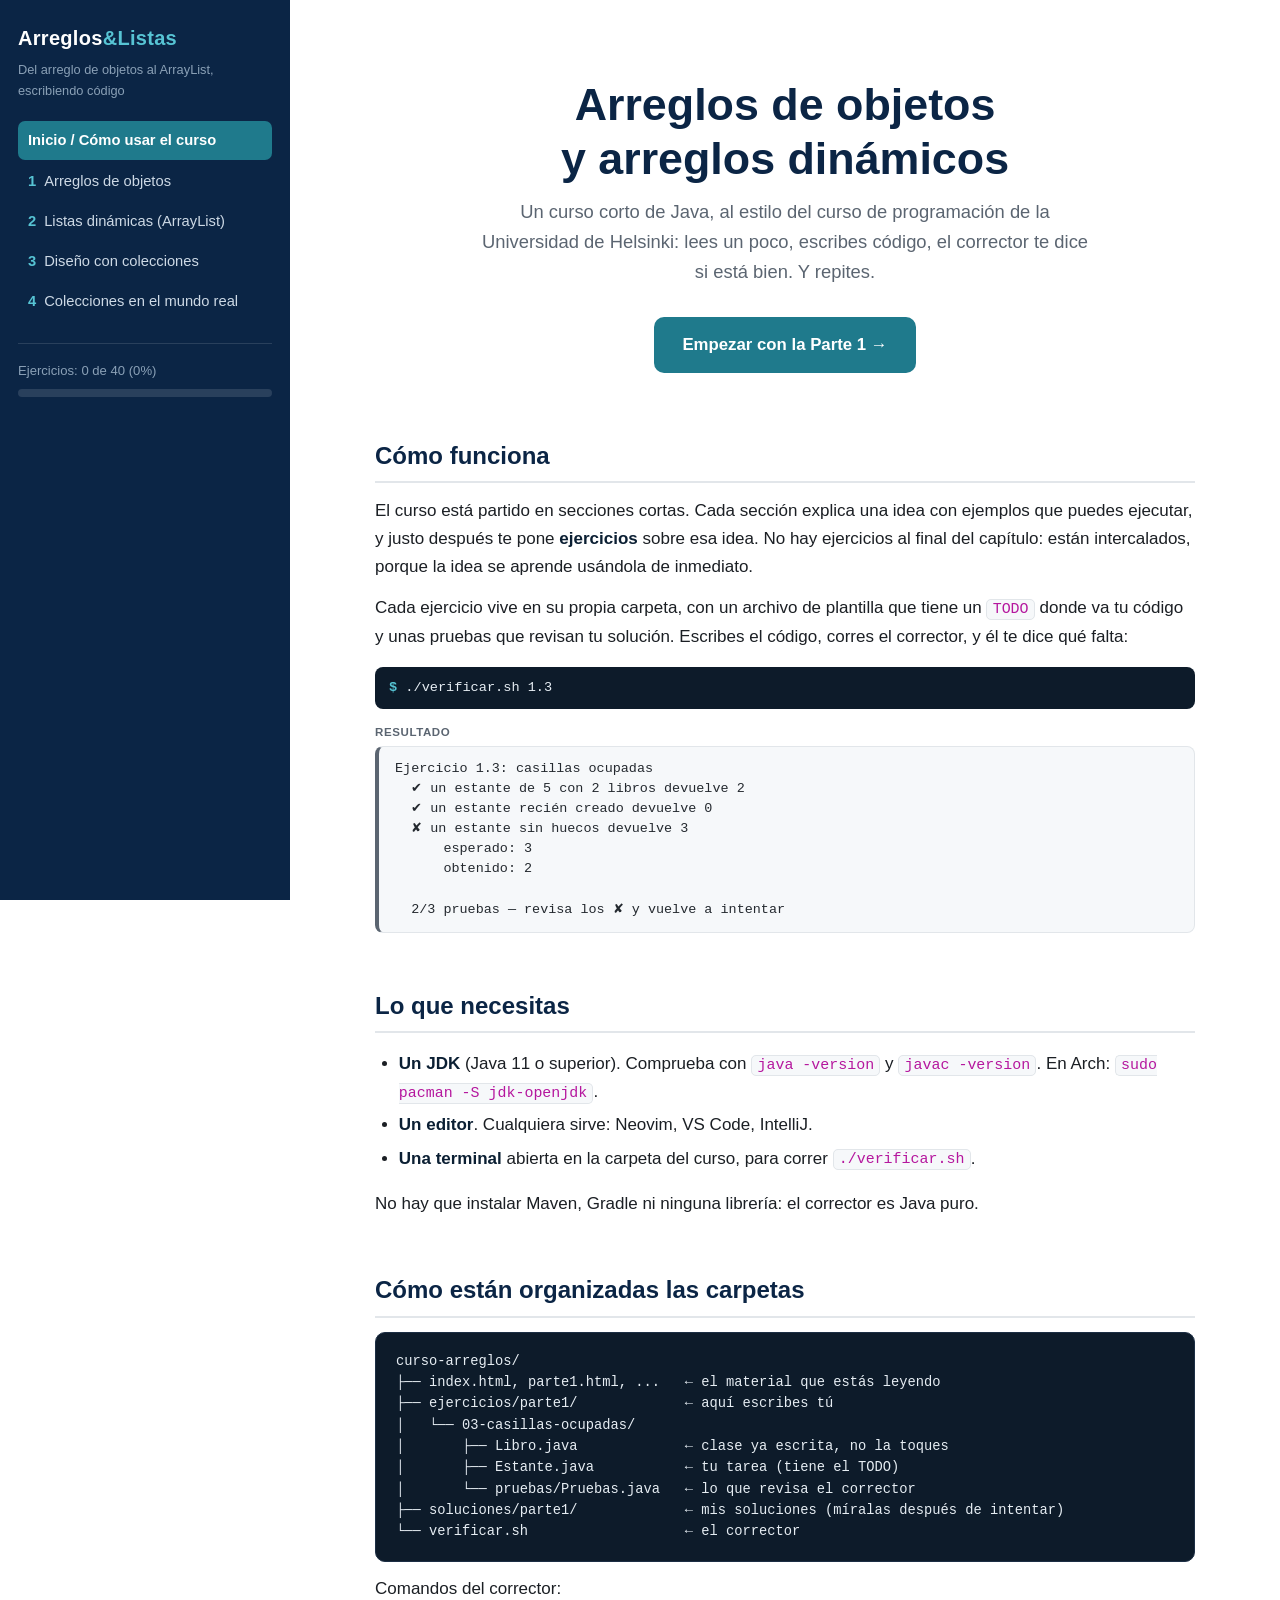
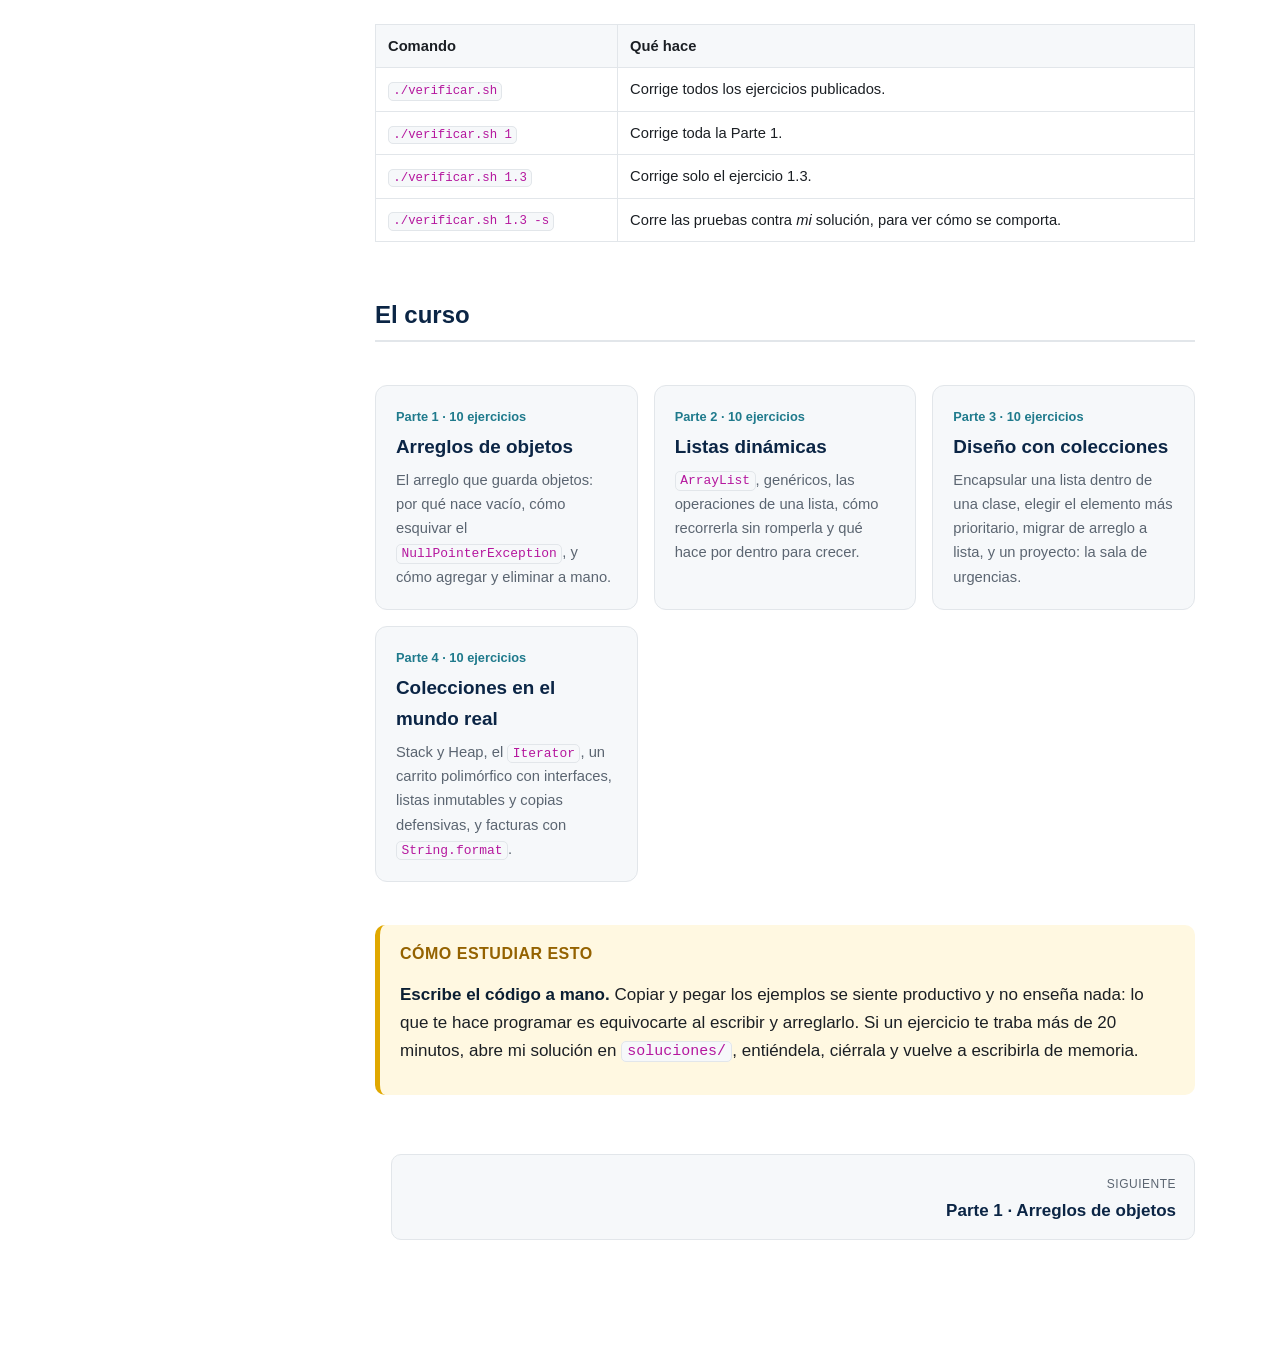
<file: index.html>
<!DOCTYPE html>
<html lang="es">
<head>
<meta charset="utf-8">
<meta name="viewport" content="width=device-width, initial-scale=1">
<title>Arreglos de Objetos y Arreglos Dinámicos · Curso</title>
<link rel="stylesheet" href="styles.css">
</head>
<body>
<main><div class="content">

  <div class="hero">
    <h1>Arreglos de objetos<br>y arreglos dinámicos</h1>
    <p class="lead">Un curso corto de Java, al estilo del curso de programación de la Universidad de Helsinki:
      lees un poco, escribes código, el corrector te dice si está bien. Y repites.</p>
    <a class="cta" href="parte1.html">Empezar con la Parte 1 →</a>
  </div>

  <h2>Cómo funciona</h2>
  <p>El curso está partido en secciones cortas. Cada sección explica una idea con ejemplos que puedes ejecutar,
    y justo después te pone <strong>ejercicios</strong> sobre esa idea. No hay ejercicios al final del capítulo:
    están intercalados, porque la idea se aprende usándola de inmediato.</p>
  <p>Cada ejercicio vive en su propia carpeta, con un archivo de plantilla que tiene un <code>TODO</code> donde va tu
    código y unas pruebas que revisan tu solución. Escribes el código, corres el corrector, y él te dice qué falta:</p>

  <div class="comando">./verificar.sh 1.3</div>
  <p class="salida-label">resultado</p>
  <div class="salida">Ejercicio 1.3: casillas ocupadas
  ✔ un estante de 5 con 2 libros devuelve 2
  ✔ un estante recién creado devuelve 0
  ✘ un estante sin huecos devuelve 3
      esperado: 3
      obtenido: 2

  2/3 pruebas — revisa los ✘ y vuelve a intentar</div>

  <h2>Lo que necesitas</h2>
  <ul>
    <li><strong>Un JDK</strong> (Java 11 o superior). Comprueba con <code>java -version</code> y <code>javac -version</code>.
      En Arch: <code>sudo pacman -S jdk-openjdk</code>.</li>
    <li><strong>Un editor</strong>. Cualquiera sirve: Neovim, VS Code, IntelliJ.</li>
    <li><strong>Una terminal</strong> abierta en la carpeta del curso, para correr <code>./verificar.sh</code>.</li>
  </ul>
  <p>No hay que instalar Maven, Gradle ni ninguna librería: el corrector es Java puro.</p>

  <h2>Cómo están organizadas las carpetas</h2>
  <pre><code>curso-arreglos/
├── index.html, parte1.html, ...   ← el material que estás leyendo
├── ejercicios/parte1/             ← aquí escribes tú
│   └── 03-casillas-ocupadas/
│       ├── Libro.java             ← clase ya escrita, no la toques
│       ├── Estante.java           ← tu tarea (tiene el TODO)
│       └── pruebas/Pruebas.java   ← lo que revisa el corrector
├── soluciones/parte1/             ← mis soluciones (míralas después de intentar)
└── verificar.sh                   ← el corrector</code></pre>

  <p>Comandos del corrector:</p>
  <table>
    <tr><th>Comando</th><th>Qué hace</th></tr>
    <tr><td><code>./verificar.sh</code></td><td>Corrige todos los ejercicios publicados.</td></tr>
    <tr><td><code>./verificar.sh 1</code></td><td>Corrige toda la Parte 1.</td></tr>
    <tr><td><code>./verificar.sh 1.3</code></td><td>Corrige solo el ejercicio 1.3.</td></tr>
    <tr><td><code>./verificar.sh 1.3 -s</code></td><td>Corre las pruebas contra <em>mi</em> solución, para ver cómo se comporta.</td></tr>
  </table>

  <h2>El curso</h2>
  <div class="cards">
    <div class="card">
      <p class="n">Parte 1 · 10 ejercicios</p>
      <h3>Arreglos de objetos</h3>
      <p>El arreglo que guarda objetos: por qué nace vacío, cómo esquivar el
        <code>NullPointerException</code>, y cómo agregar y eliminar a mano.</p>
    </div>
    <div class="card">
      <p class="n">Parte 2 · 10 ejercicios</p>
      <h3>Listas dinámicas</h3>
      <p><code>ArrayList</code>, genéricos, las operaciones de una lista, cómo recorrerla sin romperla
        y qué hace por dentro para crecer.</p>
    </div>
    <div class="card">
      <p class="n">Parte 3 · 10 ejercicios</p>
      <h3>Diseño con colecciones</h3>
      <p>Encapsular una lista dentro de una clase, elegir el elemento más prioritario, migrar de arreglo a lista,
        y un proyecto: la sala de urgencias.</p>
    </div>
    <div class="card">
      <p class="n">Parte 4 · 10 ejercicios</p>
      <h3>Colecciones en el mundo real</h3>
      <p>Stack y Heap, el <code>Iterator</code>, un carrito polimórfico con interfaces, listas inmutables y
        copias defensivas, y facturas con <code>String.format</code>.</p>
    </div>
  </div>

  <div class="box nota">
    <h4>Cómo estudiar esto</h4>
    <p><strong>Escribe el código a mano.</strong> Copiar y pegar los ejemplos se siente productivo y no enseña nada:
      lo que te hace programar es equivocarte al escribir y arreglarlo. Si un ejercicio te traba más de 20 minutos,
      abre mi solución en <code>soluciones/</code>, entiéndela, ciérrala y vuelve a escribirla de memoria.</p>
  </div>

  <div class="pager">
    <span></span>
    <a class="next" href="parte1.html">
      <span class="dir">Siguiente</span><br>
      <span class="ttl">Parte 1 · Arreglos de objetos</span>
    </a>
  </div>

</div></main>
<script src="nav.js"></script>
</body>
</html>
</file>
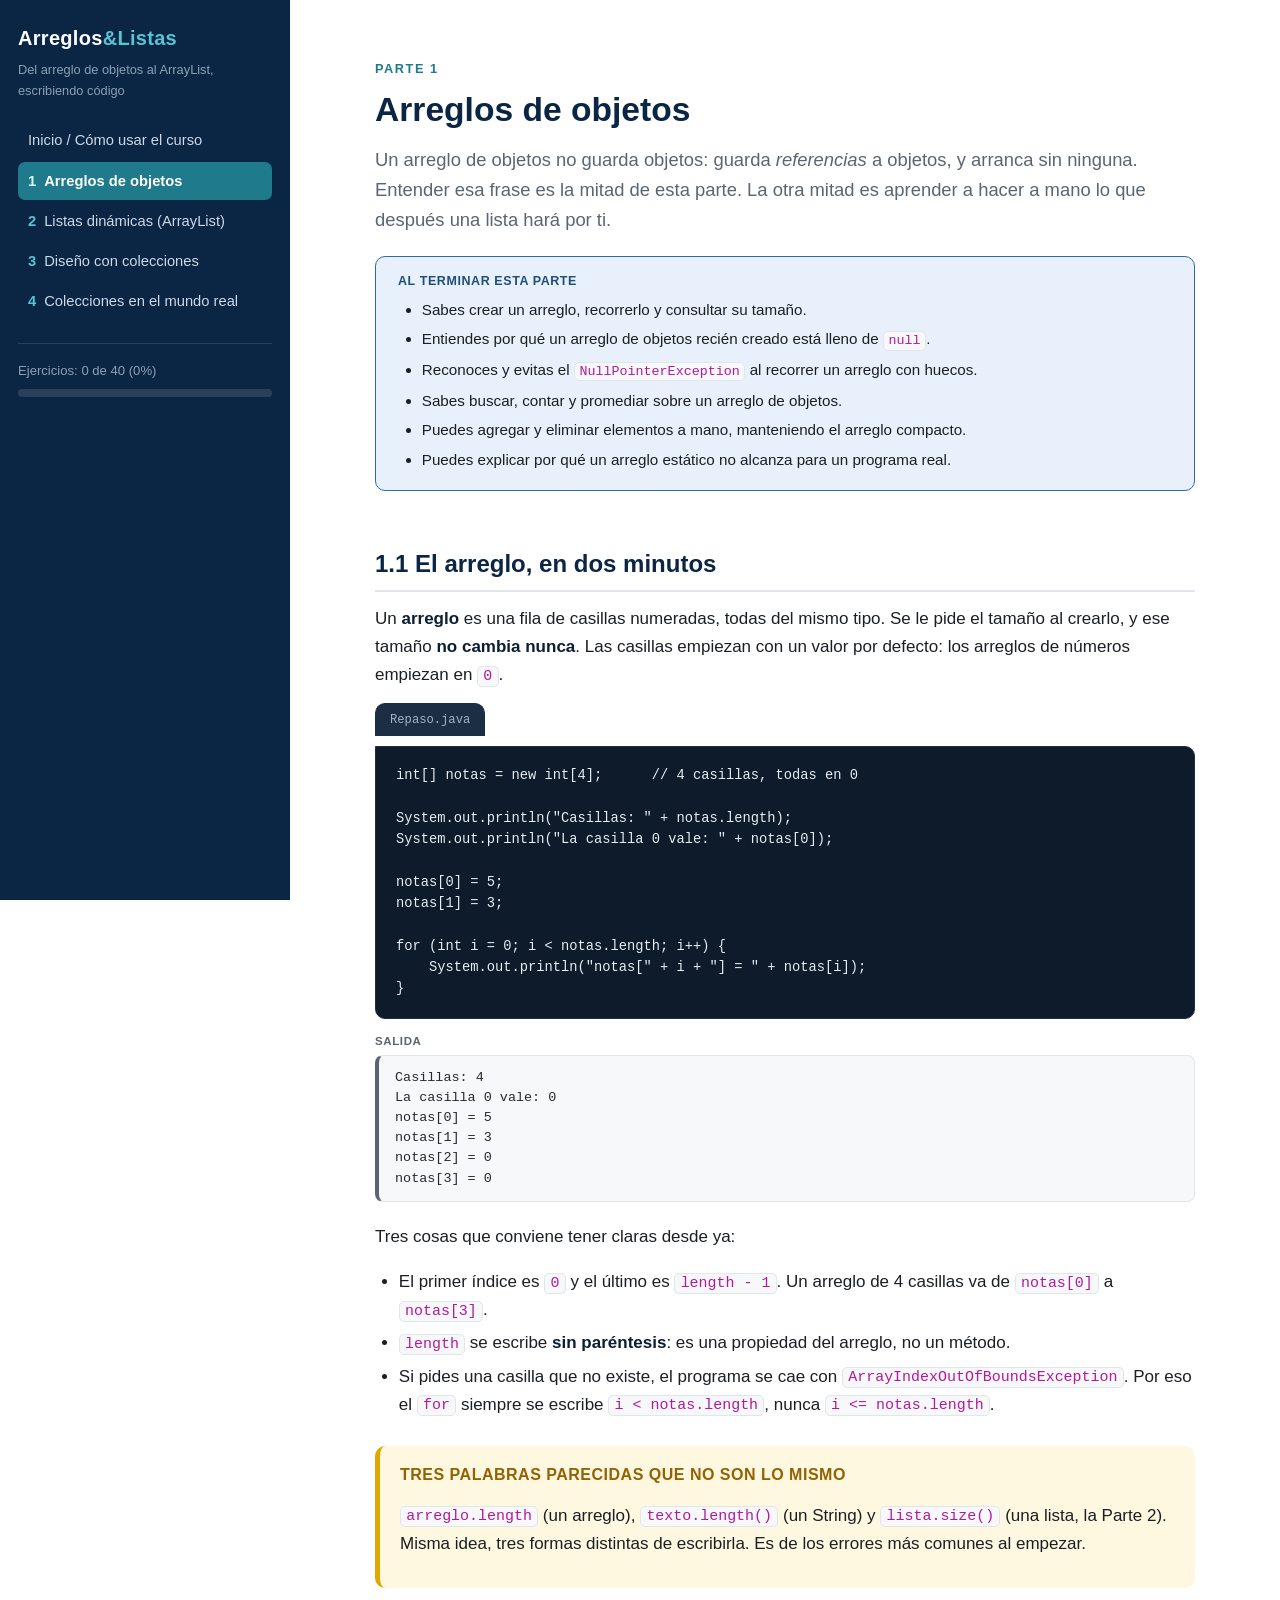
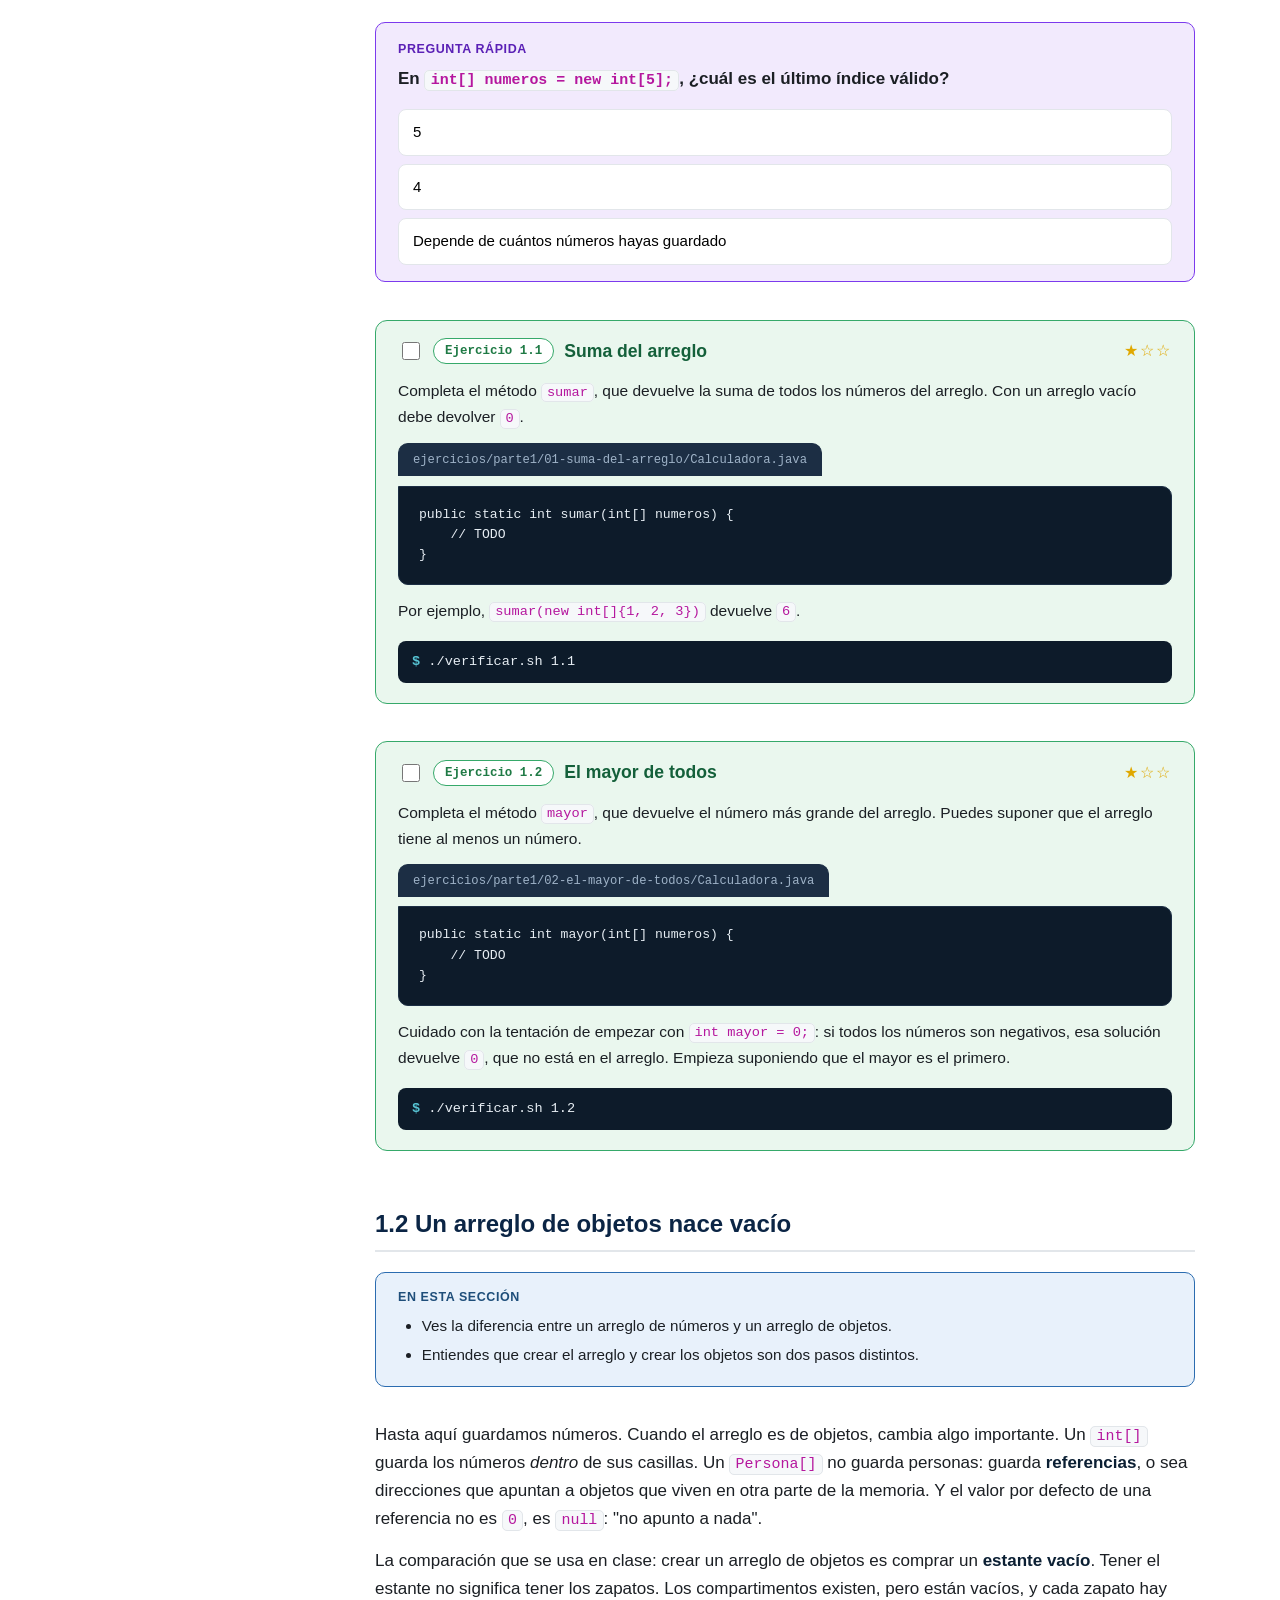
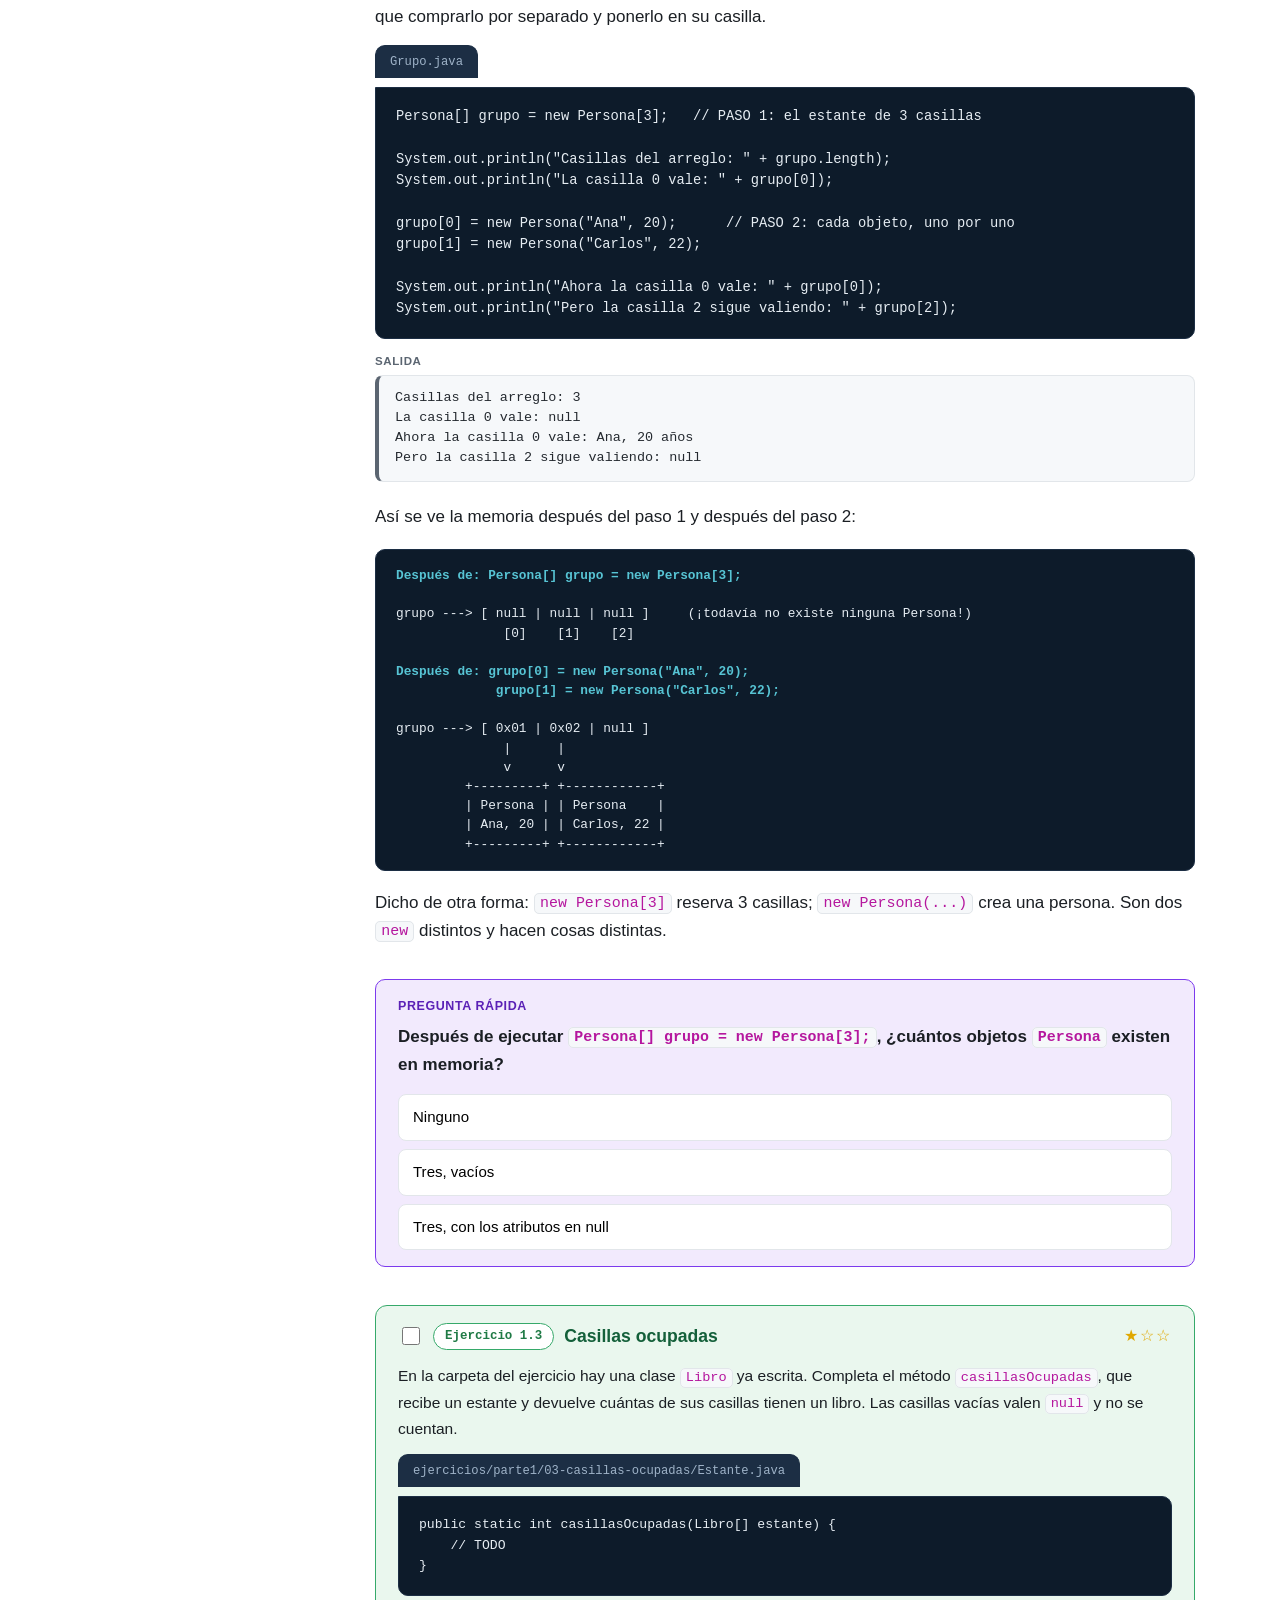
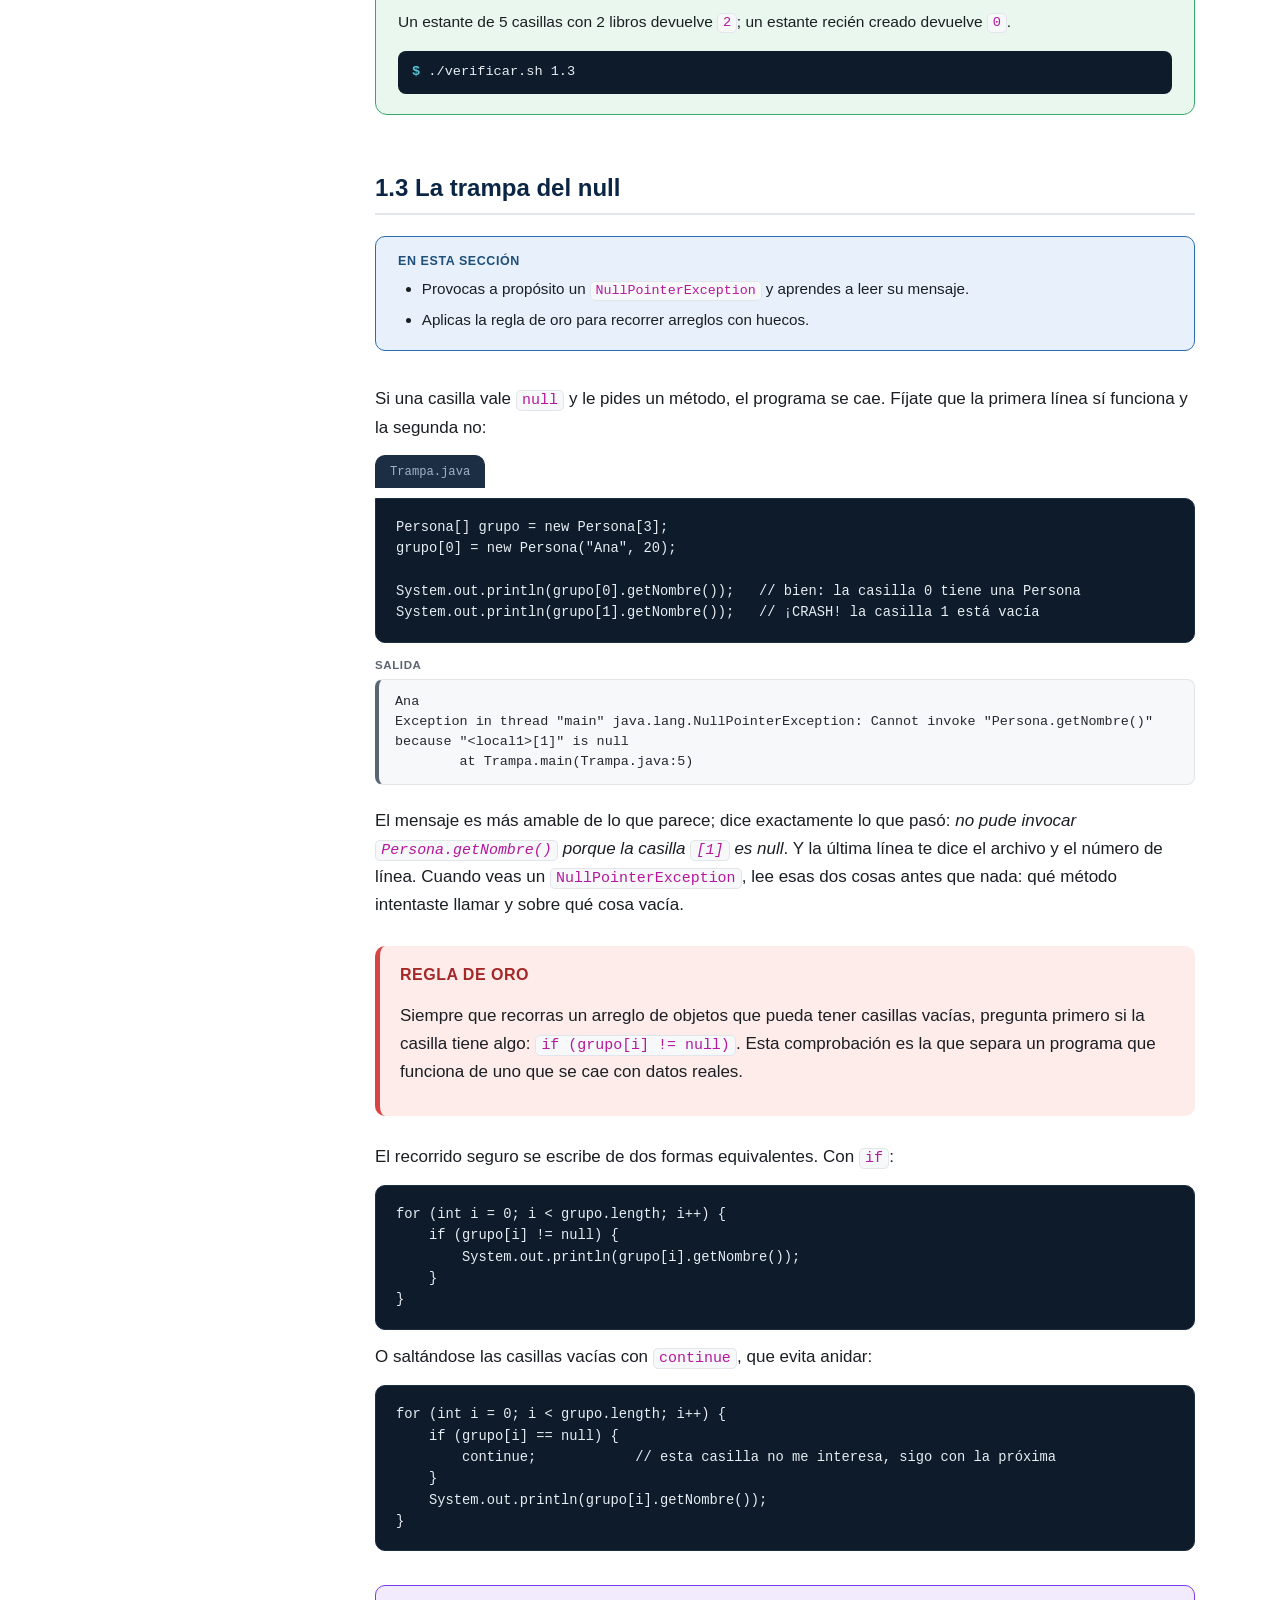
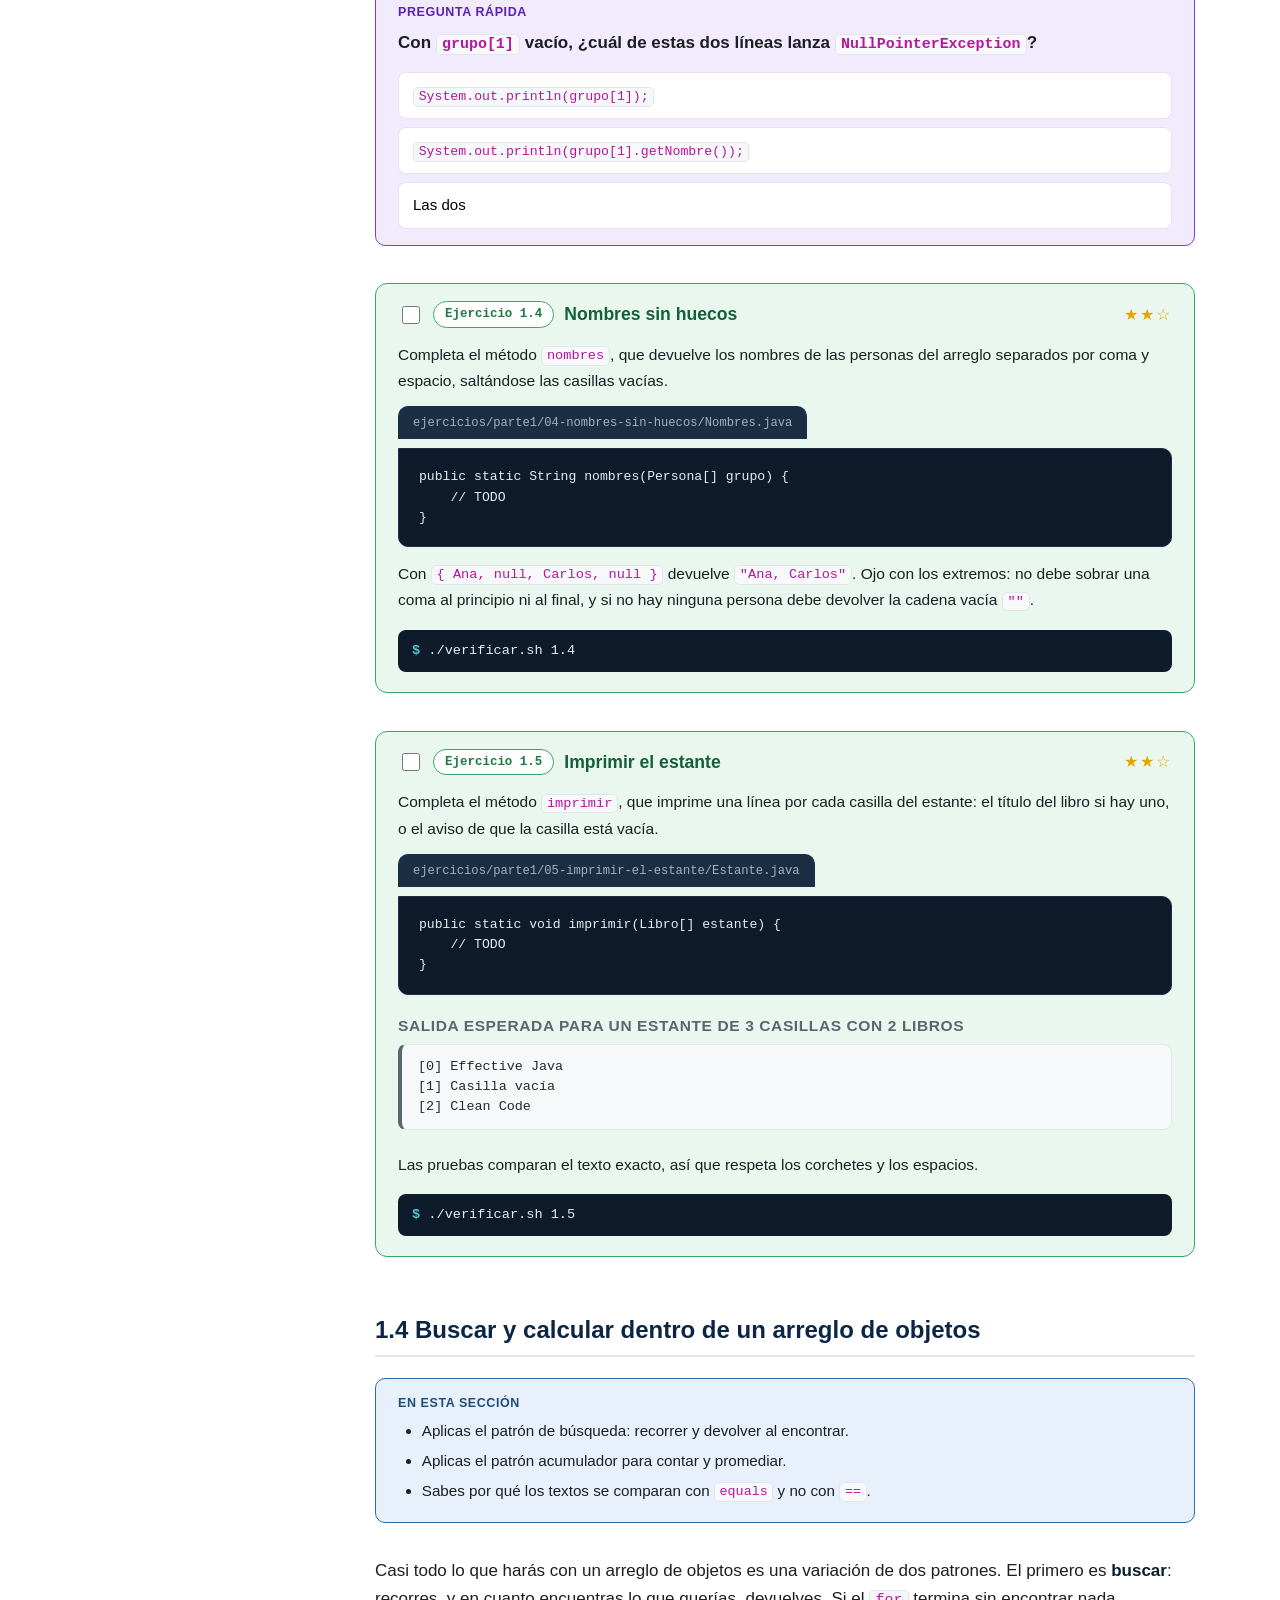
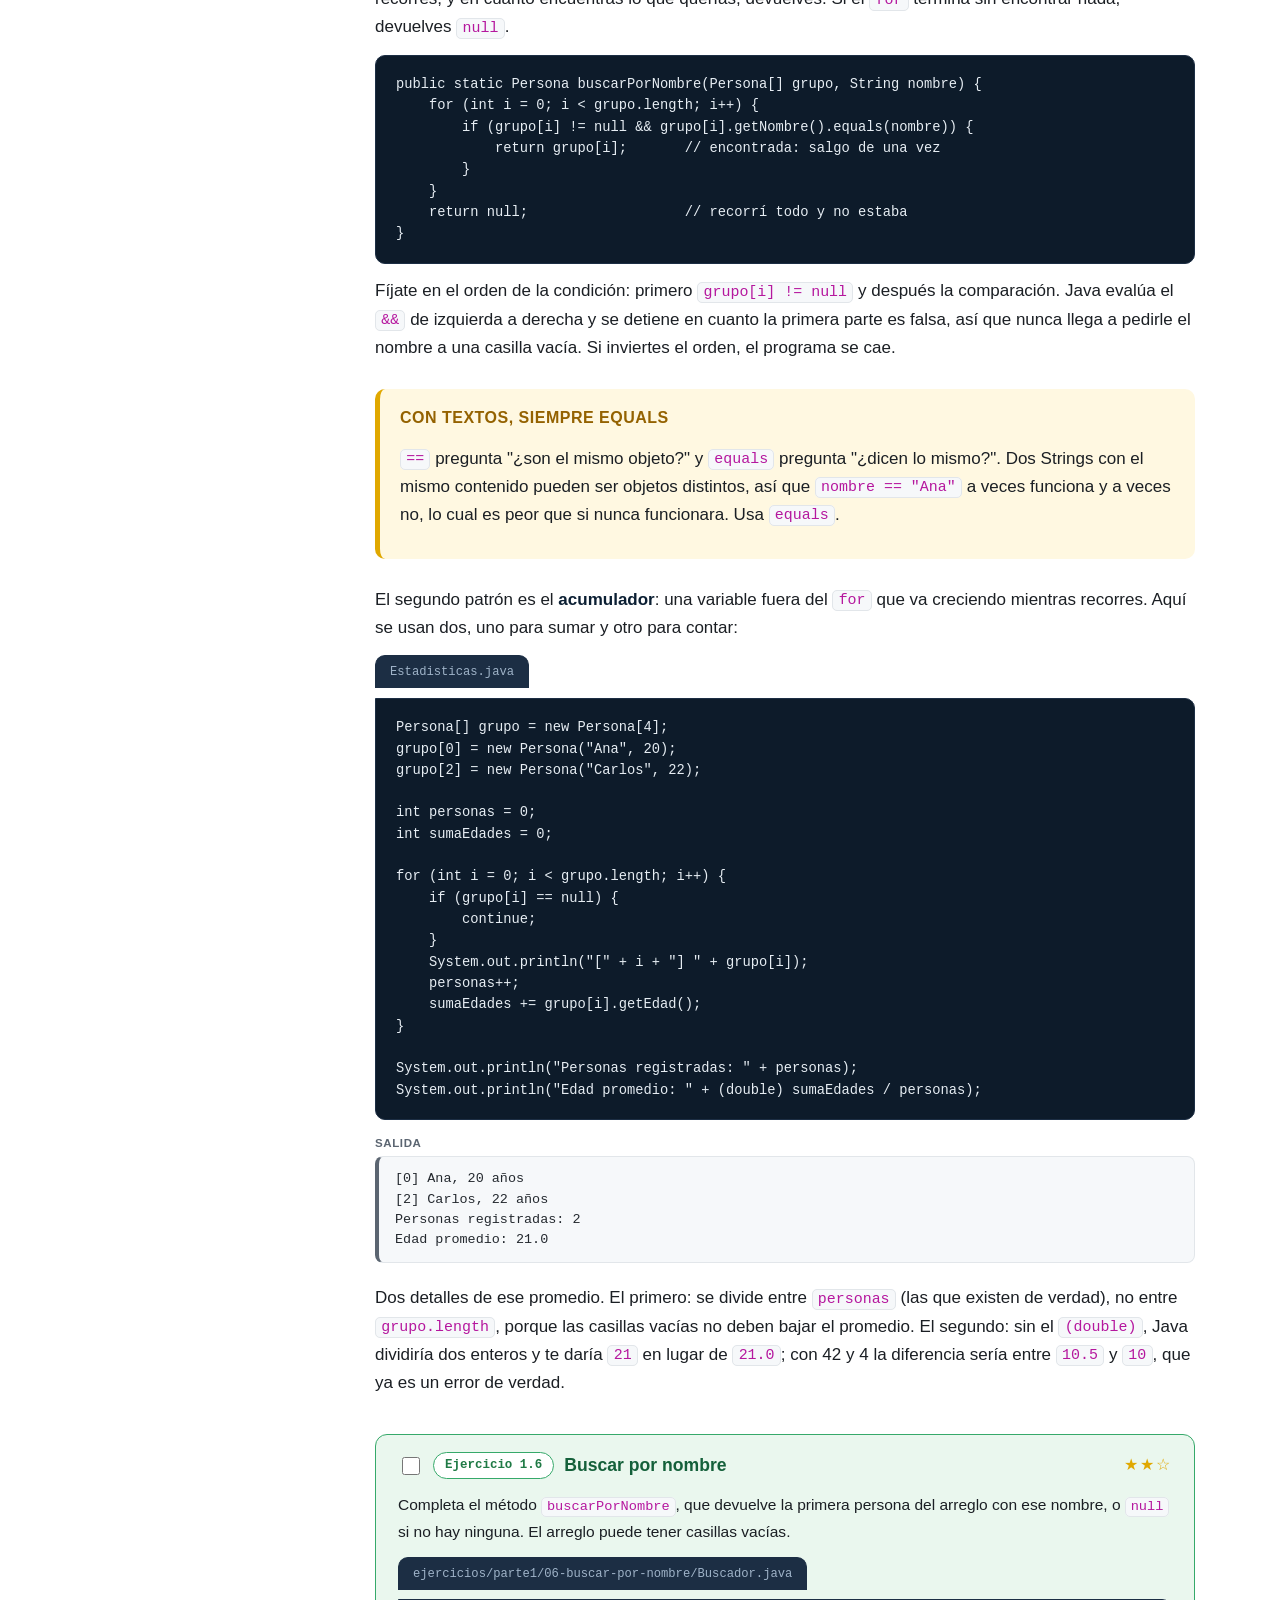
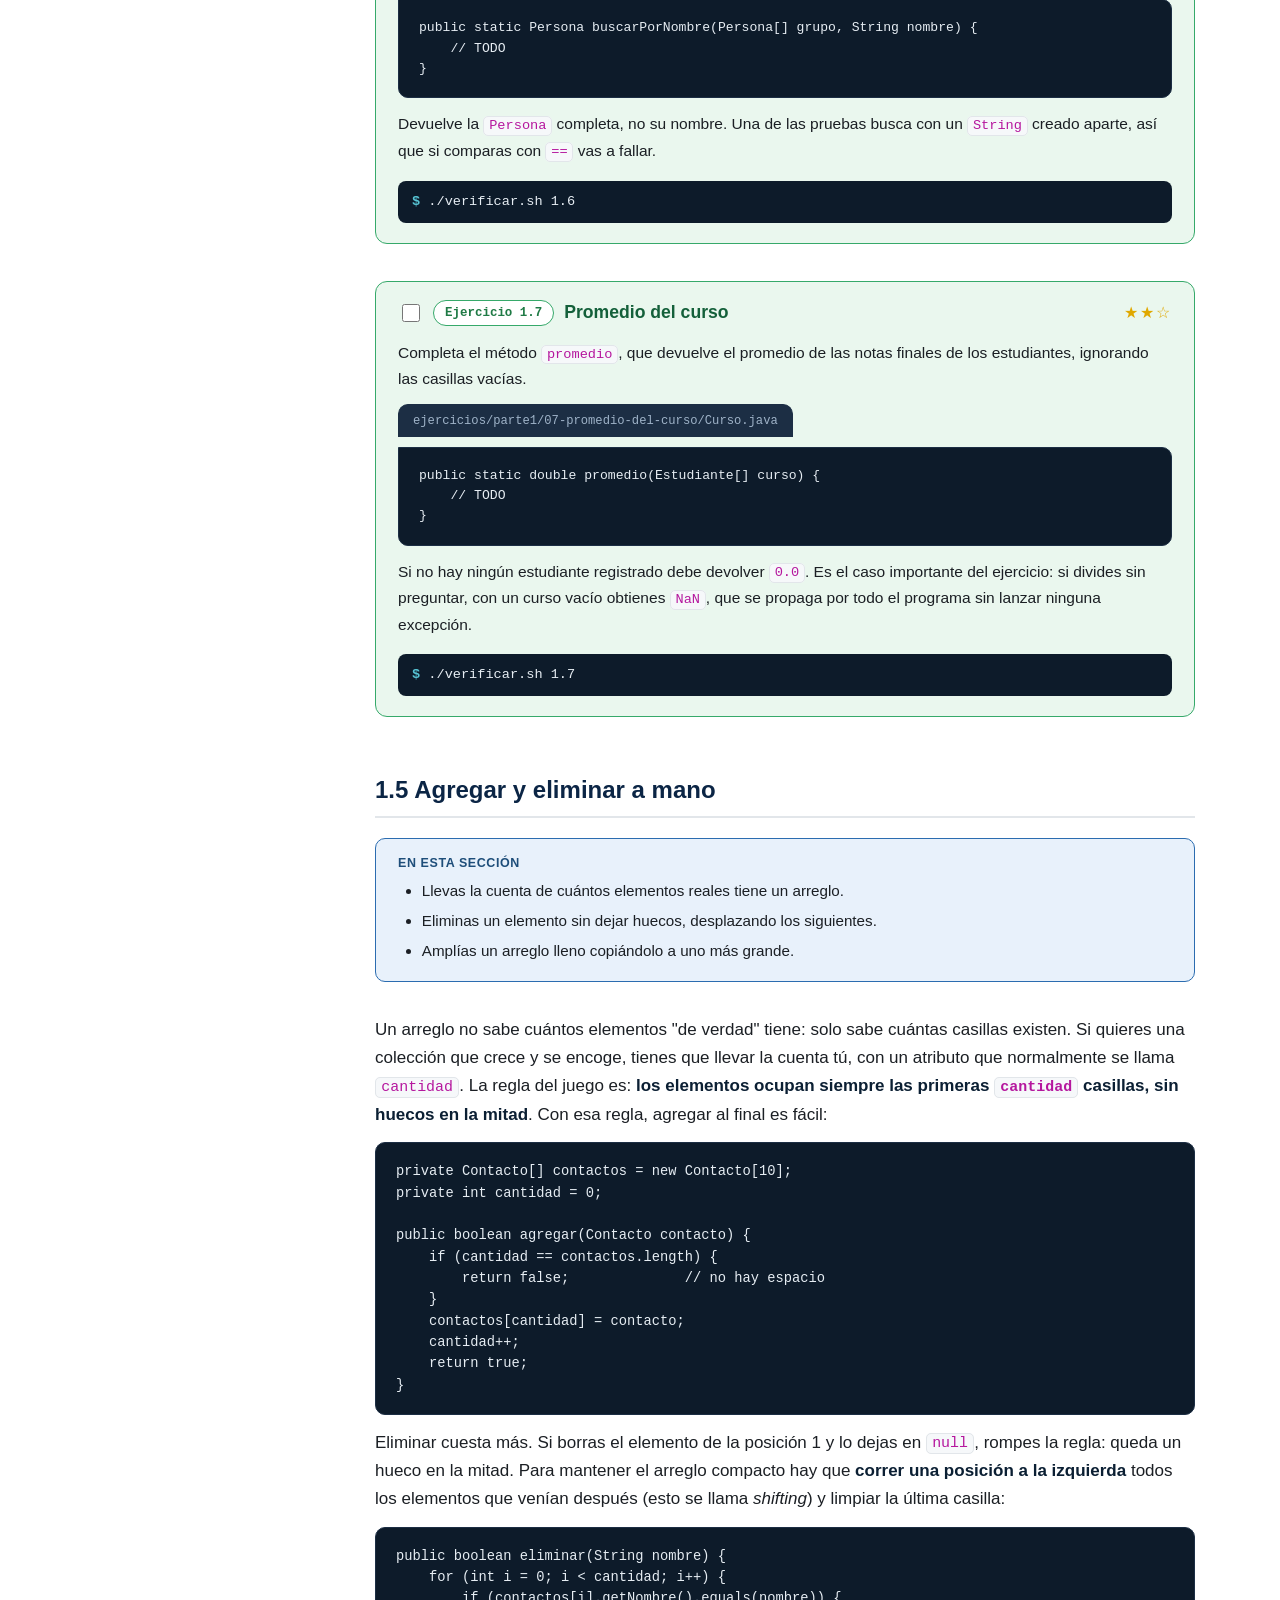
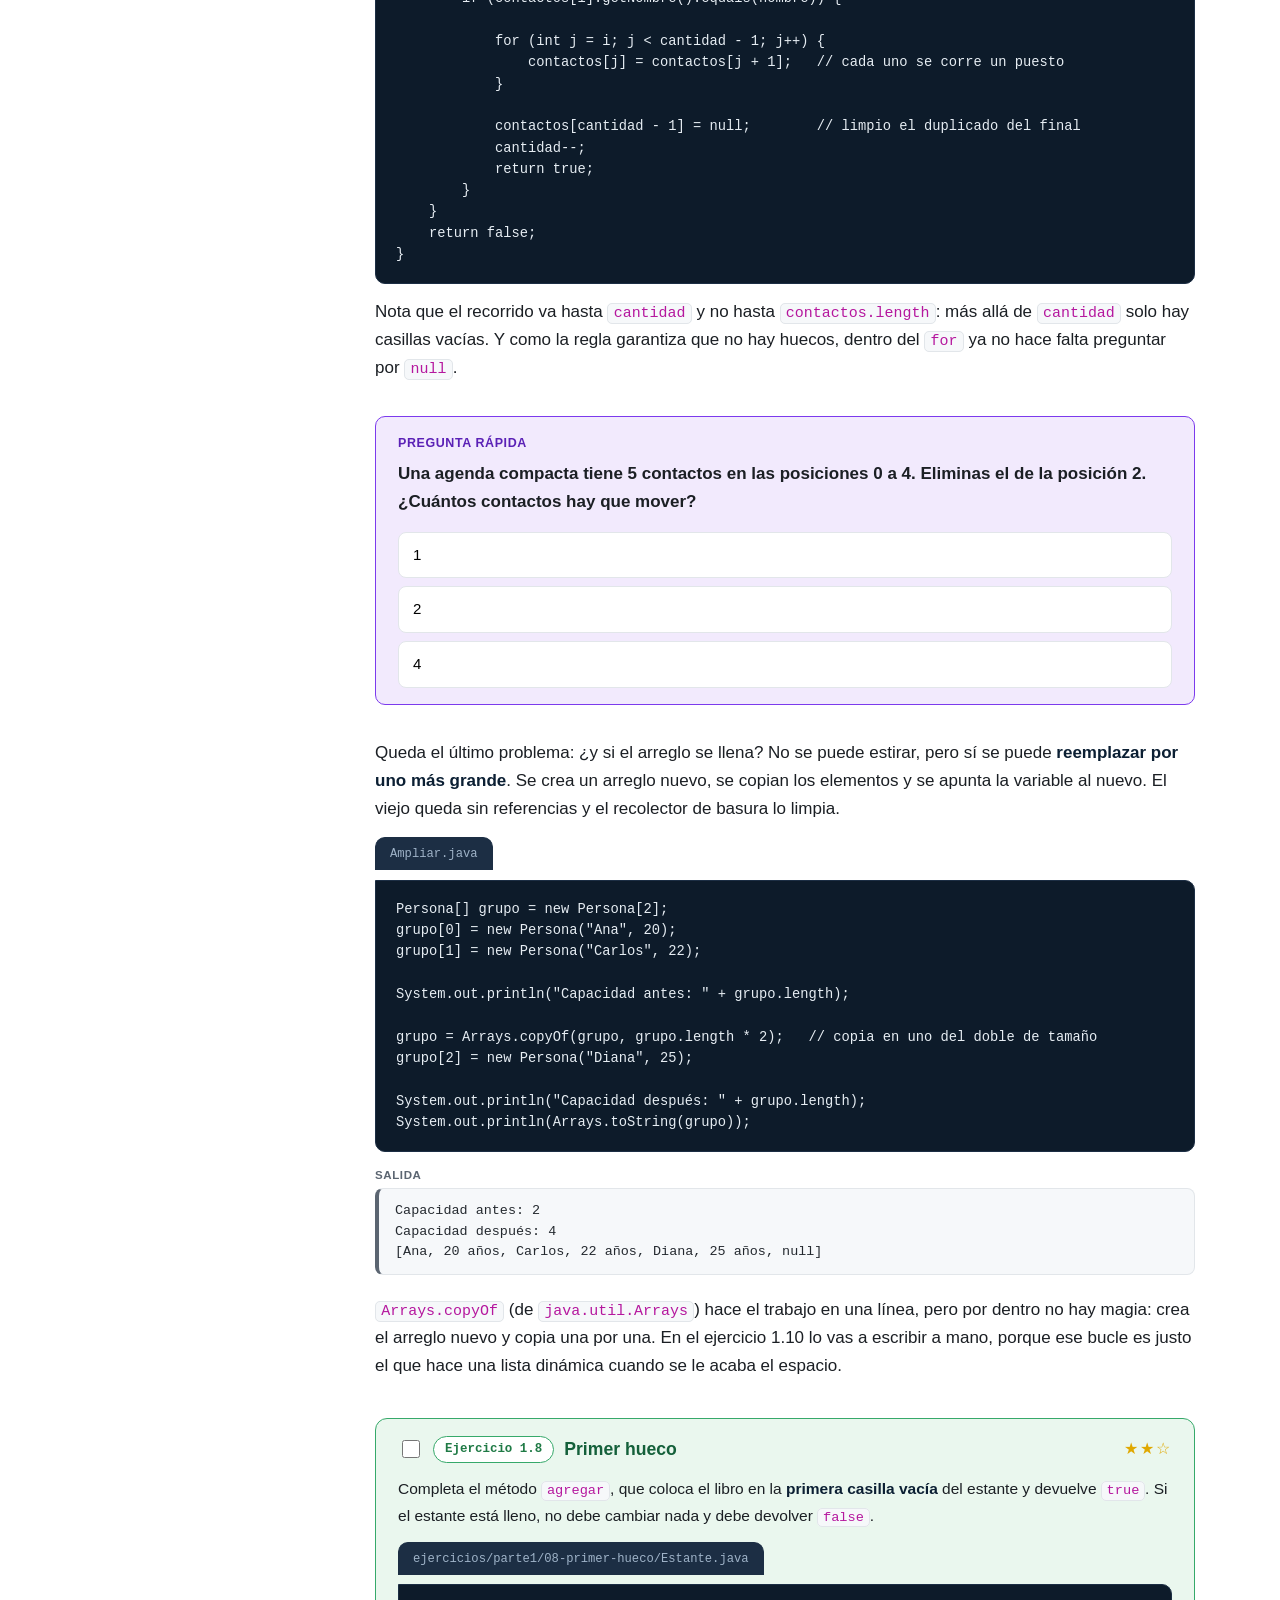
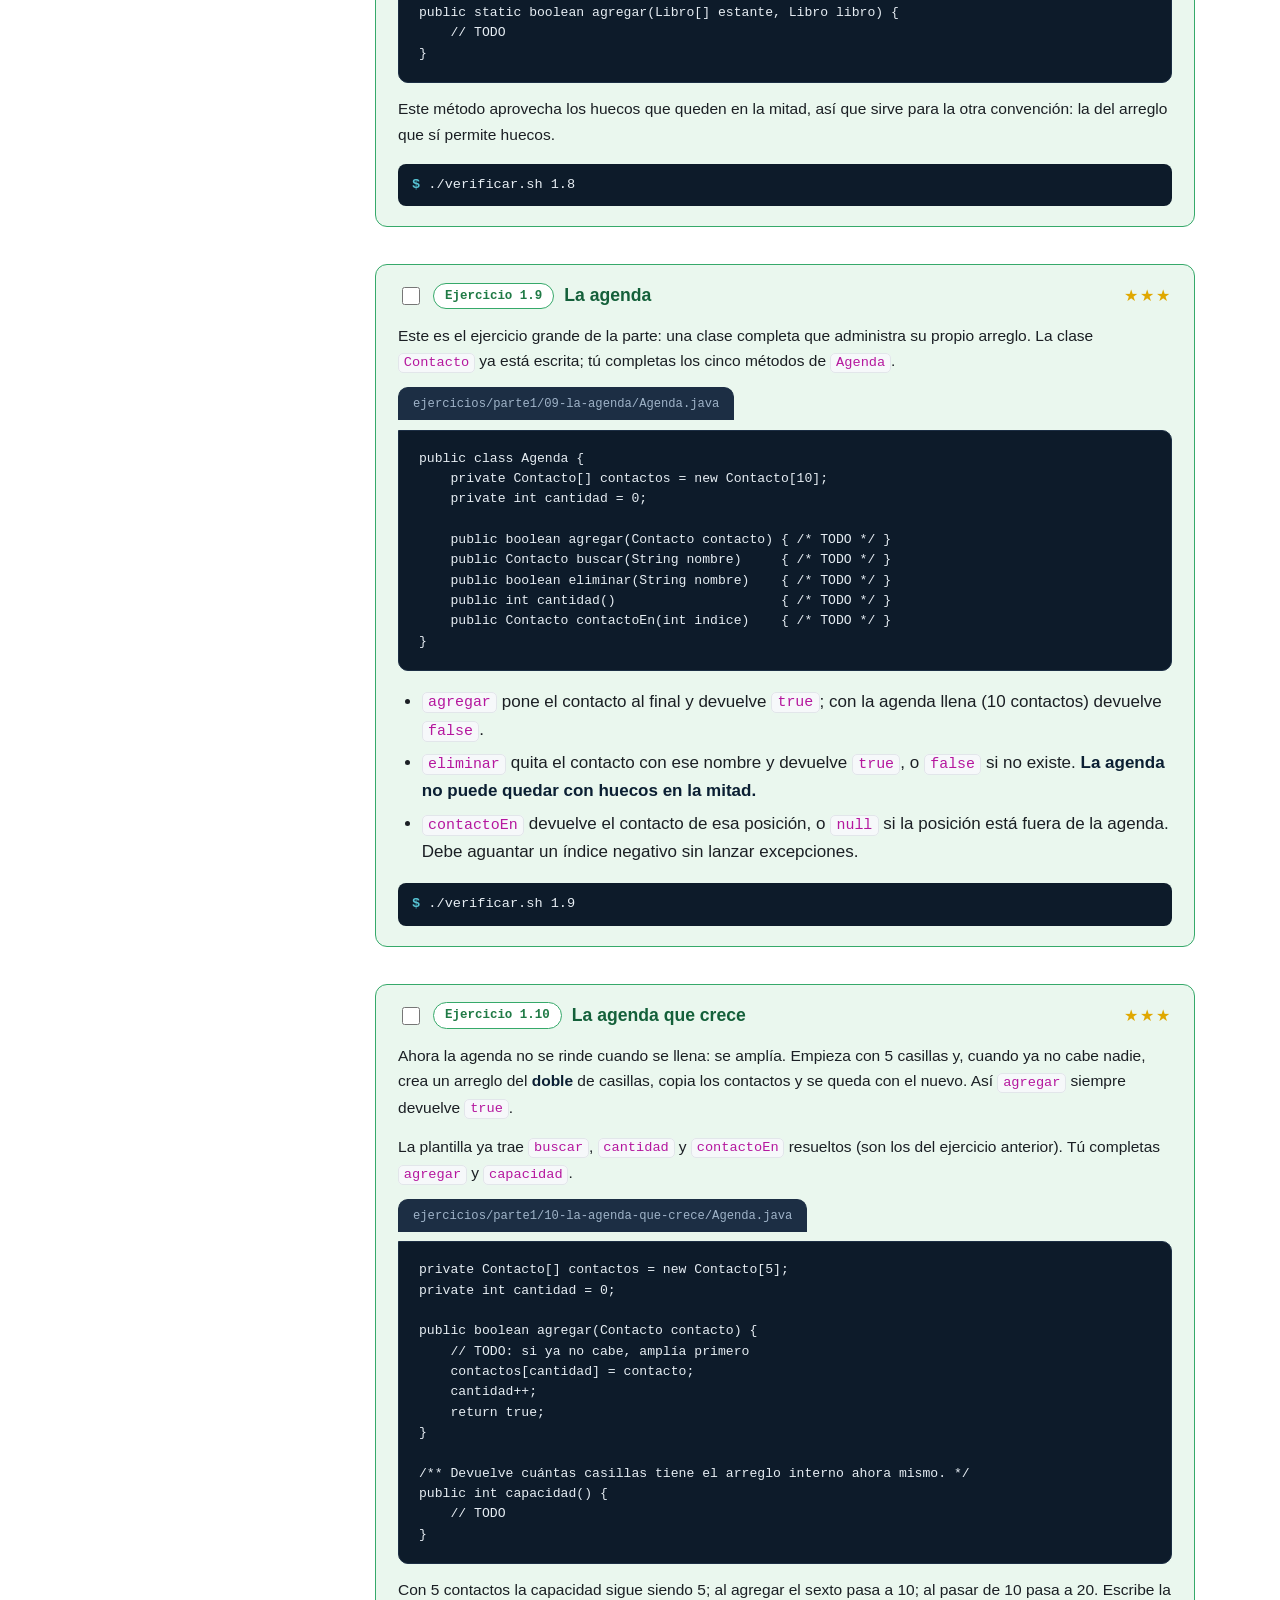
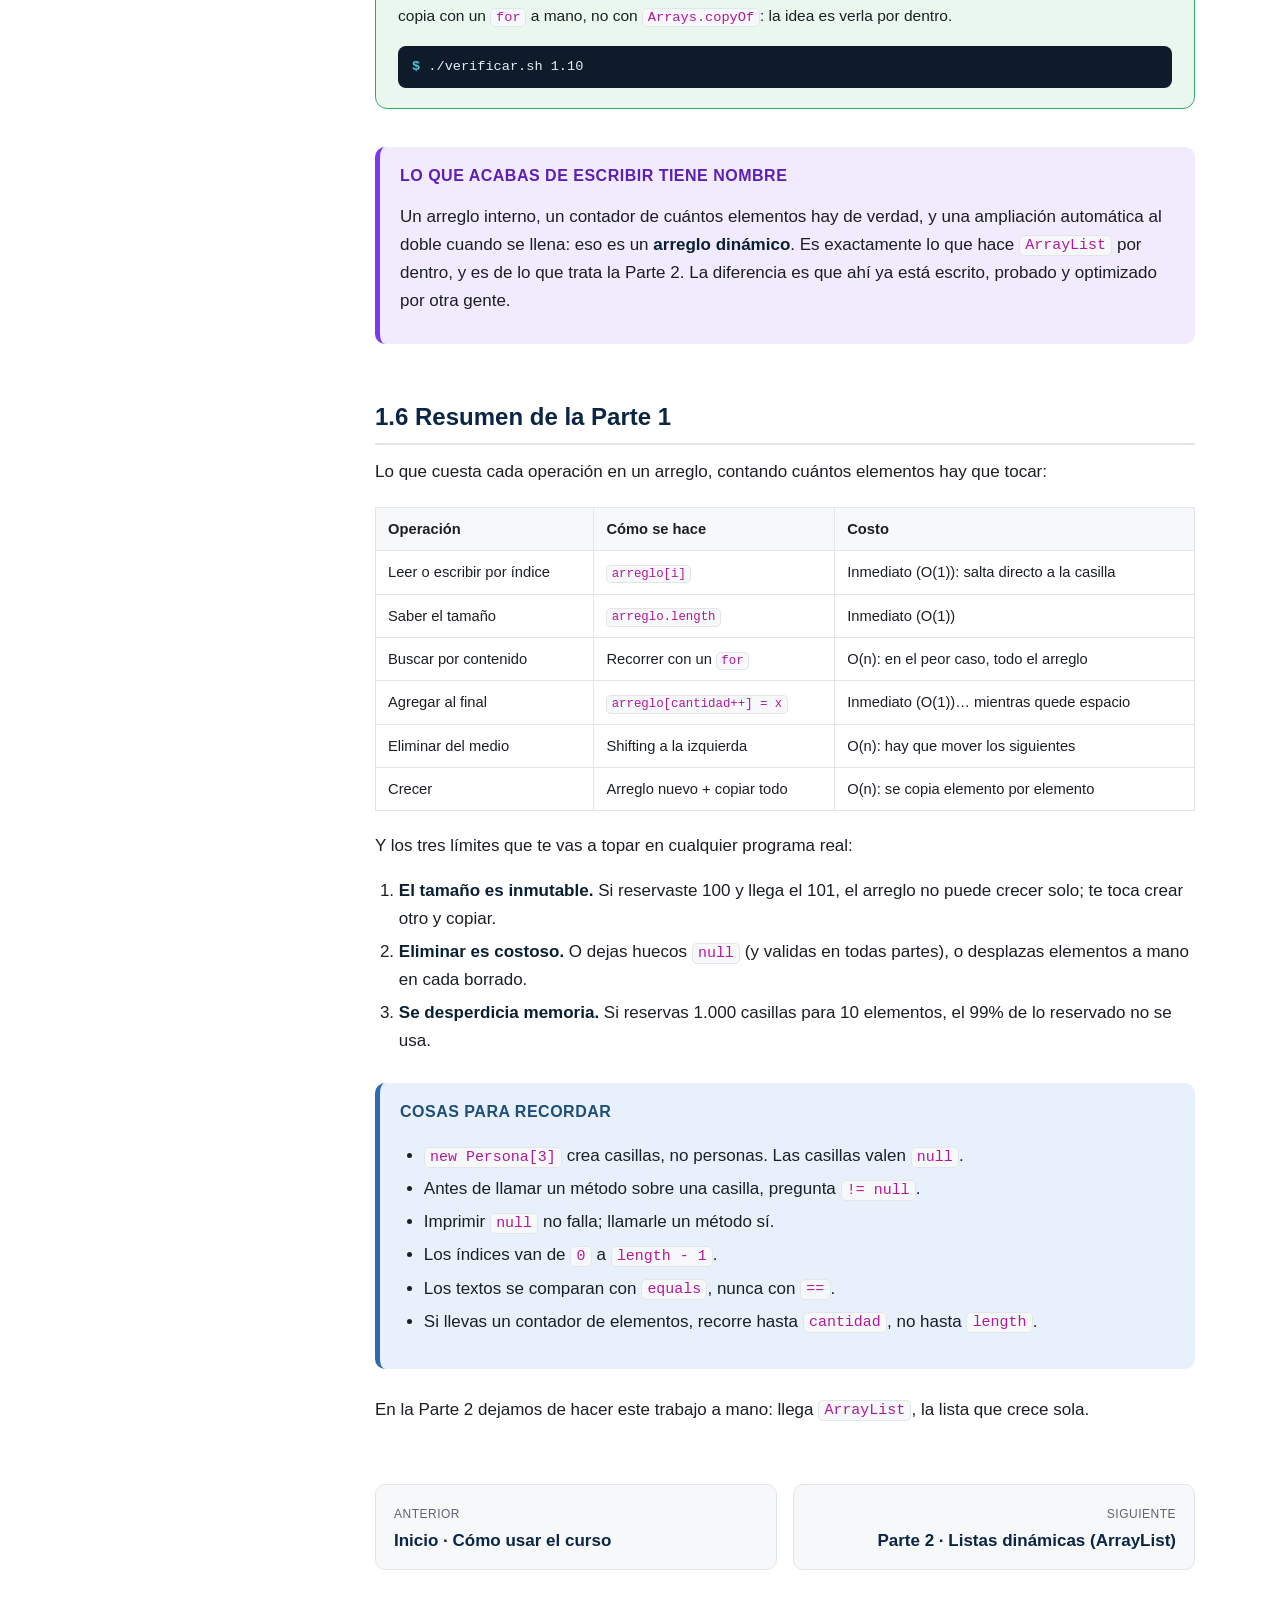
<file: parte1.html>
<!DOCTYPE html>
<html lang="es">
<head>
<meta charset="utf-8">
<meta name="viewport" content="width=device-width, initial-scale=1">
<title>Parte 1 · Arreglos de objetos</title>
<link rel="stylesheet" href="styles.css">
</head>
<body>
<main><div class="content">

  <p class="part-eyebrow">Parte 1</p>
  <h1>Arreglos de objetos</h1>
  <p class="lead">Un arreglo de objetos no guarda objetos: guarda <em>referencias</em> a objetos, y arranca sin
    ninguna. Entender esa frase es la mitad de esta parte. La otra mitad es aprender a hacer a mano lo que después
    una lista hará por ti.</p>

  <div class="objetivos">
    <h4>Al terminar esta parte</h4>
    <ul>
      <li>Sabes crear un arreglo, recorrerlo y consultar su tamaño.</li>
      <li>Entiendes por qué un arreglo de objetos recién creado está lleno de <code>null</code>.</li>
      <li>Reconoces y evitas el <code>NullPointerException</code> al recorrer un arreglo con huecos.</li>
      <li>Sabes buscar, contar y promediar sobre un arreglo de objetos.</li>
      <li>Puedes agregar y eliminar elementos a mano, manteniendo el arreglo compacto.</li>
      <li>Puedes explicar por qué un arreglo estático no alcanza para un programa real.</li>
    </ul>
  </div>

  <h2>1.1 El arreglo, en dos minutos</h2>

  <p>Un <strong>arreglo</strong> es una fila de casillas numeradas, todas del mismo tipo. Se le pide el tamaño al
    crearlo, y ese tamaño <strong>no cambia nunca</strong>. Las casillas empiezan con un valor por defecto: los
    arreglos de números empiezan en <code>0</code>.</p>

  <div class="filename">Repaso.java</div>
  <pre><code>int[] notas = new int[4];      // 4 casillas, todas en 0

System.out.println("Casillas: " + notas.length);
System.out.println("La casilla 0 vale: " + notas[0]);

notas[0] = 5;
notas[1] = 3;

for (int i = 0; i &lt; notas.length; i++) {
    System.out.println("notas[" + i + "] = " + notas[i]);
}</code></pre>

  <p class="salida-label">salida</p>
  <div class="salida">Casillas: 4
La casilla 0 vale: 0
notas[0] = 5
notas[1] = 3
notas[2] = 0
notas[3] = 0</div>

  <p>Tres cosas que conviene tener claras desde ya:</p>
  <ul>
    <li>El primer índice es <code>0</code> y el último es <code>length - 1</code>. Un arreglo de 4 casillas va de
      <code>notas[0]</code> a <code>notas[3]</code>.</li>
    <li><code>length</code> se escribe <strong>sin paréntesis</strong>: es una propiedad del arreglo, no un método.</li>
    <li>Si pides una casilla que no existe, el programa se cae con
      <code>ArrayIndexOutOfBoundsException</code>. Por eso el <code>for</code> siempre se escribe
      <code>i &lt; notas.length</code>, nunca <code>i &lt;= notas.length</code>.</li>
  </ul>

  <div class="box nota">
    <h4>Tres palabras parecidas que no son lo mismo</h4>
    <p><code>arreglo.length</code> (un arreglo), <code>texto.length()</code> (un String) y <code>lista.size()</code>
      (una lista, la Parte 2). Misma idea, tres formas distintas de escribirla. Es de los errores más comunes al
      empezar.</p>
  </div>

  <div class="quiz" data-respuesta="b">
    <h4>Pregunta rápida</h4>
    <p class="pregunta">En <code>int[] numeros = new int[5];</code>, ¿cuál es el último índice válido?</p>
    <div class="ops">
      <button data-op="a">5</button>
      <button data-op="b">4</button>
      <button data-op="c">Depende de cuántos números hayas guardado</button>
    </div>
    <p class="fb">El arreglo tiene 5 casillas, numeradas de <code>0</code> a <code>4</code>. Pedir
      <code>numeros[5]</code> lanza <code>ArrayIndexOutOfBoundsException</code>. Y el tamaño no depende de cuántas
      casillas hayas usado: son 5 desde el momento en que lo creas.</p>
  </div>

  <section class="ejercicio" data-id="1.1">
    <header>
      <span class="ej-num">Ejercicio 1.1</span>
      <h3>Suma del arreglo</h3>
      <span class="estrellas">★☆☆</span>
    </header>
    <p>Completa el método <code>sumar</code>, que devuelve la suma de todos los números del arreglo. Con un arreglo
      vacío debe devolver <code>0</code>.</p>
    <div class="filename">ejercicios/parte1/01-suma-del-arreglo/Calculadora.java</div>
    <pre><code>public static int sumar(int[] numeros) {
    // TODO
}</code></pre>
    <p>Por ejemplo, <code>sumar(new int[]{1, 2, 3})</code> devuelve <code>6</code>.</p>
    <div class="comando">./verificar.sh 1.1</div>
  </section>

  <section class="ejercicio" data-id="1.2">
    <header>
      <span class="ej-num">Ejercicio 1.2</span>
      <h3>El mayor de todos</h3>
      <span class="estrellas">★☆☆</span>
    </header>
    <p>Completa el método <code>mayor</code>, que devuelve el número más grande del arreglo. Puedes suponer que el
      arreglo tiene al menos un número.</p>
    <div class="filename">ejercicios/parte1/02-el-mayor-de-todos/Calculadora.java</div>
    <pre><code>public static int mayor(int[] numeros) {
    // TODO
}</code></pre>
    <p>Cuidado con la tentación de empezar con <code>int mayor = 0;</code>: si todos los números son negativos, esa
      solución devuelve <code>0</code>, que no está en el arreglo. Empieza suponiendo que el mayor es el primero.</p>
    <div class="comando">./verificar.sh 1.2</div>
  </section>

  <h2>1.2 Un arreglo de objetos nace vacío</h2>

  <div class="objetivos">
    <h4>En esta sección</h4>
    <ul>
      <li>Ves la diferencia entre un arreglo de números y un arreglo de objetos.</li>
      <li>Entiendes que crear el arreglo y crear los objetos son dos pasos distintos.</li>
    </ul>
  </div>

  <p>Hasta aquí guardamos números. Cuando el arreglo es de objetos, cambia algo importante. Un
    <code>int[]</code> guarda los números <em>dentro</em> de sus casillas. Un <code>Persona[]</code> no guarda
    personas: guarda <strong>referencias</strong>, o sea direcciones que apuntan a objetos que viven en otra parte
    de la memoria. Y el valor por defecto de una referencia no es <code>0</code>, es <code>null</code>: "no apunto
    a nada".</p>

  <p>La comparación que se usa en clase: crear un arreglo de objetos es comprar un <strong>estante vacío</strong>.
    Tener el estante no significa tener los zapatos. Los compartimentos existen, pero están vacíos, y cada zapato
    hay que comprarlo por separado y ponerlo en su casilla.</p>

  <div class="filename">Grupo.java</div>
  <pre><code>Persona[] grupo = new Persona[3];   // PASO 1: el estante de 3 casillas

System.out.println("Casillas del arreglo: " + grupo.length);
System.out.println("La casilla 0 vale: " + grupo[0]);

grupo[0] = new Persona("Ana", 20);      // PASO 2: cada objeto, uno por uno
grupo[1] = new Persona("Carlos", 22);

System.out.println("Ahora la casilla 0 vale: " + grupo[0]);
System.out.println("Pero la casilla 2 sigue valiendo: " + grupo[2]);</code></pre>

  <p class="salida-label">salida</p>
  <div class="salida">Casillas del arreglo: 3
La casilla 0 vale: null
Ahora la casilla 0 vale: Ana, 20 años
Pero la casilla 2 sigue valiendo: null</div>

  <p>Así se ve la memoria después del paso 1 y después del paso 2:</p>

  <div class="heap"><b>Después de: Persona[] grupo = new Persona[3];</b>

grupo ---&gt; [ null | null | null ]     (¡todavía no existe ninguna Persona!)
              [0]    [1]    [2]

<b>Después de: grupo[0] = new Persona("Ana", 20);
             grupo[1] = new Persona("Carlos", 22);</b>

grupo ---&gt; [ 0x01 | 0x02 | null ]
              |      |
              v      v
         +---------+ +------------+
         | Persona | | Persona    |
         | Ana, 20 | | Carlos, 22 |
         +---------+ +------------+</div>

  <p>Dicho de otra forma: <code>new Persona[3]</code> reserva 3 casillas; <code>new Persona(...)</code> crea una
    persona. Son dos <code>new</code> distintos y hacen cosas distintas.</p>

  <div class="quiz" data-respuesta="a">
    <h4>Pregunta rápida</h4>
    <p class="pregunta">Después de ejecutar <code>Persona[] grupo = new Persona[3];</code>, ¿cuántos objetos
      <code>Persona</code> existen en memoria?</p>
    <div class="ops">
      <button data-op="a">Ninguno</button>
      <button data-op="b">Tres, vacíos</button>
      <button data-op="c">Tres, con los atributos en null</button>
    </div>
    <p class="fb">Ninguno. Lo único que existe es el arreglo, con 3 casillas que valen <code>null</code>. Los
      objetos aparecen cuando escribes <code>new Persona(...)</code>, una vez por cada uno.</p>
  </div>

  <section class="ejercicio" data-id="1.3">
    <header>
      <span class="ej-num">Ejercicio 1.3</span>
      <h3>Casillas ocupadas</h3>
      <span class="estrellas">★☆☆</span>
    </header>
    <p>En la carpeta del ejercicio hay una clase <code>Libro</code> ya escrita. Completa el método
      <code>casillasOcupadas</code>, que recibe un estante y devuelve cuántas de sus casillas tienen un libro.
      Las casillas vacías valen <code>null</code> y no se cuentan.</p>
    <div class="filename">ejercicios/parte1/03-casillas-ocupadas/Estante.java</div>
    <pre><code>public static int casillasOcupadas(Libro[] estante) {
    // TODO
}</code></pre>
    <p>Un estante de 5 casillas con 2 libros devuelve <code>2</code>; un estante recién creado devuelve
      <code>0</code>.</p>
    <div class="comando">./verificar.sh 1.3</div>
  </section>

  <h2>1.3 La trampa del null</h2>

  <div class="objetivos">
    <h4>En esta sección</h4>
    <ul>
      <li>Provocas a propósito un <code>NullPointerException</code> y aprendes a leer su mensaje.</li>
      <li>Aplicas la regla de oro para recorrer arreglos con huecos.</li>
    </ul>
  </div>

  <p>Si una casilla vale <code>null</code> y le pides un método, el programa se cae. Fíjate que la primera línea
    sí funciona y la segunda no:</p>

  <div class="filename">Trampa.java</div>
  <pre><code>Persona[] grupo = new Persona[3];
grupo[0] = new Persona("Ana", 20);

System.out.println(grupo[0].getNombre());   // bien: la casilla 0 tiene una Persona
System.out.println(grupo[1].getNombre());   // ¡CRASH! la casilla 1 está vacía</code></pre>

  <p class="salida-label">salida</p>
  <div class="salida">Ana
Exception in thread "main" java.lang.NullPointerException: Cannot invoke "Persona.getNombre()" because "&lt;local1&gt;[1]" is null
	at Trampa.main(Trampa.java:5)</div>

  <p>El mensaje es más amable de lo que parece; dice exactamente lo que pasó:
    <em>no pude invocar <code>Persona.getNombre()</code> porque la casilla <code>[1]</code> es null</em>. Y la
    última línea te dice el archivo y el número de línea. Cuando veas un
    <code>NullPointerException</code>, lee esas dos cosas antes que nada: qué método intentaste llamar y sobre
    qué cosa vacía.</p>

  <div class="box peligro">
    <h4>Regla de oro</h4>
    <p>Siempre que recorras un arreglo de objetos que pueda tener casillas vacías, pregunta primero si la casilla
      tiene algo: <code>if (grupo[i] != null)</code>. Esta comprobación es la que separa un programa que funciona
      de uno que se cae con datos reales.</p>
  </div>

  <p>El recorrido seguro se escribe de dos formas equivalentes. Con <code>if</code>:</p>

  <pre><code>for (int i = 0; i &lt; grupo.length; i++) {
    if (grupo[i] != null) {
        System.out.println(grupo[i].getNombre());
    }
}</code></pre>

  <p>O saltándose las casillas vacías con <code>continue</code>, que evita anidar:</p>

  <pre><code>for (int i = 0; i &lt; grupo.length; i++) {
    if (grupo[i] == null) {
        continue;            // esta casilla no me interesa, sigo con la próxima
    }
    System.out.println(grupo[i].getNombre());
}</code></pre>

  <div class="quiz" data-respuesta="b">
    <h4>Pregunta rápida</h4>
    <p class="pregunta">Con <code>grupo[1]</code> vacío, ¿cuál de estas dos líneas lanza
      <code>NullPointerException</code>?</p>
    <div class="ops">
      <button data-op="a"><code>System.out.println(grupo[1]);</code></button>
      <button data-op="b"><code>System.out.println(grupo[1].getNombre());</code></button>
      <button data-op="c">Las dos</button>
    </div>
    <p class="fb">Solo la segunda. Imprimir una referencia vacía es legal: <code>println</code> escribe el texto
      <code>null</code> y sigue. Lo que revienta es <strong>llamar a un método</strong> sobre algo que no existe.
      Por eso el <code>null</code> a veces se esconde: aparece impreso en la pantalla en vez de dar error, hasta
      que alguien le pide un método.</p>
  </div>

  <section class="ejercicio" data-id="1.4">
    <header>
      <span class="ej-num">Ejercicio 1.4</span>
      <h3>Nombres sin huecos</h3>
      <span class="estrellas">★★☆</span>
    </header>
    <p>Completa el método <code>nombres</code>, que devuelve los nombres de las personas del arreglo separados por
      coma y espacio, saltándose las casillas vacías.</p>
    <div class="filename">ejercicios/parte1/04-nombres-sin-huecos/Nombres.java</div>
    <pre><code>public static String nombres(Persona[] grupo) {
    // TODO
}</code></pre>
    <p>Con <code>{ Ana, null, Carlos, null }</code> devuelve <code>"Ana, Carlos"</code>. Ojo con los extremos: no
      debe sobrar una coma al principio ni al final, y si no hay ninguna persona debe devolver la cadena vacía
      <code>""</code>.</p>
    <div class="comando">./verificar.sh 1.4</div>
  </section>

  <section class="ejercicio" data-id="1.5">
    <header>
      <span class="ej-num">Ejercicio 1.5</span>
      <h3>Imprimir el estante</h3>
      <span class="estrellas">★★☆</span>
    </header>
    <p>Completa el método <code>imprimir</code>, que imprime una línea por cada casilla del estante: el título del
      libro si hay uno, o el aviso de que la casilla está vacía.</p>
    <div class="filename">ejercicios/parte1/05-imprimir-el-estante/Estante.java</div>
    <pre><code>public static void imprimir(Libro[] estante) {
    // TODO
}</code></pre>
    <p class="salida-label">salida esperada para un estante de 3 casillas con 2 libros</p>
    <div class="salida">[0] Effective Java
[1] Casilla vacía
[2] Clean Code</div>
    <p>Las pruebas comparan el texto exacto, así que respeta los corchetes y los espacios.</p>
    <div class="comando">./verificar.sh 1.5</div>
  </section>

  <h2>1.4 Buscar y calcular dentro de un arreglo de objetos</h2>

  <div class="objetivos">
    <h4>En esta sección</h4>
    <ul>
      <li>Aplicas el patrón de búsqueda: recorrer y devolver al encontrar.</li>
      <li>Aplicas el patrón acumulador para contar y promediar.</li>
      <li>Sabes por qué los textos se comparan con <code>equals</code> y no con <code>==</code>.</li>
    </ul>
  </div>

  <p>Casi todo lo que harás con un arreglo de objetos es una variación de dos patrones. El primero es
    <strong>buscar</strong>: recorres, y en cuanto encuentras lo que querías, devuelves. Si el <code>for</code>
    termina sin encontrar nada, devuelves <code>null</code>.</p>

  <pre><code>public static Persona buscarPorNombre(Persona[] grupo, String nombre) {
    for (int i = 0; i &lt; grupo.length; i++) {
        if (grupo[i] != null &amp;&amp; grupo[i].getNombre().equals(nombre)) {
            return grupo[i];       // encontrada: salgo de una vez
        }
    }
    return null;                   // recorrí todo y no estaba
}</code></pre>

  <p>Fíjate en el orden de la condición: primero <code>grupo[i] != null</code> y después la comparación. Java
    evalúa el <code>&amp;&amp;</code> de izquierda a derecha y se detiene en cuanto la primera parte es falsa, así
    que nunca llega a pedirle el nombre a una casilla vacía. Si inviertes el orden, el programa se cae.</p>

  <div class="box nota">
    <h4>Con textos, siempre equals</h4>
    <p><code>==</code> pregunta "¿son el mismo objeto?" y <code>equals</code> pregunta "¿dicen lo mismo?". Dos
      Strings con el mismo contenido pueden ser objetos distintos, así que <code>nombre == "Ana"</code> a veces
      funciona y a veces no, lo cual es peor que si nunca funcionara. Usa <code>equals</code>.</p>
  </div>

  <p>El segundo patrón es el <strong>acumulador</strong>: una variable fuera del <code>for</code> que va creciendo
    mientras recorres. Aquí se usan dos, uno para sumar y otro para contar:</p>

  <div class="filename">Estadisticas.java</div>
  <pre><code>Persona[] grupo = new Persona[4];
grupo[0] = new Persona("Ana", 20);
grupo[2] = new Persona("Carlos", 22);

int personas = 0;
int sumaEdades = 0;

for (int i = 0; i &lt; grupo.length; i++) {
    if (grupo[i] == null) {
        continue;
    }
    System.out.println("[" + i + "] " + grupo[i]);
    personas++;
    sumaEdades += grupo[i].getEdad();
}

System.out.println("Personas registradas: " + personas);
System.out.println("Edad promedio: " + (double) sumaEdades / personas);</code></pre>

  <p class="salida-label">salida</p>
  <div class="salida">[0] Ana, 20 años
[2] Carlos, 22 años
Personas registradas: 2
Edad promedio: 21.0</div>

  <p>Dos detalles de ese promedio. El primero: se divide entre <code>personas</code> (las que existen de verdad),
    no entre <code>grupo.length</code>, porque las casillas vacías no deben bajar el promedio. El segundo: sin el
    <code>(double)</code>, Java dividiría dos enteros y te daría <code>21</code> en lugar de <code>21.0</code>; con
    42 y 4 la diferencia sería entre <code>10.5</code> y <code>10</code>, que ya es un error de verdad.</p>

  <section class="ejercicio" data-id="1.6">
    <header>
      <span class="ej-num">Ejercicio 1.6</span>
      <h3>Buscar por nombre</h3>
      <span class="estrellas">★★☆</span>
    </header>
    <p>Completa el método <code>buscarPorNombre</code>, que devuelve la primera persona del arreglo con ese nombre,
      o <code>null</code> si no hay ninguna. El arreglo puede tener casillas vacías.</p>
    <div class="filename">ejercicios/parte1/06-buscar-por-nombre/Buscador.java</div>
    <pre><code>public static Persona buscarPorNombre(Persona[] grupo, String nombre) {
    // TODO
}</code></pre>
    <p>Devuelve la <code>Persona</code> completa, no su nombre. Una de las pruebas busca con un
      <code>String</code> creado aparte, así que si comparas con <code>==</code> vas a fallar.</p>
    <div class="comando">./verificar.sh 1.6</div>
  </section>

  <section class="ejercicio" data-id="1.7">
    <header>
      <span class="ej-num">Ejercicio 1.7</span>
      <h3>Promedio del curso</h3>
      <span class="estrellas">★★☆</span>
    </header>
    <p>Completa el método <code>promedio</code>, que devuelve el promedio de las notas finales de los estudiantes,
      ignorando las casillas vacías.</p>
    <div class="filename">ejercicios/parte1/07-promedio-del-curso/Curso.java</div>
    <pre><code>public static double promedio(Estudiante[] curso) {
    // TODO
}</code></pre>
    <p>Si no hay ningún estudiante registrado debe devolver <code>0.0</code>. Es el caso importante del ejercicio:
      si divides sin preguntar, con un curso vacío obtienes <code>NaN</code>, que se propaga por todo el programa
      sin lanzar ninguna excepción.</p>
    <div class="comando">./verificar.sh 1.7</div>
  </section>

  <h2>1.5 Agregar y eliminar a mano</h2>

  <div class="objetivos">
    <h4>En esta sección</h4>
    <ul>
      <li>Llevas la cuenta de cuántos elementos reales tiene un arreglo.</li>
      <li>Eliminas un elemento sin dejar huecos, desplazando los siguientes.</li>
      <li>Amplías un arreglo lleno copiándolo a uno más grande.</li>
    </ul>
  </div>

  <p>Un arreglo no sabe cuántos elementos "de verdad" tiene: solo sabe cuántas casillas existen. Si quieres una
    colección que crece y se encoge, tienes que llevar la cuenta tú, con un atributo que normalmente se llama
    <code>cantidad</code>. La regla del juego es: <strong>los elementos ocupan siempre las primeras
    <code>cantidad</code> casillas, sin huecos en la mitad</strong>. Con esa regla, agregar al final es fácil:</p>

  <pre><code>private Contacto[] contactos = new Contacto[10];
private int cantidad = 0;

public boolean agregar(Contacto contacto) {
    if (cantidad == contactos.length) {
        return false;              // no hay espacio
    }
    contactos[cantidad] = contacto;
    cantidad++;
    return true;
}</code></pre>

  <p>Eliminar cuesta más. Si borras el elemento de la posición 1 y lo dejas en <code>null</code>, rompes la regla:
    queda un hueco en la mitad. Para mantener el arreglo compacto hay que <strong>correr una posición a la
    izquierda</strong> todos los elementos que venían después (esto se llama <em>shifting</em>) y limpiar la última
    casilla:</p>

  <pre><code>public boolean eliminar(String nombre) {
    for (int i = 0; i &lt; cantidad; i++) {
        if (contactos[i].getNombre().equals(nombre)) {

            for (int j = i; j &lt; cantidad - 1; j++) {
                contactos[j] = contactos[j + 1];   // cada uno se corre un puesto
            }

            contactos[cantidad - 1] = null;        // limpio el duplicado del final
            cantidad--;
            return true;
        }
    }
    return false;
}</code></pre>

  <p>Nota que el recorrido va hasta <code>cantidad</code> y no hasta <code>contactos.length</code>: más allá de
    <code>cantidad</code> solo hay casillas vacías. Y como la regla garantiza que no hay huecos, dentro del
    <code>for</code> ya no hace falta preguntar por <code>null</code>.</p>

  <div class="quiz" data-respuesta="b">
    <h4>Pregunta rápida</h4>
    <p class="pregunta">Una agenda compacta tiene 5 contactos en las posiciones 0 a 4. Eliminas el de la posición 2.
      ¿Cuántos contactos hay que mover?</p>
    <div class="ops">
      <button data-op="a">1</button>
      <button data-op="b">2</button>
      <button data-op="c">4</button>
    </div>
    <p class="fb">Dos: los de las posiciones 3 y 4, que se corren a 2 y 3. Los de las posiciones 0 y 1 no se tocan.
      En el peor caso (eliminar el primero) hay que mover casi todos, y ahí está el costo: eliminar de un arreglo
      es lento cuando hay muchos elementos.</p>
  </div>

  <p>Queda el último problema: ¿y si el arreglo se llena? No se puede estirar, pero sí se puede
    <strong>reemplazar por uno más grande</strong>. Se crea un arreglo nuevo, se copian los elementos y se apunta
    la variable al nuevo. El viejo queda sin referencias y el recolector de basura lo limpia.</p>

  <div class="filename">Ampliar.java</div>
  <pre><code>Persona[] grupo = new Persona[2];
grupo[0] = new Persona("Ana", 20);
grupo[1] = new Persona("Carlos", 22);

System.out.println("Capacidad antes: " + grupo.length);

grupo = Arrays.copyOf(grupo, grupo.length * 2);   // copia en uno del doble de tamaño
grupo[2] = new Persona("Diana", 25);

System.out.println("Capacidad después: " + grupo.length);
System.out.println(Arrays.toString(grupo));</code></pre>

  <p class="salida-label">salida</p>
  <div class="salida">Capacidad antes: 2
Capacidad después: 4
[Ana, 20 años, Carlos, 22 años, Diana, 25 años, null]</div>

  <p><code>Arrays.copyOf</code> (de <code>java.util.Arrays</code>) hace el trabajo en una línea, pero por dentro no
    hay magia: crea el arreglo nuevo y copia una por una. En el ejercicio 1.10 lo vas a escribir a mano, porque ese
    bucle es justo el que hace una lista dinámica cuando se le acaba el espacio.</p>

  <section class="ejercicio" data-id="1.8">
    <header>
      <span class="ej-num">Ejercicio 1.8</span>
      <h3>Primer hueco</h3>
      <span class="estrellas">★★☆</span>
    </header>
    <p>Completa el método <code>agregar</code>, que coloca el libro en la <strong>primera casilla vacía</strong> del
      estante y devuelve <code>true</code>. Si el estante está lleno, no debe cambiar nada y debe devolver
      <code>false</code>.</p>
    <div class="filename">ejercicios/parte1/08-primer-hueco/Estante.java</div>
    <pre><code>public static boolean agregar(Libro[] estante, Libro libro) {
    // TODO
}</code></pre>
    <p>Este método aprovecha los huecos que queden en la mitad, así que sirve para la otra convención: la del
      arreglo que sí permite huecos.</p>
    <div class="comando">./verificar.sh 1.8</div>
  </section>

  <section class="ejercicio" data-id="1.9">
    <header>
      <span class="ej-num">Ejercicio 1.9</span>
      <h3>La agenda</h3>
      <span class="estrellas">★★★</span>
    </header>
    <p>Este es el ejercicio grande de la parte: una clase completa que administra su propio arreglo. La clase
      <code>Contacto</code> ya está escrita; tú completas los cinco métodos de <code>Agenda</code>.</p>
    <div class="filename">ejercicios/parte1/09-la-agenda/Agenda.java</div>
    <pre><code>public class Agenda {
    private Contacto[] contactos = new Contacto[10];
    private int cantidad = 0;

    public boolean agregar(Contacto contacto) { /* TODO */ }
    public Contacto buscar(String nombre)     { /* TODO */ }
    public boolean eliminar(String nombre)    { /* TODO */ }
    public int cantidad()                     { /* TODO */ }
    public Contacto contactoEn(int indice)    { /* TODO */ }
}</code></pre>
    <ul>
      <li><code>agregar</code> pone el contacto al final y devuelve <code>true</code>; con la agenda llena (10
        contactos) devuelve <code>false</code>.</li>
      <li><code>eliminar</code> quita el contacto con ese nombre y devuelve <code>true</code>, o <code>false</code>
        si no existe. <strong>La agenda no puede quedar con huecos en la mitad.</strong></li>
      <li><code>contactoEn</code> devuelve el contacto de esa posición, o <code>null</code> si la posición está
        fuera de la agenda. Debe aguantar un índice negativo sin lanzar excepciones.</li>
    </ul>
    <div class="comando">./verificar.sh 1.9</div>
  </section>

  <section class="ejercicio" data-id="1.10">
    <header>
      <span class="ej-num">Ejercicio 1.10</span>
      <h3>La agenda que crece</h3>
      <span class="estrellas">★★★</span>
    </header>
    <p>Ahora la agenda no se rinde cuando se llena: se amplía. Empieza con 5 casillas y, cuando ya no cabe nadie,
      crea un arreglo del <strong>doble</strong> de casillas, copia los contactos y se queda con el nuevo. Así
      <code>agregar</code> siempre devuelve <code>true</code>.</p>
    <p>La plantilla ya trae <code>buscar</code>, <code>cantidad</code> y <code>contactoEn</code> resueltos (son los
      del ejercicio anterior). Tú completas <code>agregar</code> y <code>capacidad</code>.</p>
    <div class="filename">ejercicios/parte1/10-la-agenda-que-crece/Agenda.java</div>
    <pre><code>private Contacto[] contactos = new Contacto[5];
private int cantidad = 0;

public boolean agregar(Contacto contacto) {
    // TODO: si ya no cabe, amplía primero
    contactos[cantidad] = contacto;
    cantidad++;
    return true;
}

/** Devuelve cuántas casillas tiene el arreglo interno ahora mismo. */
public int capacidad() {
    // TODO
}</code></pre>
    <p>Con 5 contactos la capacidad sigue siendo 5; al agregar el sexto pasa a 10; al pasar de 10 pasa a 20. Escribe
      la copia con un <code>for</code> a mano, no con <code>Arrays.copyOf</code>: la idea es verla por dentro.</p>
    <div class="comando">./verificar.sh 1.10</div>
  </section>

  <div class="box pro">
    <h4>Lo que acabas de escribir tiene nombre</h4>
    <p>Un arreglo interno, un contador de cuántos elementos hay de verdad, y una ampliación automática al doble
      cuando se llena: eso es un <strong>arreglo dinámico</strong>. Es exactamente lo que hace
      <code>ArrayList</code> por dentro, y es de lo que trata la Parte 2. La diferencia es que ahí ya está escrito,
      probado y optimizado por otra gente.</p>
  </div>

  <h2>1.6 Resumen de la Parte 1</h2>

  <p>Lo que cuesta cada operación en un arreglo, contando cuántos elementos hay que tocar:</p>

  <table class="resumen-tabla">
    <tr><th>Operación</th><th>Cómo se hace</th><th>Costo</th></tr>
    <tr><td>Leer o escribir por índice</td><td><code>arreglo[i]</code></td><td>Inmediato (O(1)): salta directo a la casilla</td></tr>
    <tr><td>Saber el tamaño</td><td><code>arreglo.length</code></td><td>Inmediato (O(1))</td></tr>
    <tr><td>Buscar por contenido</td><td>Recorrer con un <code>for</code></td><td>O(n): en el peor caso, todo el arreglo</td></tr>
    <tr><td>Agregar al final</td><td><code>arreglo[cantidad++] = x</code></td><td>Inmediato (O(1))… mientras quede espacio</td></tr>
    <tr><td>Eliminar del medio</td><td>Shifting a la izquierda</td><td>O(n): hay que mover los siguientes</td></tr>
    <tr><td>Crecer</td><td>Arreglo nuevo + copiar todo</td><td>O(n): se copia elemento por elemento</td></tr>
  </table>

  <p>Y los tres límites que te vas a topar en cualquier programa real:</p>
  <ol>
    <li><strong>El tamaño es inmutable.</strong> Si reservaste 100 y llega el 101, el arreglo no puede crecer solo;
      te toca crear otro y copiar.</li>
    <li><strong>Eliminar es costoso.</strong> O dejas huecos <code>null</code> (y validas en todas partes), o
      desplazas elementos a mano en cada borrado.</li>
    <li><strong>Se desperdicia memoria.</strong> Si reservas 1.000 casillas para 10 elementos, el 99% de lo
      reservado no se usa.</li>
  </ol>

  <div class="box info">
    <h4>Cosas para recordar</h4>
    <ul>
      <li><code>new Persona[3]</code> crea casillas, no personas. Las casillas valen <code>null</code>.</li>
      <li>Antes de llamar un método sobre una casilla, pregunta <code>!= null</code>.</li>
      <li>Imprimir <code>null</code> no falla; llamarle un método sí.</li>
      <li>Los índices van de <code>0</code> a <code>length - 1</code>.</li>
      <li>Los textos se comparan con <code>equals</code>, nunca con <code>==</code>.</li>
      <li>Si llevas un contador de elementos, recorre hasta <code>cantidad</code>, no hasta <code>length</code>.</li>
    </ul>
  </div>

  <p>En la Parte 2 dejamos de hacer este trabajo a mano: llega <code>ArrayList</code>, la lista que crece sola.</p>

  <div class="pager">
    <a class="prev" href="index.html">
      <span class="dir">Anterior</span><br>
      <span class="ttl">Inicio · Cómo usar el curso</span>
    </a>
    <a class="next" href="parte2.html">
      <span class="dir">Siguiente</span><br>
      <span class="ttl">Parte 2 · Listas dinámicas (ArrayList)</span>
    </a>
  </div>

</div></main>
<script src="nav.js"></script>
</body>
</html>
</file>
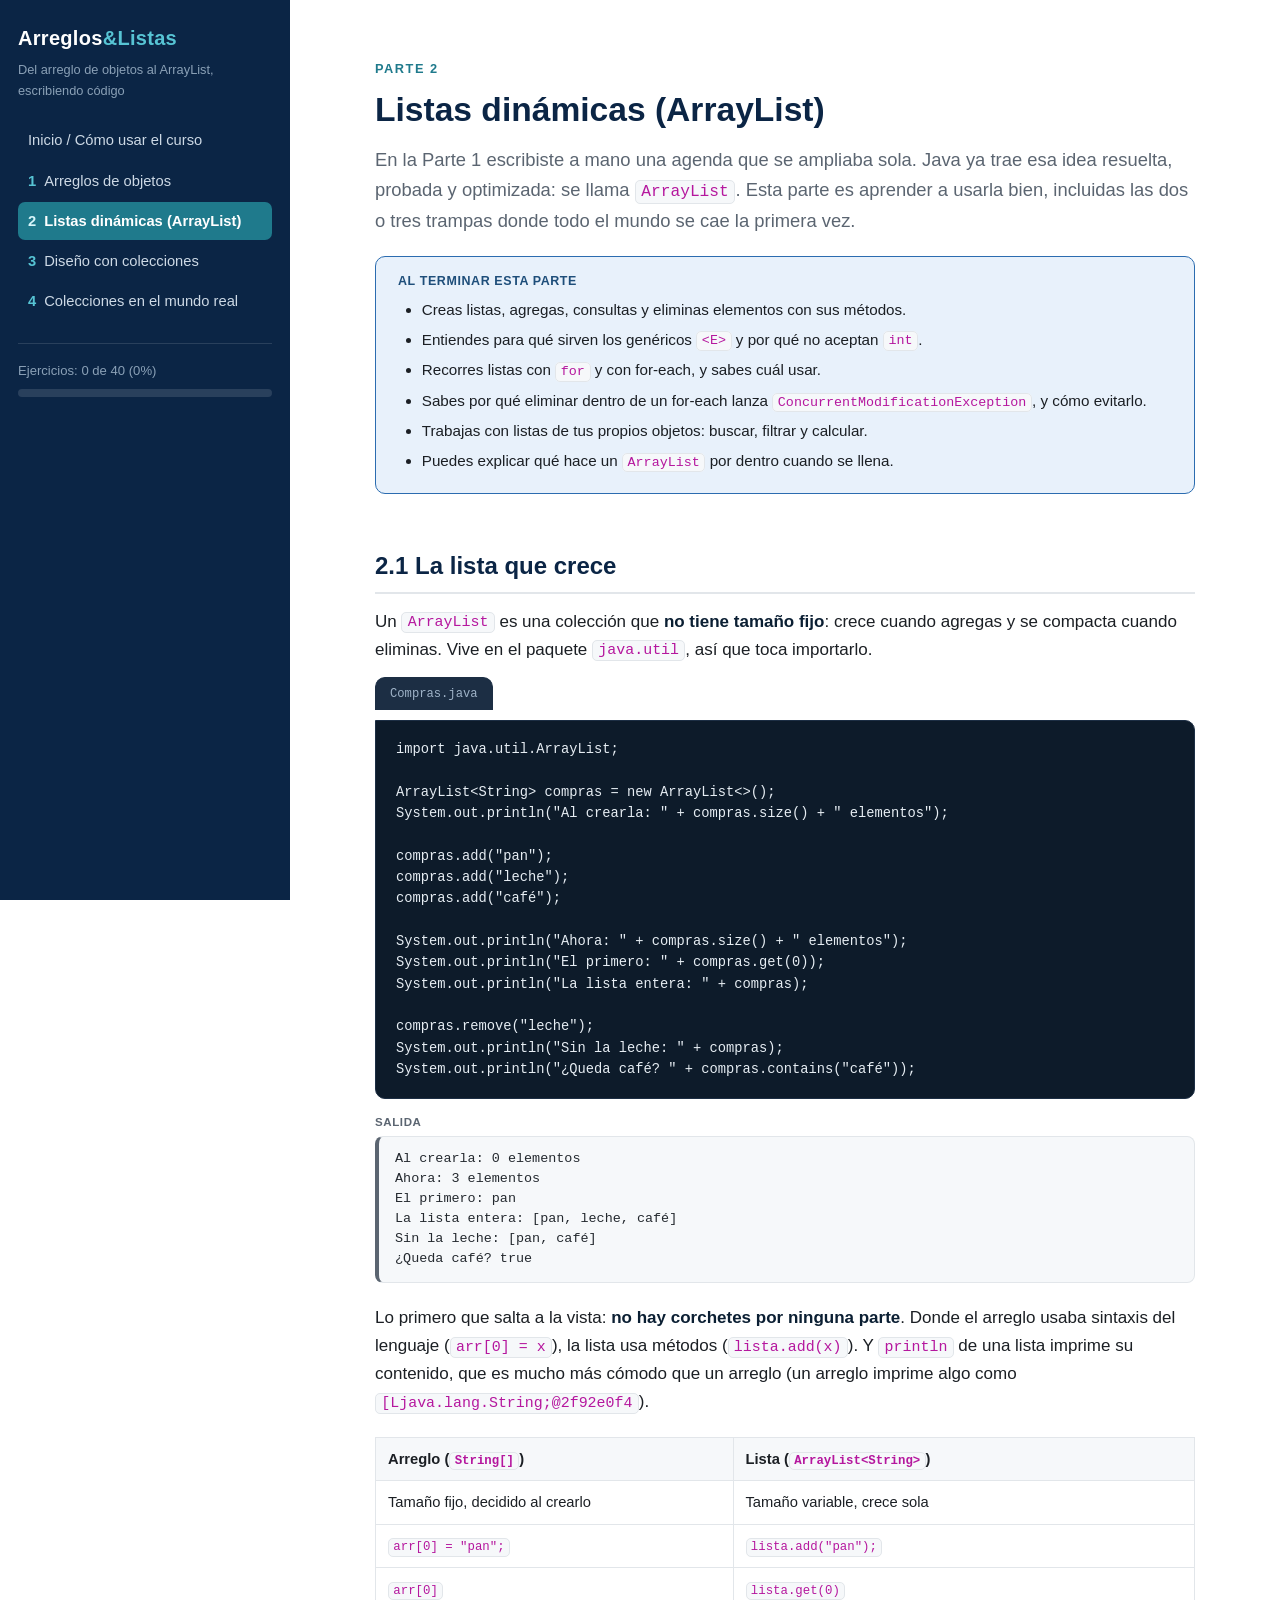
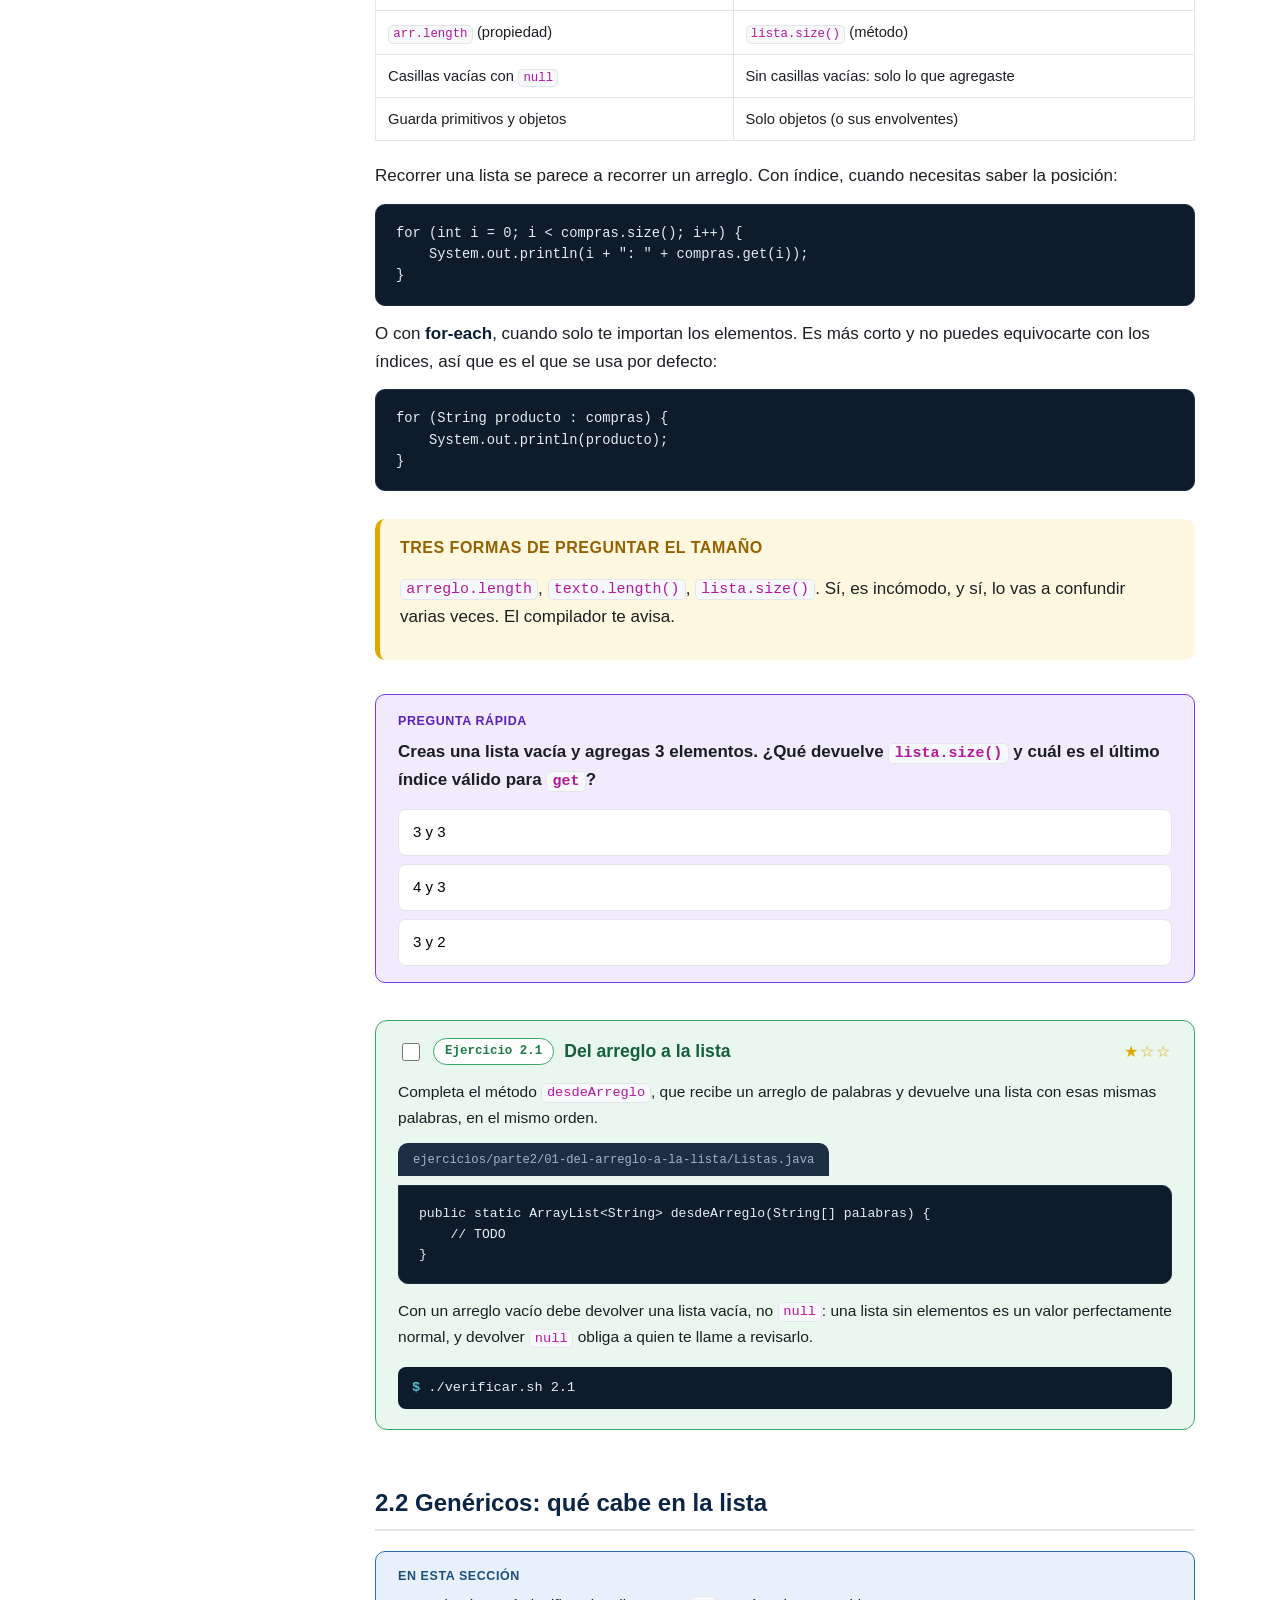
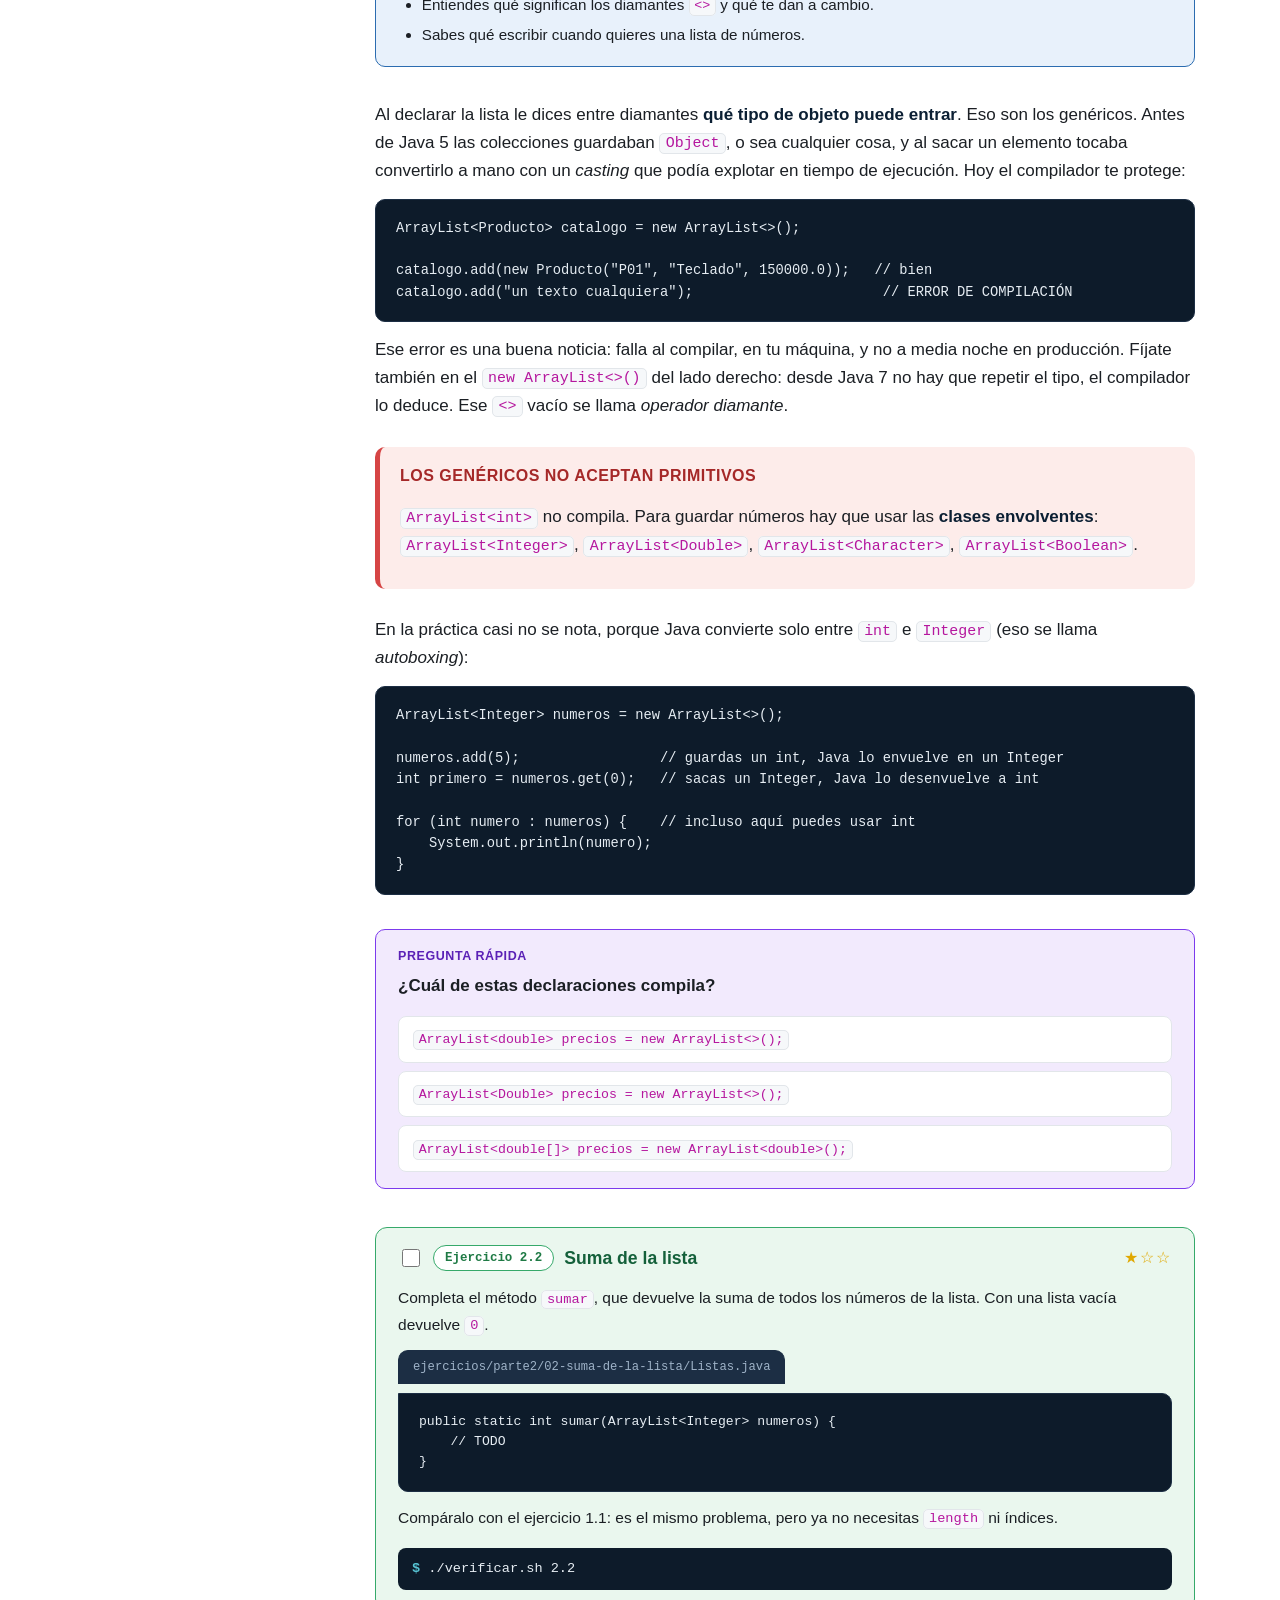
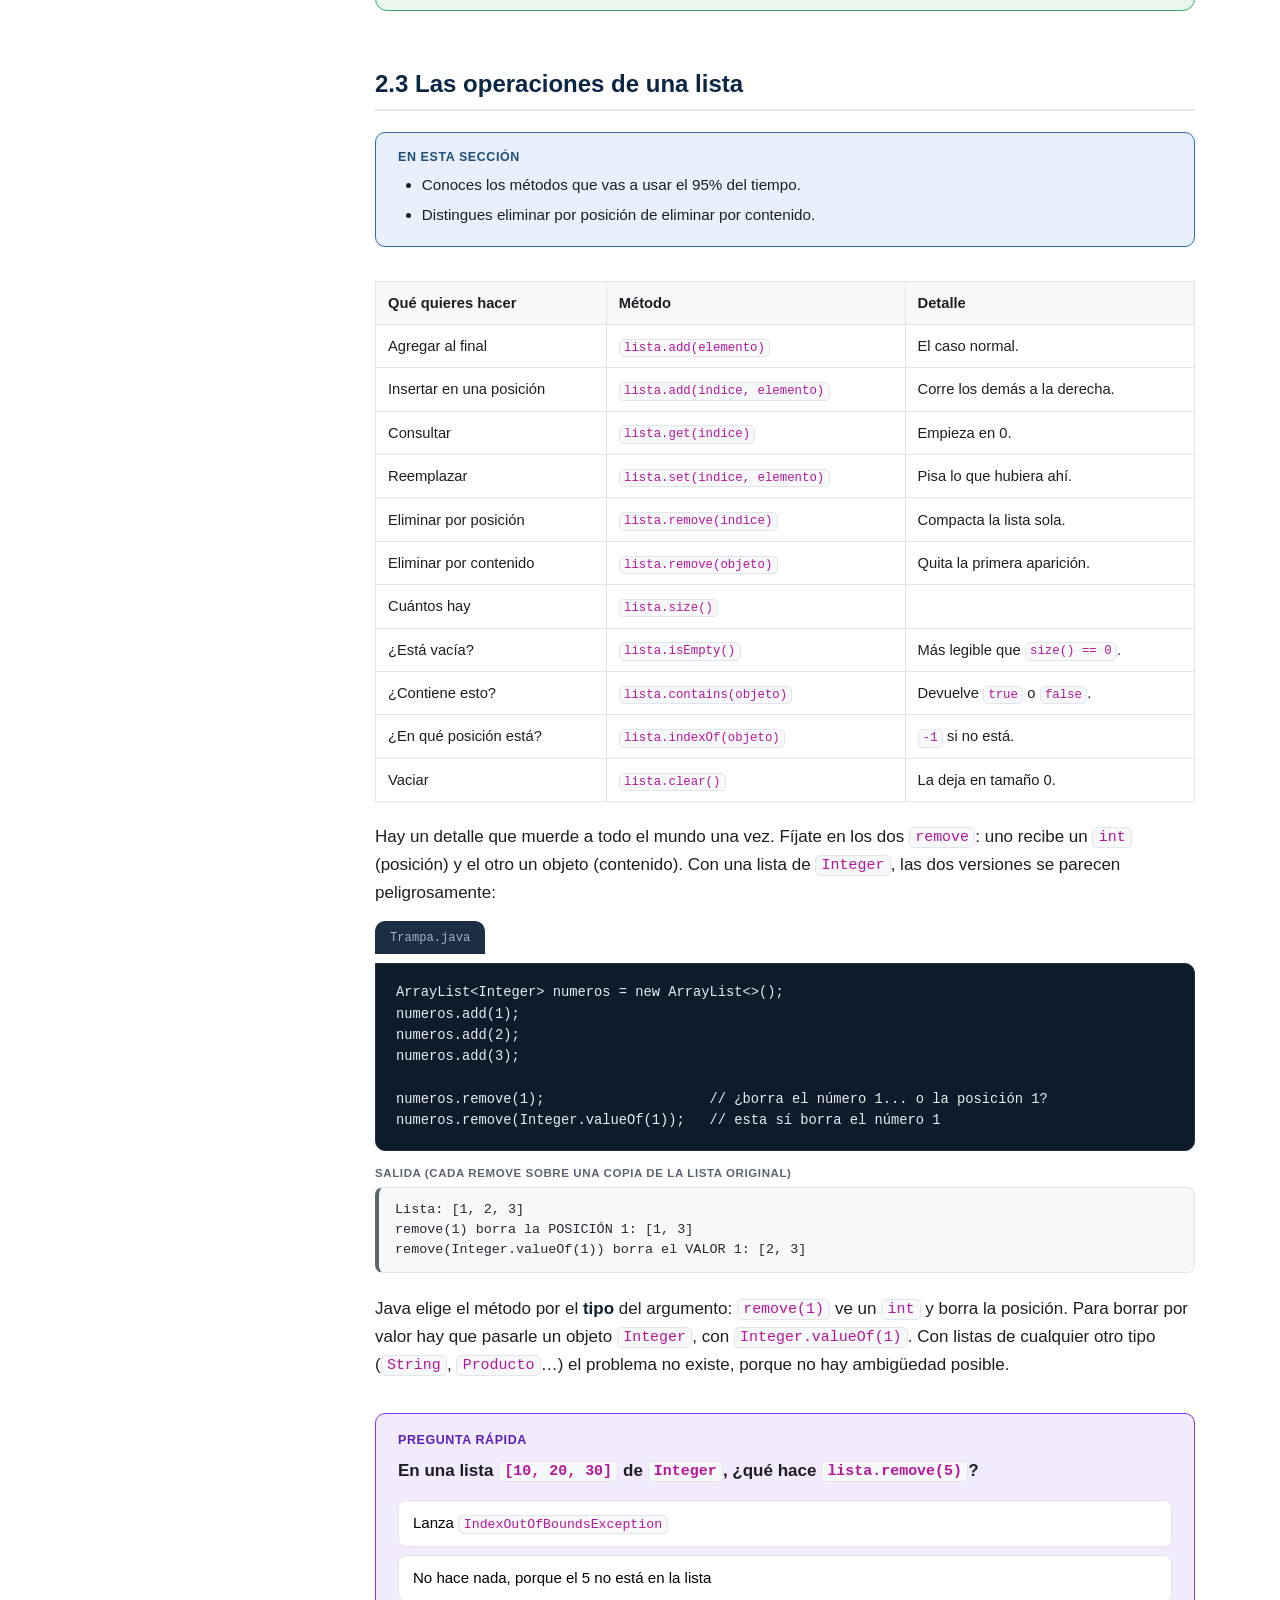
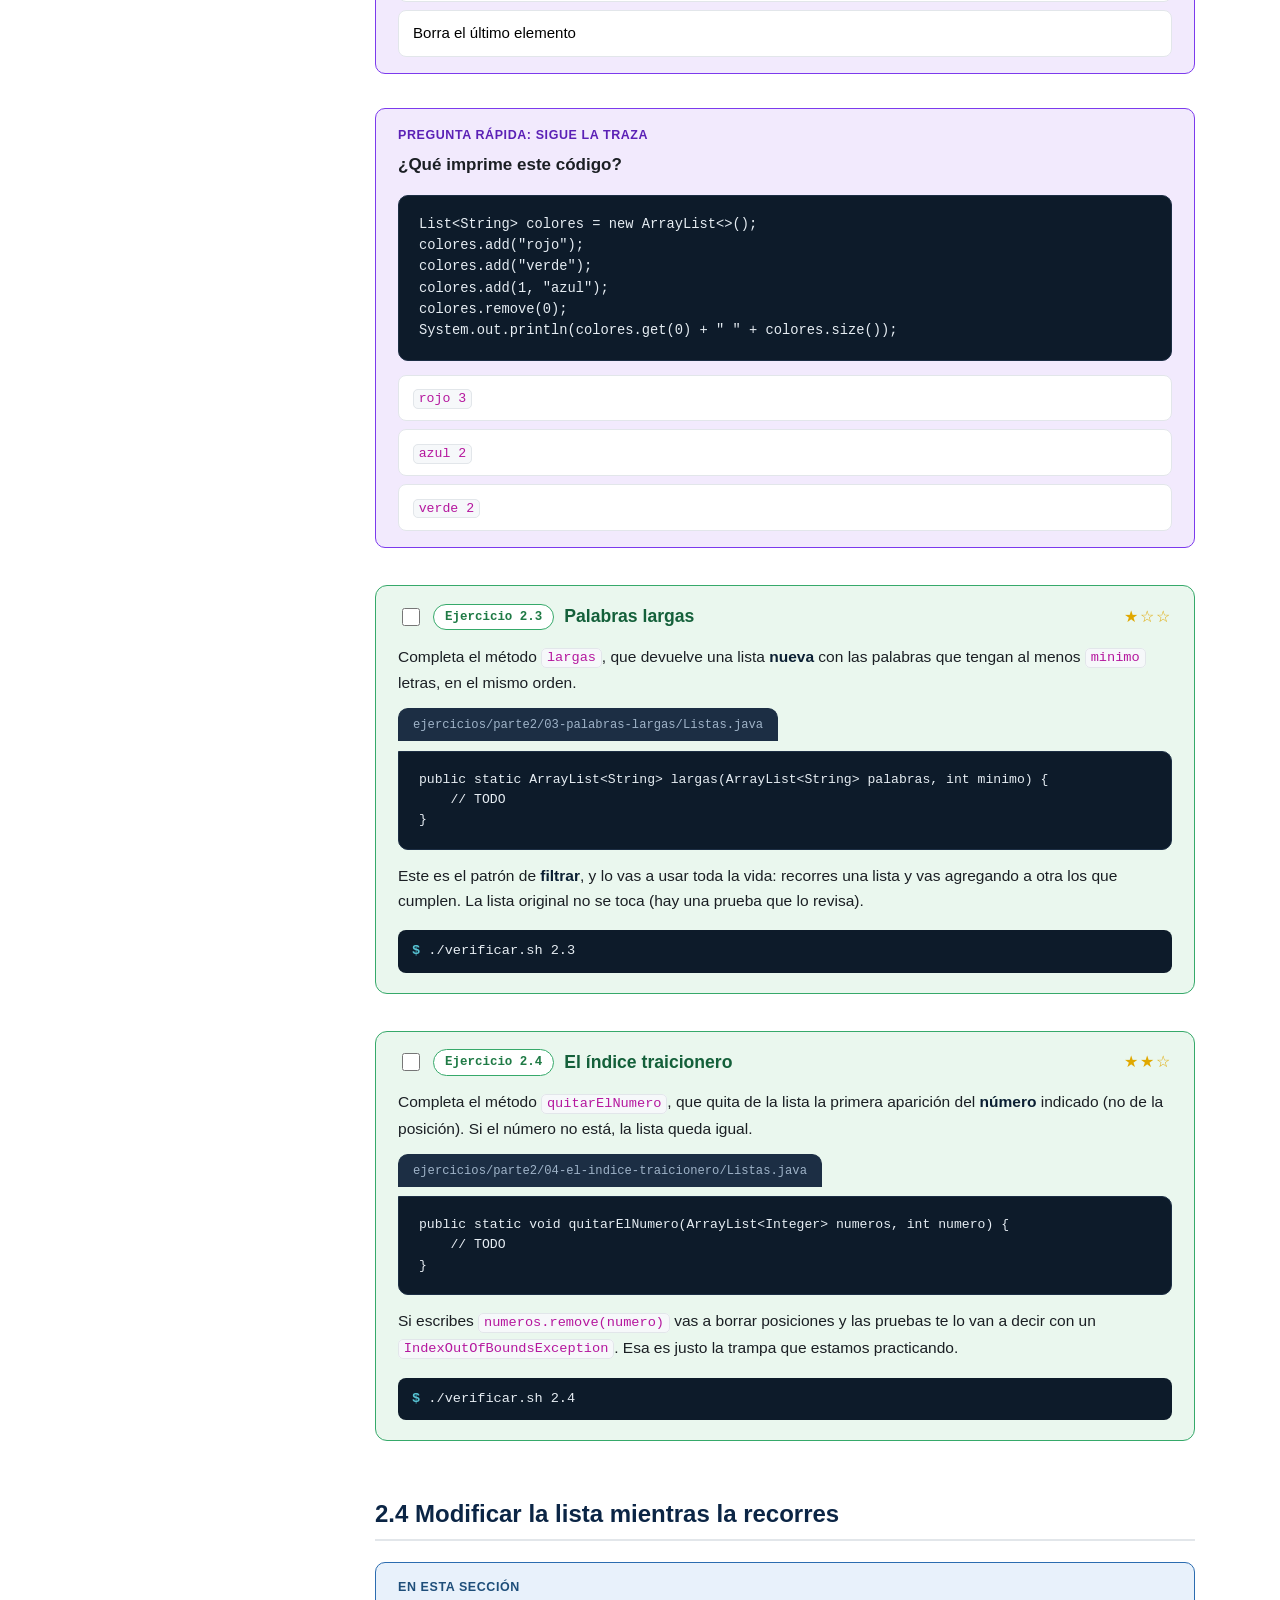
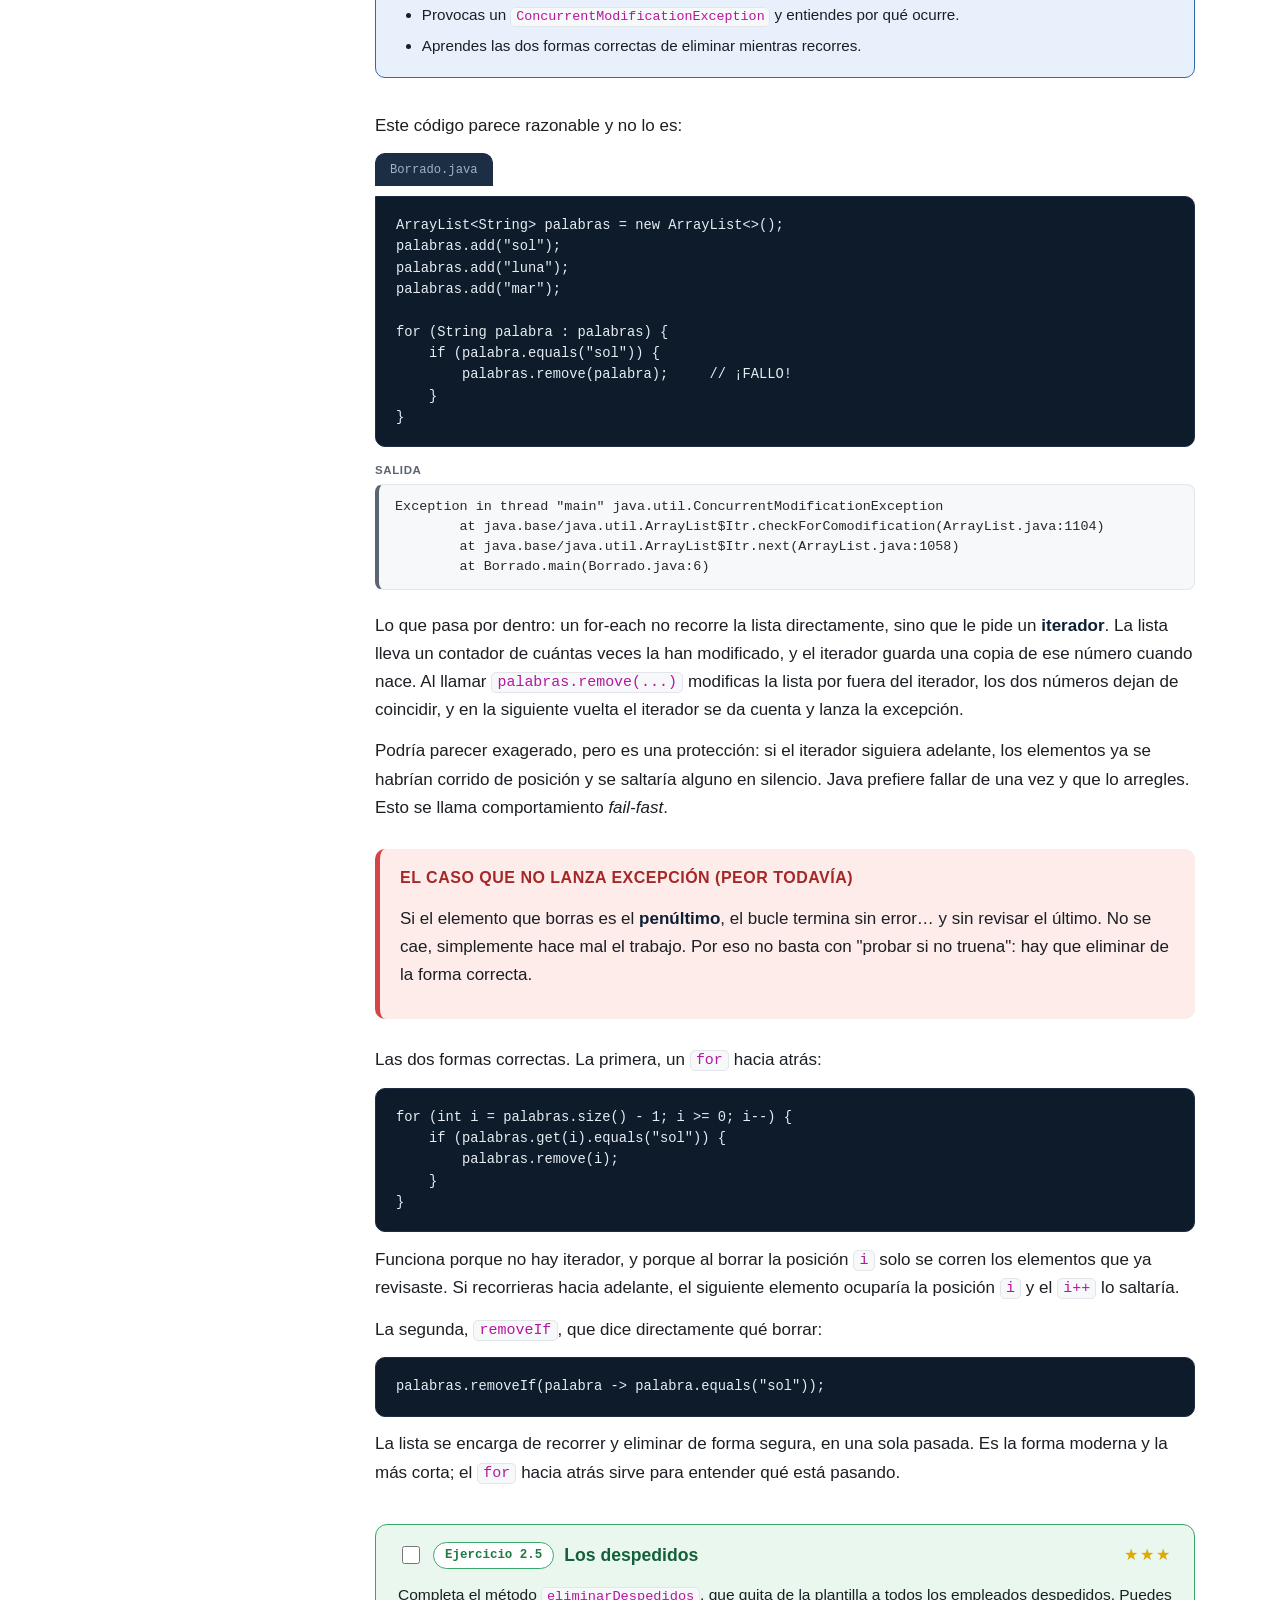
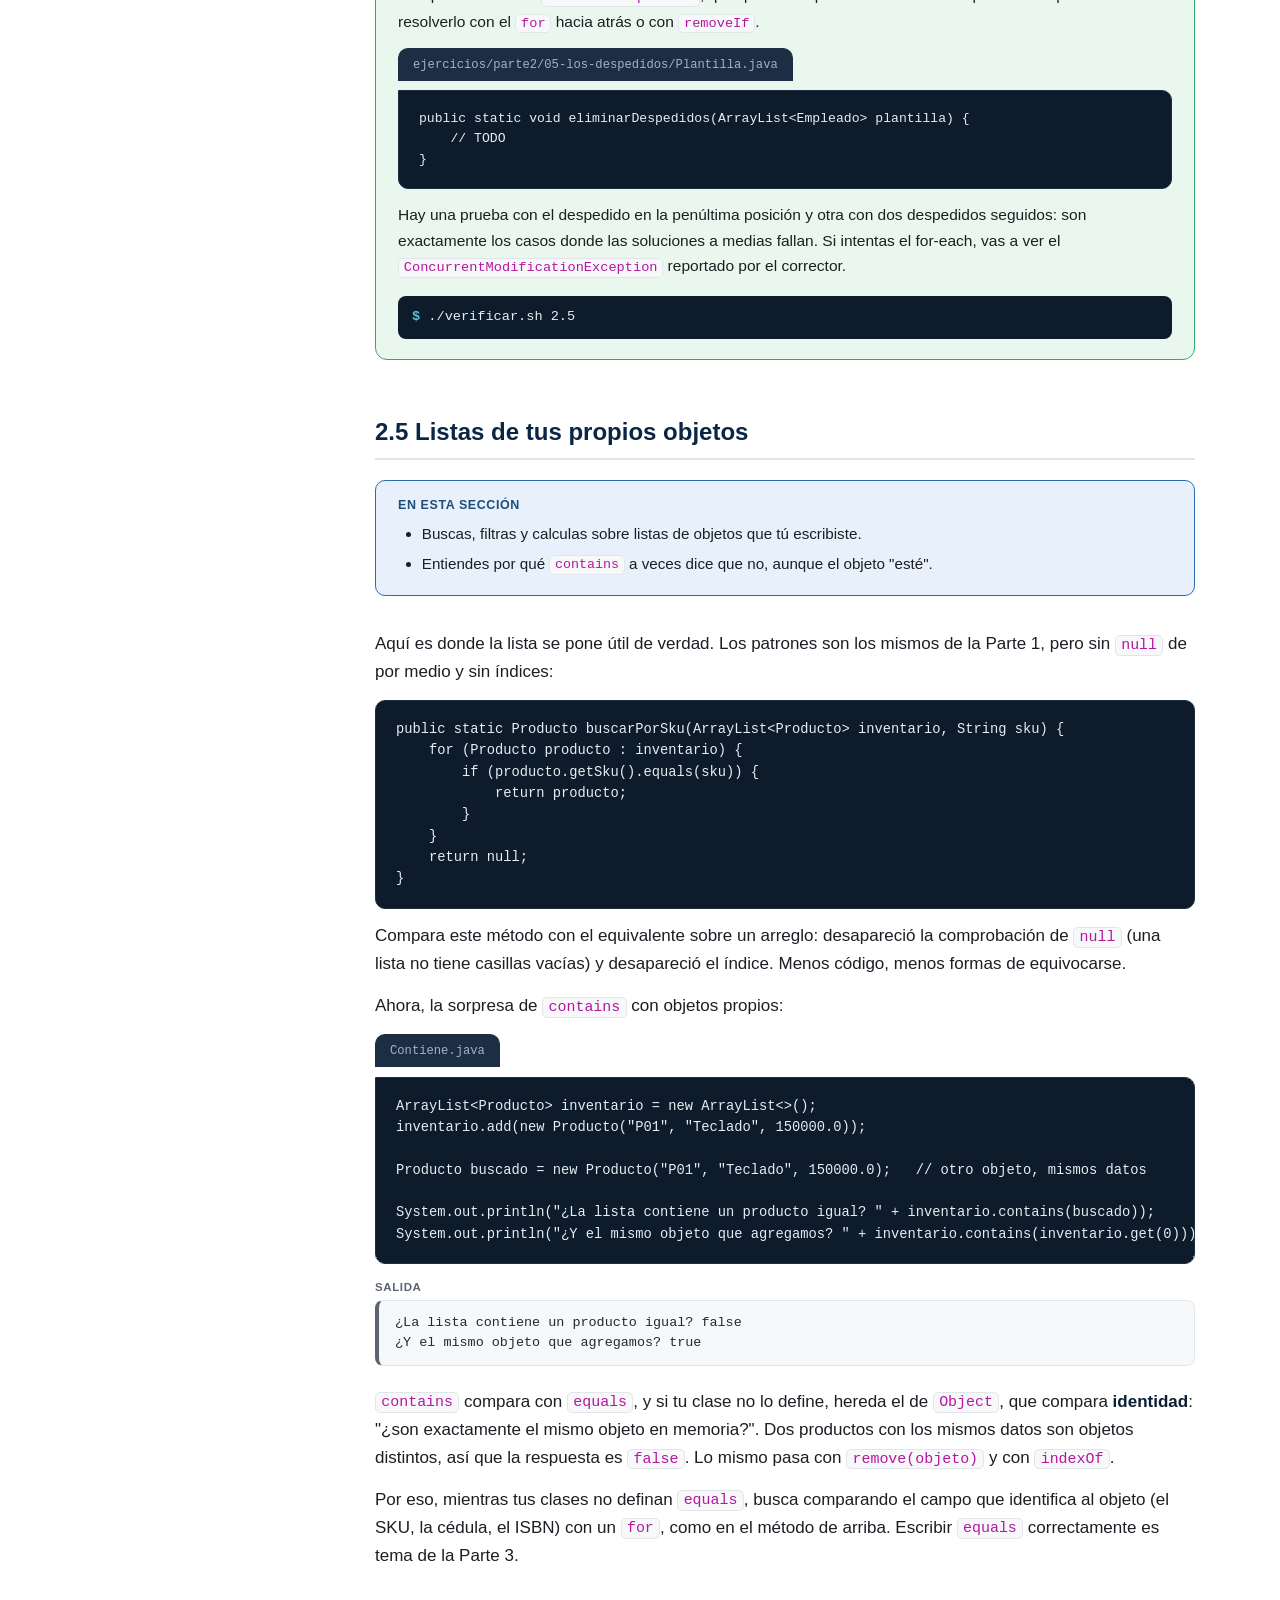
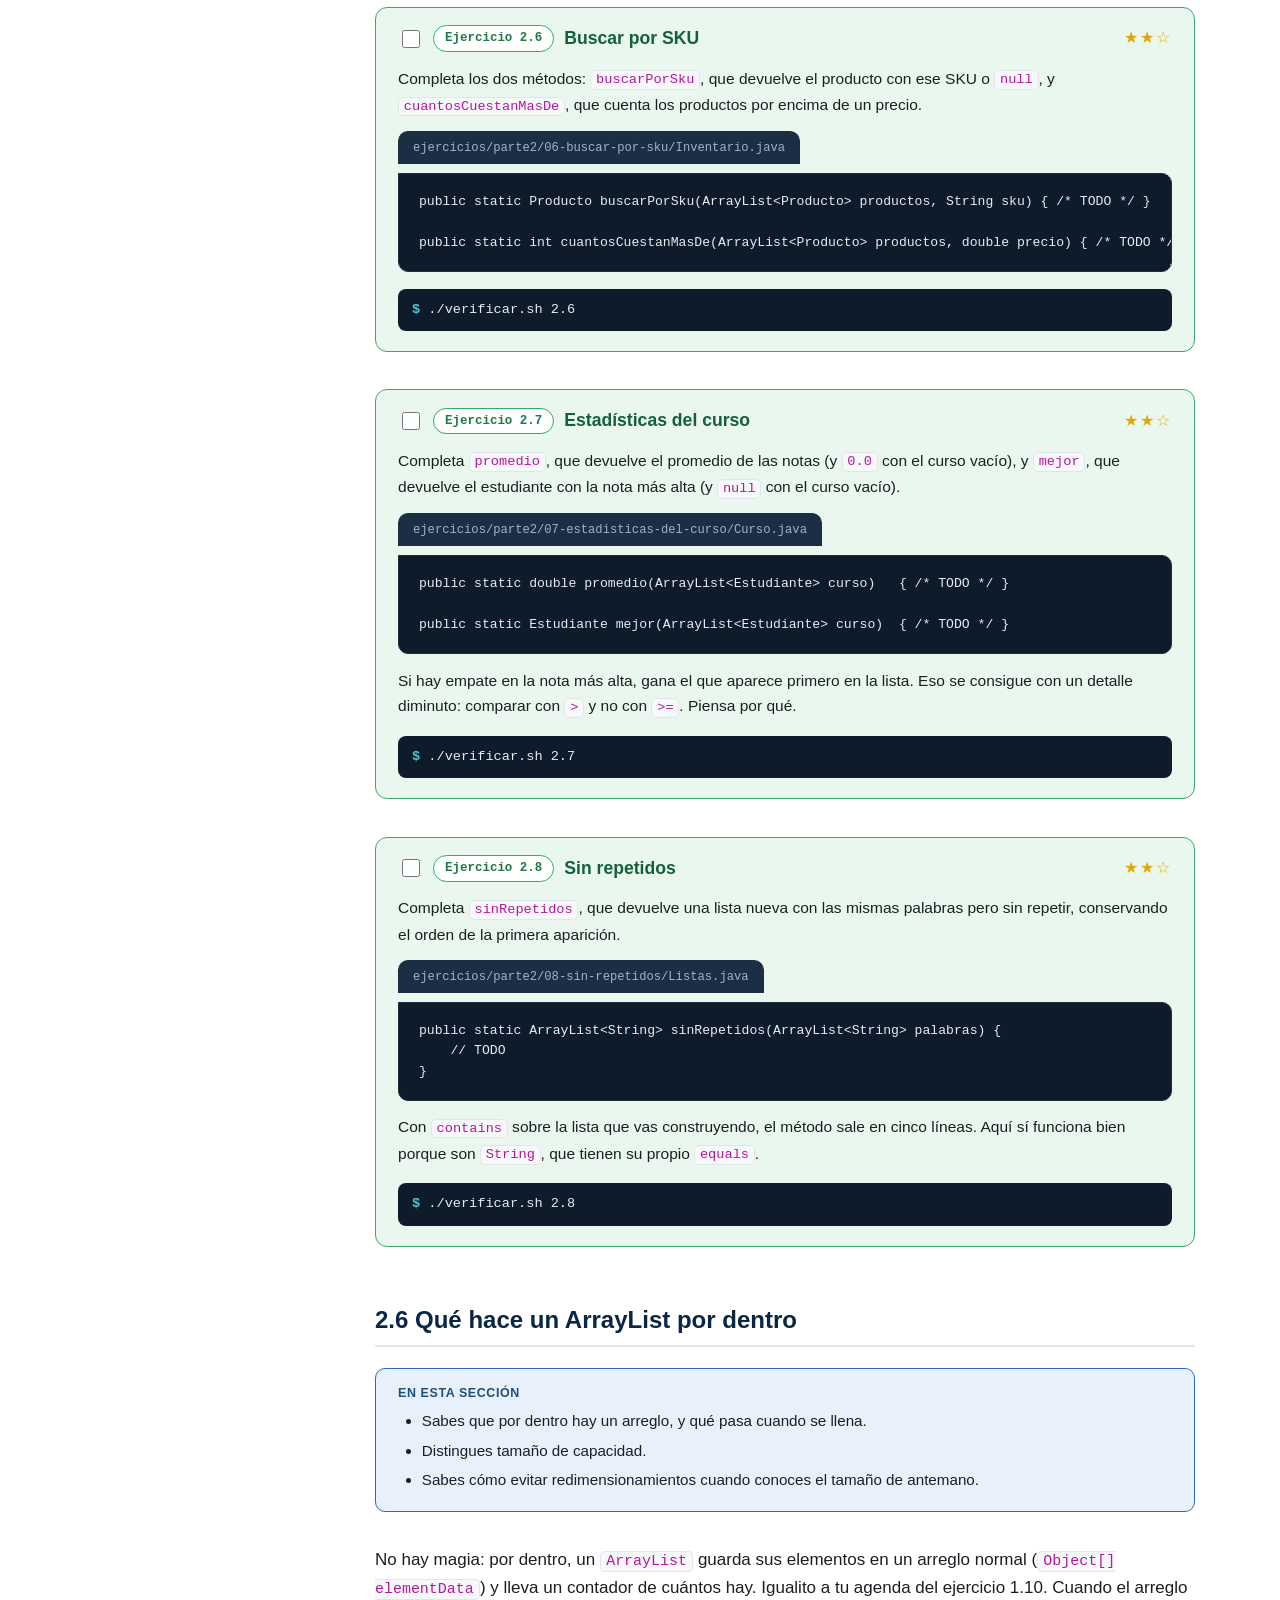
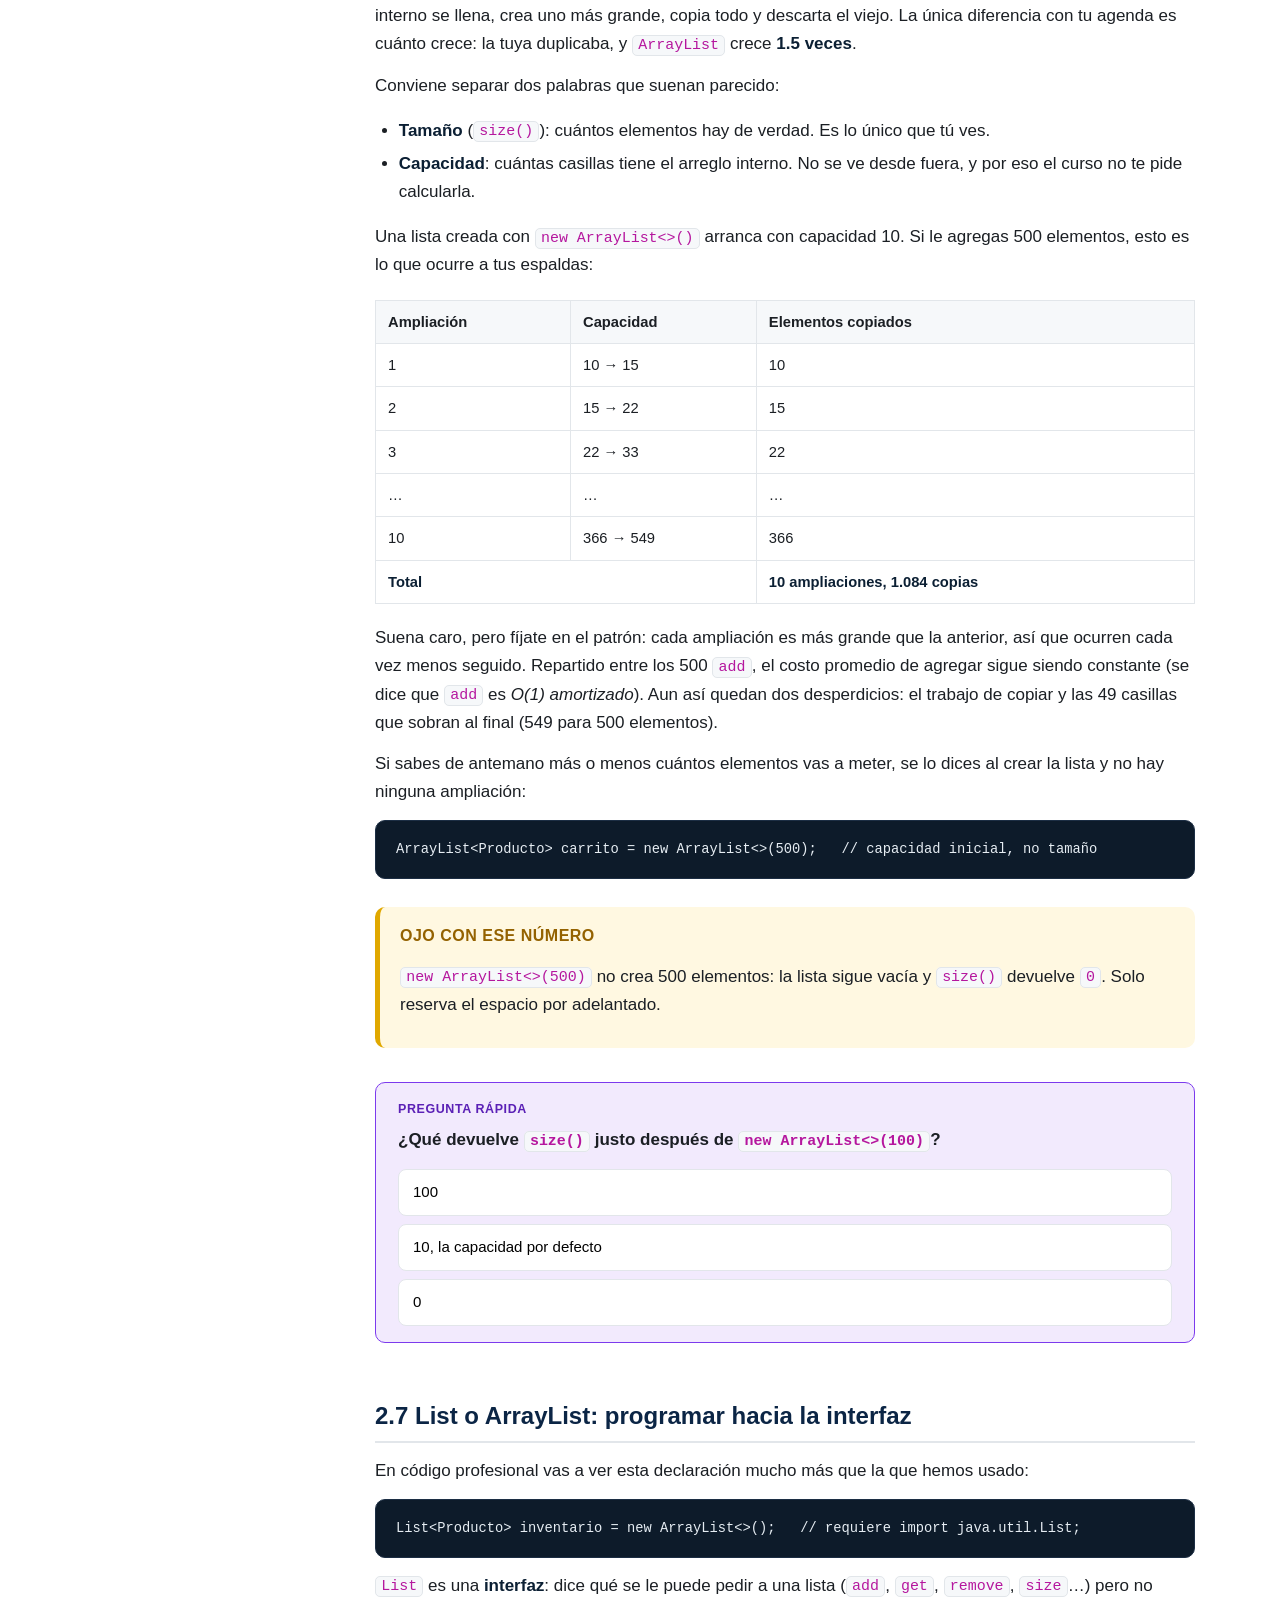
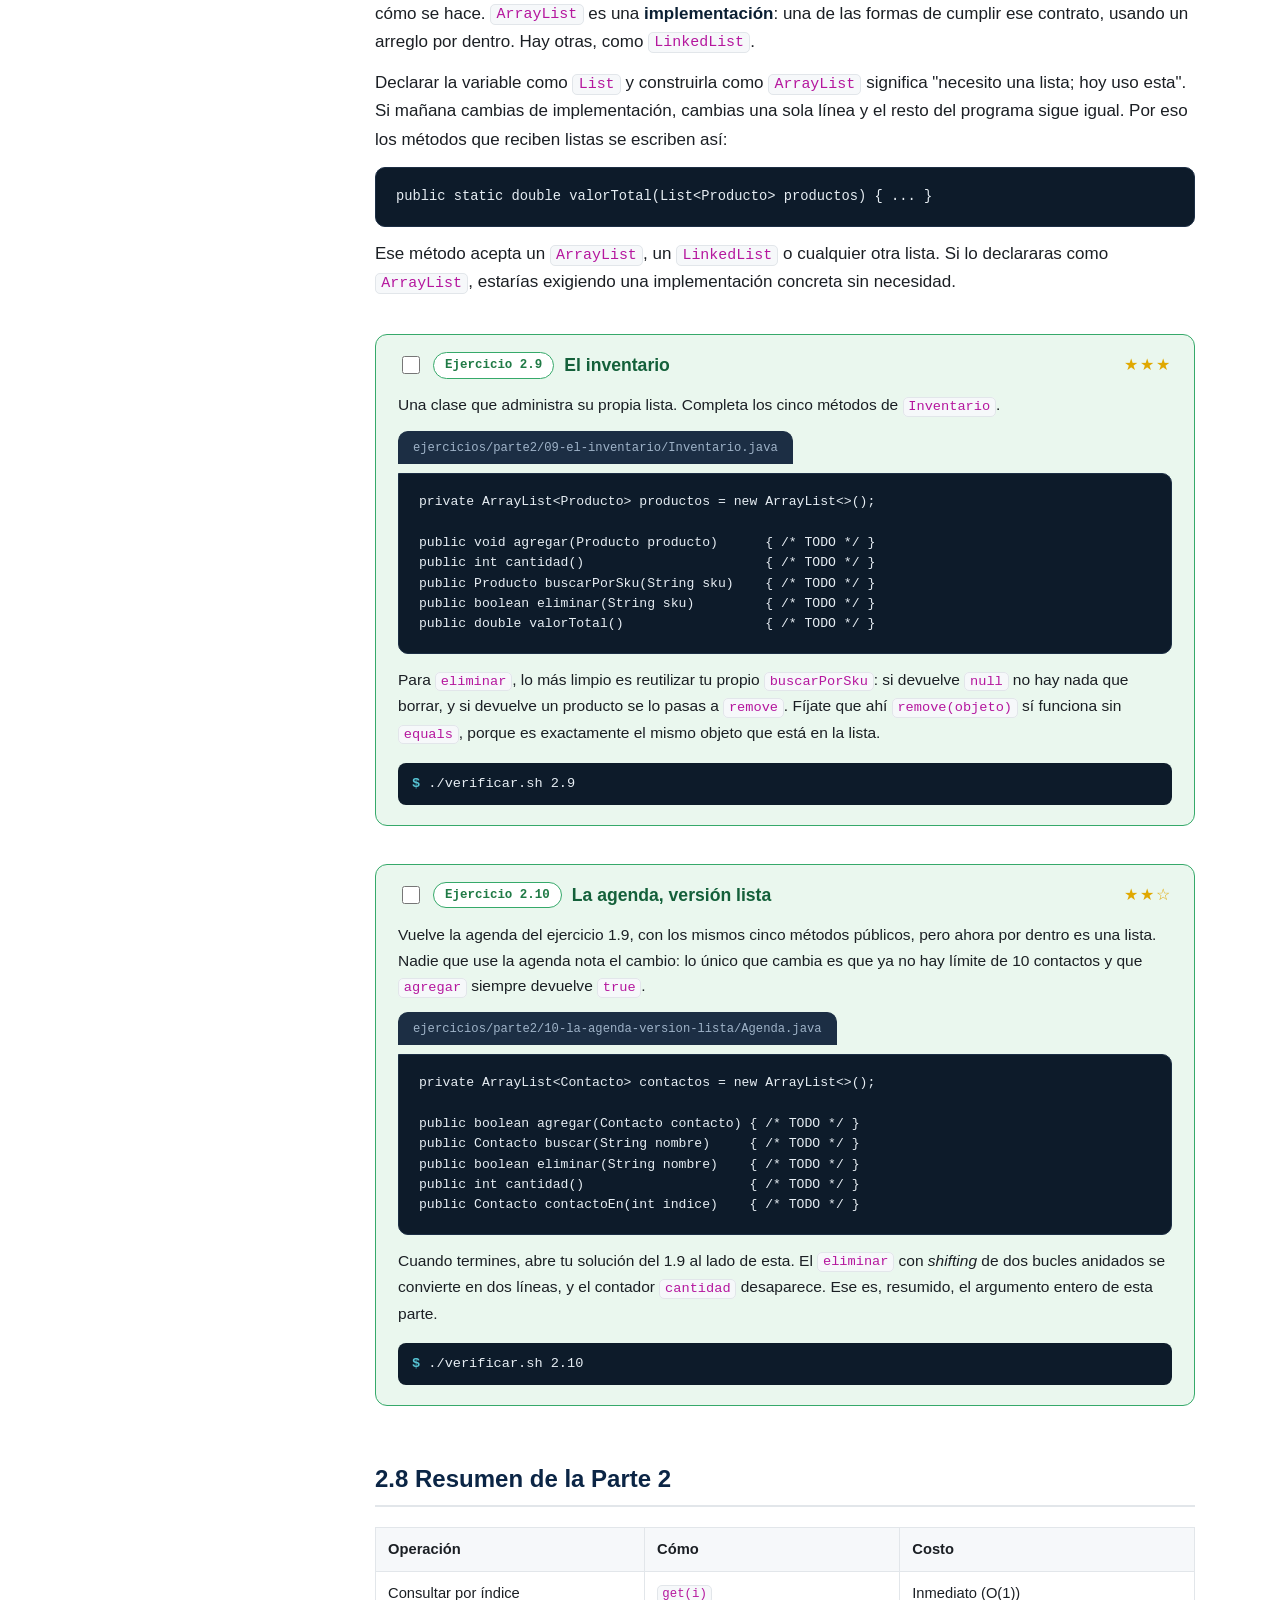
<file: parte2.html>
<!DOCTYPE html>
<html lang="es">
<head>
<meta charset="utf-8">
<meta name="viewport" content="width=device-width, initial-scale=1">
<title>Parte 2 · Listas dinámicas</title>
<link rel="stylesheet" href="styles.css">
</head>
<body>
<main><div class="content">

  <p class="part-eyebrow">Parte 2</p>
  <h1>Listas dinámicas (ArrayList)</h1>
  <p class="lead">En la Parte 1 escribiste a mano una agenda que se ampliaba sola. Java ya trae esa idea
    resuelta, probada y optimizada: se llama <code>ArrayList</code>. Esta parte es aprender a usarla bien,
    incluidas las dos o tres trampas donde todo el mundo se cae la primera vez.</p>

  <div class="objetivos">
    <h4>Al terminar esta parte</h4>
    <ul>
      <li>Creas listas, agregas, consultas y eliminas elementos con sus métodos.</li>
      <li>Entiendes para qué sirven los genéricos <code>&lt;E&gt;</code> y por qué no aceptan <code>int</code>.</li>
      <li>Recorres listas con <code>for</code> y con for-each, y sabes cuál usar.</li>
      <li>Sabes por qué eliminar dentro de un for-each lanza <code>ConcurrentModificationException</code>, y cómo evitarlo.</li>
      <li>Trabajas con listas de tus propios objetos: buscar, filtrar y calcular.</li>
      <li>Puedes explicar qué hace un <code>ArrayList</code> por dentro cuando se llena.</li>
    </ul>
  </div>

  <h2>2.1 La lista que crece</h2>

  <p>Un <code>ArrayList</code> es una colección que <strong>no tiene tamaño fijo</strong>: crece cuando agregas y se
    compacta cuando eliminas. Vive en el paquete <code>java.util</code>, así que toca importarlo.</p>

  <div class="filename">Compras.java</div>
  <pre><code>import java.util.ArrayList;

ArrayList&lt;String&gt; compras = new ArrayList&lt;&gt;();
System.out.println("Al crearla: " + compras.size() + " elementos");

compras.add("pan");
compras.add("leche");
compras.add("café");

System.out.println("Ahora: " + compras.size() + " elementos");
System.out.println("El primero: " + compras.get(0));
System.out.println("La lista entera: " + compras);

compras.remove("leche");
System.out.println("Sin la leche: " + compras);
System.out.println("¿Queda café? " + compras.contains("café"));</code></pre>

  <p class="salida-label">salida</p>
  <div class="salida">Al crearla: 0 elementos
Ahora: 3 elementos
El primero: pan
La lista entera: [pan, leche, café]
Sin la leche: [pan, café]
¿Queda café? true</div>

  <p>Lo primero que salta a la vista: <strong>no hay corchetes por ninguna parte</strong>. Donde el arreglo usaba
    sintaxis del lenguaje (<code>arr[0] = x</code>), la lista usa métodos (<code>lista.add(x)</code>). Y
    <code>println</code> de una lista imprime su contenido, que es mucho más cómodo que un arreglo (un arreglo
    imprime algo como <code>[Ljava.lang.String;@2f92e0f4</code>).</p>

  <table>
    <tr><th>Arreglo (<code>String[]</code>)</th><th>Lista (<code>ArrayList&lt;String&gt;</code>)</th></tr>
    <tr><td>Tamaño fijo, decidido al crearlo</td><td>Tamaño variable, crece sola</td></tr>
    <tr><td><code>arr[0] = "pan";</code></td><td><code>lista.add("pan");</code></td></tr>
    <tr><td><code>arr[0]</code></td><td><code>lista.get(0)</code></td></tr>
    <tr><td><code>arr.length</code> (propiedad)</td><td><code>lista.size()</code> (método)</td></tr>
    <tr><td>Casillas vacías con <code>null</code></td><td>Sin casillas vacías: solo lo que agregaste</td></tr>
    <tr><td>Guarda primitivos y objetos</td><td>Solo objetos (o sus envolventes)</td></tr>
  </table>

  <p>Recorrer una lista se parece a recorrer un arreglo. Con índice, cuando necesitas saber la posición:</p>

  <pre><code>for (int i = 0; i &lt; compras.size(); i++) {
    System.out.println(i + ": " + compras.get(i));
}</code></pre>

  <p>O con <strong>for-each</strong>, cuando solo te importan los elementos. Es más corto y no puedes equivocarte
    con los índices, así que es el que se usa por defecto:</p>

  <pre><code>for (String producto : compras) {
    System.out.println(producto);
}</code></pre>

  <div class="box nota">
    <h4>Tres formas de preguntar el tamaño</h4>
    <p><code>arreglo.length</code>, <code>texto.length()</code>, <code>lista.size()</code>. Sí, es incómodo, y sí,
      lo vas a confundir varias veces. El compilador te avisa.</p>
  </div>

  <div class="quiz" data-respuesta="c">
    <h4>Pregunta rápida</h4>
    <p class="pregunta">Creas una lista vacía y agregas 3 elementos. ¿Qué devuelve <code>lista.size()</code> y cuál
      es el último índice válido para <code>get</code>?</p>
    <div class="ops">
      <button data-op="a">3 y 3</button>
      <button data-op="b">4 y 3</button>
      <button data-op="c">3 y 2</button>
    </div>
    <p class="fb">Igual que en los arreglos: los índices empiezan en 0, así que con 3 elementos van de
      <code>0</code> a <code>2</code>. <code>lista.get(3)</code> lanza <code>IndexOutOfBoundsException</code>.</p>
  </div>

  <section class="ejercicio" data-id="2.1">
    <header>
      <span class="ej-num">Ejercicio 2.1</span>
      <h3>Del arreglo a la lista</h3>
      <span class="estrellas">★☆☆</span>
    </header>
    <p>Completa el método <code>desdeArreglo</code>, que recibe un arreglo de palabras y devuelve una lista con esas
      mismas palabras, en el mismo orden.</p>
    <div class="filename">ejercicios/parte2/01-del-arreglo-a-la-lista/Listas.java</div>
    <pre><code>public static ArrayList&lt;String&gt; desdeArreglo(String[] palabras) {
    // TODO
}</code></pre>
    <p>Con un arreglo vacío debe devolver una lista vacía, no <code>null</code>: una lista sin elementos es un valor
      perfectamente normal, y devolver <code>null</code> obliga a quien te llame a revisarlo.</p>
    <div class="comando">./verificar.sh 2.1</div>
  </section>

  <h2>2.2 Genéricos: qué cabe en la lista</h2>

  <div class="objetivos">
    <h4>En esta sección</h4>
    <ul>
      <li>Entiendes qué significan los diamantes <code>&lt;&gt;</code> y qué te dan a cambio.</li>
      <li>Sabes qué escribir cuando quieres una lista de números.</li>
    </ul>
  </div>

  <p>Al declarar la lista le dices entre diamantes <strong>qué tipo de objeto puede entrar</strong>. Eso son los
    genéricos. Antes de Java 5 las colecciones guardaban <code>Object</code>, o sea cualquier cosa, y al sacar un
    elemento tocaba convertirlo a mano con un <em>casting</em> que podía explotar en tiempo de ejecución. Hoy el
    compilador te protege:</p>

  <pre><code>ArrayList&lt;Producto&gt; catalogo = new ArrayList&lt;&gt;();

catalogo.add(new Producto("P01", "Teclado", 150000.0));   // bien
catalogo.add("un texto cualquiera");                       // ERROR DE COMPILACIÓN</code></pre>

  <p>Ese error es una buena noticia: falla al compilar, en tu máquina, y no a media noche en producción. Fíjate
    también en el <code>new ArrayList&lt;&gt;()</code> del lado derecho: desde Java 7 no hay que repetir el tipo,
    el compilador lo deduce. Ese <code>&lt;&gt;</code> vacío se llama <em>operador diamante</em>.</p>

  <div class="box peligro">
    <h4>Los genéricos no aceptan primitivos</h4>
    <p><code>ArrayList&lt;int&gt;</code> no compila. Para guardar números hay que usar las <strong>clases
      envolventes</strong>: <code>ArrayList&lt;Integer&gt;</code>, <code>ArrayList&lt;Double&gt;</code>,
      <code>ArrayList&lt;Character&gt;</code>, <code>ArrayList&lt;Boolean&gt;</code>.</p>
  </div>

  <p>En la práctica casi no se nota, porque Java convierte solo entre <code>int</code> e <code>Integer</code> (eso
    se llama <em>autoboxing</em>):</p>

  <pre><code>ArrayList&lt;Integer&gt; numeros = new ArrayList&lt;&gt;();

numeros.add(5);                 // guardas un int, Java lo envuelve en un Integer
int primero = numeros.get(0);   // sacas un Integer, Java lo desenvuelve a int

for (int numero : numeros) {    // incluso aquí puedes usar int
    System.out.println(numero);
}</code></pre>

  <div class="quiz" data-respuesta="b">
    <h4>Pregunta rápida</h4>
    <p class="pregunta">¿Cuál de estas declaraciones compila?</p>
    <div class="ops">
      <button data-op="a"><code>ArrayList&lt;double&gt; precios = new ArrayList&lt;&gt;();</code></button>
      <button data-op="b"><code>ArrayList&lt;Double&gt; precios = new ArrayList&lt;&gt;();</code></button>
      <button data-op="c"><code>ArrayList&lt;double[]&gt; precios = new ArrayList&lt;double&gt;();</code></button>
    </div>
    <p class="fb">Solo la segunda. <code>double</code> es un primitivo y no cabe entre diamantes; su clase
      envolvente es <code>Double</code>, con mayúscula. La tercera además tiene los tipos descuadrados entre el lado
      izquierdo y el derecho.</p>
  </div>

  <section class="ejercicio" data-id="2.2">
    <header>
      <span class="ej-num">Ejercicio 2.2</span>
      <h3>Suma de la lista</h3>
      <span class="estrellas">★☆☆</span>
    </header>
    <p>Completa el método <code>sumar</code>, que devuelve la suma de todos los números de la lista. Con una lista
      vacía devuelve <code>0</code>.</p>
    <div class="filename">ejercicios/parte2/02-suma-de-la-lista/Listas.java</div>
    <pre><code>public static int sumar(ArrayList&lt;Integer&gt; numeros) {
    // TODO
}</code></pre>
    <p>Compáralo con el ejercicio 1.1: es el mismo problema, pero ya no necesitas <code>length</code> ni índices.</p>
    <div class="comando">./verificar.sh 2.2</div>
  </section>

  <h2>2.3 Las operaciones de una lista</h2>

  <div class="objetivos">
    <h4>En esta sección</h4>
    <ul>
      <li>Conoces los métodos que vas a usar el 95% del tiempo.</li>
      <li>Distingues eliminar por posición de eliminar por contenido.</li>
    </ul>
  </div>

  <table class="resumen-tabla">
    <tr><th>Qué quieres hacer</th><th>Método</th><th>Detalle</th></tr>
    <tr><td>Agregar al final</td><td><code>lista.add(elemento)</code></td><td>El caso normal.</td></tr>
    <tr><td>Insertar en una posición</td><td><code>lista.add(indice, elemento)</code></td><td>Corre los demás a la derecha.</td></tr>
    <tr><td>Consultar</td><td><code>lista.get(indice)</code></td><td>Empieza en 0.</td></tr>
    <tr><td>Reemplazar</td><td><code>lista.set(indice, elemento)</code></td><td>Pisa lo que hubiera ahí.</td></tr>
    <tr><td>Eliminar por posición</td><td><code>lista.remove(indice)</code></td><td>Compacta la lista sola.</td></tr>
    <tr><td>Eliminar por contenido</td><td><code>lista.remove(objeto)</code></td><td>Quita la primera aparición.</td></tr>
    <tr><td>Cuántos hay</td><td><code>lista.size()</code></td><td></td></tr>
    <tr><td>¿Está vacía?</td><td><code>lista.isEmpty()</code></td><td>Más legible que <code>size() == 0</code>.</td></tr>
    <tr><td>¿Contiene esto?</td><td><code>lista.contains(objeto)</code></td><td>Devuelve <code>true</code> o <code>false</code>.</td></tr>
    <tr><td>¿En qué posición está?</td><td><code>lista.indexOf(objeto)</code></td><td><code>-1</code> si no está.</td></tr>
    <tr><td>Vaciar</td><td><code>lista.clear()</code></td><td>La deja en tamaño 0.</td></tr>
  </table>

  <p>Hay un detalle que muerde a todo el mundo una vez. Fíjate en los dos <code>remove</code>: uno recibe un
    <code>int</code> (posición) y el otro un objeto (contenido). Con una lista de <code>Integer</code>, las dos
    versiones se parecen peligrosamente:</p>

  <div class="filename">Trampa.java</div>
  <pre><code>ArrayList&lt;Integer&gt; numeros = new ArrayList&lt;&gt;();
numeros.add(1);
numeros.add(2);
numeros.add(3);

numeros.remove(1);                    // ¿borra el número 1... o la posición 1?
numeros.remove(Integer.valueOf(1));   // esta sí borra el número 1</code></pre>

  <p class="salida-label">salida (cada remove sobre una copia de la lista original)</p>
  <div class="salida">Lista: [1, 2, 3]
remove(1) borra la POSICIÓN 1: [1, 3]
remove(Integer.valueOf(1)) borra el VALOR 1: [2, 3]</div>

  <p>Java elige el método por el <strong>tipo</strong> del argumento: <code>remove(1)</code> ve un <code>int</code>
    y borra la posición. Para borrar por valor hay que pasarle un objeto <code>Integer</code>, con
    <code>Integer.valueOf(1)</code>. Con listas de cualquier otro tipo (<code>String</code>, <code>Producto</code>…)
    el problema no existe, porque no hay ambigüedad posible.</p>

  <div class="quiz" data-respuesta="a">
    <h4>Pregunta rápida</h4>
    <p class="pregunta">En una lista <code>[10, 20, 30]</code> de <code>Integer</code>, ¿qué hace
      <code>lista.remove(5)</code>?</p>
    <div class="ops">
      <button data-op="a">Lanza <code>IndexOutOfBoundsException</code></button>
      <button data-op="b">No hace nada, porque el 5 no está en la lista</button>
      <button data-op="c">Borra el último elemento</button>
    </div>
    <p class="fb">Como <code>5</code> es un <code>int</code>, Java entiende "borra la posición 5", que no existe en
      una lista de 3 elementos. Si lo que querías era borrar el valor 5, la lista quedaría igual… pero el programa
      se cae antes.</p>
  </div>

  <div class="quiz" data-respuesta="b">
    <h4>Pregunta rápida: sigue la traza</h4>
    <p class="pregunta">¿Qué imprime este código?</p>
    <pre><code>List&lt;String&gt; colores = new ArrayList&lt;&gt;();
colores.add("rojo");
colores.add("verde");
colores.add(1, "azul");
colores.remove(0);
System.out.println(colores.get(0) + " " + colores.size());</code></pre>
    <div class="ops">
      <button data-op="a"><code>rojo 3</code></button>
      <button data-op="b"><code>azul 2</code></button>
      <button data-op="c"><code>verde 2</code></button>
    </div>
    <p class="fb">Paso a paso: <code>[rojo, verde]</code> → <code>add(1, "azul")</code> inserta en la posición 1 y
      corre el verde: <code>[rojo, azul, verde]</code> → <code>remove(0)</code> quita el rojo y compacta:
      <code>[azul, verde]</code>. En la posición 0 queda <code>azul</code> y el tamaño es 2. Con este tipo de
      preguntas, escribe la lista completa después de cada línea: adivinar de memoria es donde uno se equivoca.</p>
  </div>

  <section class="ejercicio" data-id="2.3">
    <header>
      <span class="ej-num">Ejercicio 2.3</span>
      <h3>Palabras largas</h3>
      <span class="estrellas">★☆☆</span>
    </header>
    <p>Completa el método <code>largas</code>, que devuelve una lista <strong>nueva</strong> con las palabras que
      tengan al menos <code>minimo</code> letras, en el mismo orden.</p>
    <div class="filename">ejercicios/parte2/03-palabras-largas/Listas.java</div>
    <pre><code>public static ArrayList&lt;String&gt; largas(ArrayList&lt;String&gt; palabras, int minimo) {
    // TODO
}</code></pre>
    <p>Este es el patrón de <strong>filtrar</strong>, y lo vas a usar toda la vida: recorres una lista y vas
      agregando a otra los que cumplen. La lista original no se toca (hay una prueba que lo revisa).</p>
    <div class="comando">./verificar.sh 2.3</div>
  </section>

  <section class="ejercicio" data-id="2.4">
    <header>
      <span class="ej-num">Ejercicio 2.4</span>
      <h3>El índice traicionero</h3>
      <span class="estrellas">★★☆</span>
    </header>
    <p>Completa el método <code>quitarElNumero</code>, que quita de la lista la primera aparición del
      <strong>número</strong> indicado (no de la posición). Si el número no está, la lista queda igual.</p>
    <div class="filename">ejercicios/parte2/04-el-indice-traicionero/Listas.java</div>
    <pre><code>public static void quitarElNumero(ArrayList&lt;Integer&gt; numeros, int numero) {
    // TODO
}</code></pre>
    <p>Si escribes <code>numeros.remove(numero)</code> vas a borrar posiciones y las pruebas te lo van a decir con
      un <code>IndexOutOfBoundsException</code>. Esa es justo la trampa que estamos practicando.</p>
    <div class="comando">./verificar.sh 2.4</div>
  </section>

  <h2>2.4 Modificar la lista mientras la recorres</h2>

  <div class="objetivos">
    <h4>En esta sección</h4>
    <ul>
      <li>Provocas un <code>ConcurrentModificationException</code> y entiendes por qué ocurre.</li>
      <li>Aprendes las dos formas correctas de eliminar mientras recorres.</li>
    </ul>
  </div>

  <p>Este código parece razonable y no lo es:</p>

  <div class="filename">Borrado.java</div>
  <pre><code>ArrayList&lt;String&gt; palabras = new ArrayList&lt;&gt;();
palabras.add("sol");
palabras.add("luna");
palabras.add("mar");

for (String palabra : palabras) {
    if (palabra.equals("sol")) {
        palabras.remove(palabra);     // ¡FALLO!
    }
}</code></pre>

  <p class="salida-label">salida</p>
  <div class="salida">Exception in thread "main" java.util.ConcurrentModificationException
	at java.base/java.util.ArrayList$Itr.checkForComodification(ArrayList.java:1104)
	at java.base/java.util.ArrayList$Itr.next(ArrayList.java:1058)
	at Borrado.main(Borrado.java:6)</div>

  <p>Lo que pasa por dentro: un for-each no recorre la lista directamente, sino que le pide un
    <strong>iterador</strong>. La lista lleva un contador de cuántas veces la han modificado, y el iterador guarda
    una copia de ese número cuando nace. Al llamar <code>palabras.remove(...)</code> modificas la lista por fuera
    del iterador, los dos números dejan de coincidir, y en la siguiente vuelta el iterador se da cuenta y lanza la
    excepción.</p>

  <p>Podría parecer exagerado, pero es una protección: si el iterador siguiera adelante, los elementos ya se
    habrían corrido de posición y se saltaría alguno en silencio. Java prefiere fallar de una vez y que lo
    arregles. Esto se llama comportamiento <em>fail-fast</em>.</p>

  <div class="box peligro">
    <h4>El caso que no lanza excepción (peor todavía)</h4>
    <p>Si el elemento que borras es el <strong>penúltimo</strong>, el bucle termina sin error… y sin revisar el
      último. No se cae, simplemente hace mal el trabajo. Por eso no basta con "probar si no truena": hay que
      eliminar de la forma correcta.</p>
  </div>

  <p>Las dos formas correctas. La primera, un <code>for</code> hacia atrás:</p>

  <pre><code>for (int i = palabras.size() - 1; i &gt;= 0; i--) {
    if (palabras.get(i).equals("sol")) {
        palabras.remove(i);
    }
}</code></pre>

  <p>Funciona porque no hay iterador, y porque al borrar la posición <code>i</code> solo se corren los elementos que
    ya revisaste. Si recorrieras hacia adelante, el siguiente elemento ocuparía la posición <code>i</code> y el
    <code>i++</code> lo saltaría.</p>

  <p>La segunda, <code>removeIf</code>, que dice directamente qué borrar:</p>

  <pre><code>palabras.removeIf(palabra -&gt; palabra.equals("sol"));</code></pre>

  <p>La lista se encarga de recorrer y eliminar de forma segura, en una sola pasada. Es la forma moderna y la más
    corta; el <code>for</code> hacia atrás sirve para entender qué está pasando.</p>

  <section class="ejercicio" data-id="2.5">
    <header>
      <span class="ej-num">Ejercicio 2.5</span>
      <h3>Los despedidos</h3>
      <span class="estrellas">★★★</span>
    </header>
    <p>Completa el método <code>eliminarDespedidos</code>, que quita de la plantilla a todos los empleados
      despedidos. Puedes resolverlo con el <code>for</code> hacia atrás o con <code>removeIf</code>.</p>
    <div class="filename">ejercicios/parte2/05-los-despedidos/Plantilla.java</div>
    <pre><code>public static void eliminarDespedidos(ArrayList&lt;Empleado&gt; plantilla) {
    // TODO
}</code></pre>
    <p>Hay una prueba con el despedido en la penúltima posición y otra con dos despedidos seguidos: son exactamente
      los casos donde las soluciones a medias fallan. Si intentas el for-each, vas a ver el
      <code>ConcurrentModificationException</code> reportado por el corrector.</p>
    <div class="comando">./verificar.sh 2.5</div>
  </section>

  <h2>2.5 Listas de tus propios objetos</h2>

  <div class="objetivos">
    <h4>En esta sección</h4>
    <ul>
      <li>Buscas, filtras y calculas sobre listas de objetos que tú escribiste.</li>
      <li>Entiendes por qué <code>contains</code> a veces dice que no, aunque el objeto "esté".</li>
    </ul>
  </div>

  <p>Aquí es donde la lista se pone útil de verdad. Los patrones son los mismos de la Parte 1, pero sin
    <code>null</code> de por medio y sin índices:</p>

  <pre><code>public static Producto buscarPorSku(ArrayList&lt;Producto&gt; inventario, String sku) {
    for (Producto producto : inventario) {
        if (producto.getSku().equals(sku)) {
            return producto;
        }
    }
    return null;
}</code></pre>

  <p>Compara este método con el equivalente sobre un arreglo: desapareció la comprobación de <code>null</code> (una
    lista no tiene casillas vacías) y desapareció el índice. Menos código, menos formas de equivocarse.</p>

  <p>Ahora, la sorpresa de <code>contains</code> con objetos propios:</p>

  <div class="filename">Contiene.java</div>
  <pre><code>ArrayList&lt;Producto&gt; inventario = new ArrayList&lt;&gt;();
inventario.add(new Producto("P01", "Teclado", 150000.0));

Producto buscado = new Producto("P01", "Teclado", 150000.0);   // otro objeto, mismos datos

System.out.println("¿La lista contiene un producto igual? " + inventario.contains(buscado));
System.out.println("¿Y el mismo objeto que agregamos? " + inventario.contains(inventario.get(0)));</code></pre>

  <p class="salida-label">salida</p>
  <div class="salida">¿La lista contiene un producto igual? false
¿Y el mismo objeto que agregamos? true</div>

  <p><code>contains</code> compara con <code>equals</code>, y si tu clase no lo define, hereda el de
    <code>Object</code>, que compara <strong>identidad</strong>: "¿son exactamente el mismo objeto en memoria?".
    Dos productos con los mismos datos son objetos distintos, así que la respuesta es <code>false</code>. Lo mismo
    pasa con <code>remove(objeto)</code> y con <code>indexOf</code>.</p>

  <p>Por eso, mientras tus clases no definan <code>equals</code>, busca comparando el campo que identifica al
    objeto (el SKU, la cédula, el ISBN) con un <code>for</code>, como en el método de arriba. Escribir
    <code>equals</code> correctamente es tema de la Parte 3.</p>

  <section class="ejercicio" data-id="2.6">
    <header>
      <span class="ej-num">Ejercicio 2.6</span>
      <h3>Buscar por SKU</h3>
      <span class="estrellas">★★☆</span>
    </header>
    <p>Completa los dos métodos: <code>buscarPorSku</code>, que devuelve el producto con ese SKU o
      <code>null</code>, y <code>cuantosCuestanMasDe</code>, que cuenta los productos por encima de un precio.</p>
    <div class="filename">ejercicios/parte2/06-buscar-por-sku/Inventario.java</div>
    <pre><code>public static Producto buscarPorSku(ArrayList&lt;Producto&gt; productos, String sku) { /* TODO */ }

public static int cuantosCuestanMasDe(ArrayList&lt;Producto&gt; productos, double precio) { /* TODO */ }</code></pre>
    <div class="comando">./verificar.sh 2.6</div>
  </section>

  <section class="ejercicio" data-id="2.7">
    <header>
      <span class="ej-num">Ejercicio 2.7</span>
      <h3>Estadísticas del curso</h3>
      <span class="estrellas">★★☆</span>
    </header>
    <p>Completa <code>promedio</code>, que devuelve el promedio de las notas (y <code>0.0</code> con el curso
      vacío), y <code>mejor</code>, que devuelve el estudiante con la nota más alta (y <code>null</code> con el
      curso vacío).</p>
    <div class="filename">ejercicios/parte2/07-estadisticas-del-curso/Curso.java</div>
    <pre><code>public static double promedio(ArrayList&lt;Estudiante&gt; curso)   { /* TODO */ }

public static Estudiante mejor(ArrayList&lt;Estudiante&gt; curso)  { /* TODO */ }</code></pre>
    <p>Si hay empate en la nota más alta, gana el que aparece primero en la lista. Eso se consigue con un detalle
      diminuto: comparar con <code>&gt;</code> y no con <code>&gt;=</code>. Piensa por qué.</p>
    <div class="comando">./verificar.sh 2.7</div>
  </section>

  <section class="ejercicio" data-id="2.8">
    <header>
      <span class="ej-num">Ejercicio 2.8</span>
      <h3>Sin repetidos</h3>
      <span class="estrellas">★★☆</span>
    </header>
    <p>Completa <code>sinRepetidos</code>, que devuelve una lista nueva con las mismas palabras pero sin repetir,
      conservando el orden de la primera aparición.</p>
    <div class="filename">ejercicios/parte2/08-sin-repetidos/Listas.java</div>
    <pre><code>public static ArrayList&lt;String&gt; sinRepetidos(ArrayList&lt;String&gt; palabras) {
    // TODO
}</code></pre>
    <p>Con <code>contains</code> sobre la lista que vas construyendo, el método sale en cinco líneas. Aquí sí
      funciona bien porque son <code>String</code>, que tienen su propio <code>equals</code>.</p>
    <div class="comando">./verificar.sh 2.8</div>
  </section>

  <h2>2.6 Qué hace un ArrayList por dentro</h2>

  <div class="objetivos">
    <h4>En esta sección</h4>
    <ul>
      <li>Sabes que por dentro hay un arreglo, y qué pasa cuando se llena.</li>
      <li>Distingues tamaño de capacidad.</li>
      <li>Sabes cómo evitar redimensionamientos cuando conoces el tamaño de antemano.</li>
    </ul>
  </div>

  <p>No hay magia: por dentro, un <code>ArrayList</code> guarda sus elementos en un arreglo normal
    (<code>Object[] elementData</code>) y lleva un contador de cuántos hay. Igualito a tu agenda del ejercicio
    1.10. Cuando el arreglo interno se llena, crea uno más grande, copia todo y descarta el viejo. La única
    diferencia con tu agenda es cuánto crece: la tuya duplicaba, y <code>ArrayList</code> crece
    <strong>1.5 veces</strong>.</p>

  <p>Conviene separar dos palabras que suenan parecido:</p>
  <ul>
    <li><strong>Tamaño</strong> (<code>size()</code>): cuántos elementos hay de verdad. Es lo único que tú ves.</li>
    <li><strong>Capacidad</strong>: cuántas casillas tiene el arreglo interno. No se ve desde fuera, y por eso el
      curso no te pide calcularla.</li>
  </ul>

  <p>Una lista creada con <code>new ArrayList&lt;&gt;()</code> arranca con capacidad 10. Si le agregas 500
    elementos, esto es lo que ocurre a tus espaldas:</p>

  <table class="resumen-tabla">
    <tr><th>Ampliación</th><th>Capacidad</th><th>Elementos copiados</th></tr>
    <tr><td>1</td><td>10 → 15</td><td>10</td></tr>
    <tr><td>2</td><td>15 → 22</td><td>15</td></tr>
    <tr><td>3</td><td>22 → 33</td><td>22</td></tr>
    <tr><td>…</td><td>…</td><td>…</td></tr>
    <tr><td>10</td><td>366 → 549</td><td>366</td></tr>
    <tr><td colspan="2"><strong>Total</strong></td><td><strong>10 ampliaciones, 1.084 copias</strong></td></tr>
  </table>

  <p>Suena caro, pero fíjate en el patrón: cada ampliación es más grande que la anterior, así que ocurren cada vez
    menos seguido. Repartido entre los 500 <code>add</code>, el costo promedio de agregar sigue siendo constante
    (se dice que <code>add</code> es <em>O(1) amortizado</em>). Aun así quedan dos desperdicios: el trabajo de
    copiar y las 49 casillas que sobran al final (549 para 500 elementos).</p>

  <p>Si sabes de antemano más o menos cuántos elementos vas a meter, se lo dices al crear la lista y no hay ninguna
    ampliación:</p>

  <pre><code>ArrayList&lt;Producto&gt; carrito = new ArrayList&lt;&gt;(500);   // capacidad inicial, no tamaño</code></pre>

  <div class="box nota">
    <h4>Ojo con ese número</h4>
    <p><code>new ArrayList&lt;&gt;(500)</code> no crea 500 elementos: la lista sigue vacía y
      <code>size()</code> devuelve <code>0</code>. Solo reserva el espacio por adelantado.</p>
  </div>

  <div class="quiz" data-respuesta="c">
    <h4>Pregunta rápida</h4>
    <p class="pregunta">¿Qué devuelve <code>size()</code> justo después de
      <code>new ArrayList&lt;&gt;(100)</code>?</p>
    <div class="ops">
      <button data-op="a">100</button>
      <button data-op="b">10, la capacidad por defecto</button>
      <button data-op="c">0</button>
    </div>
    <p class="fb">Cero: la lista está vacía. El 100 es capacidad (casillas reservadas por dentro), no elementos.
      Confundir las dos cosas es el error clásico con este constructor.</p>
  </div>

  <h2>2.7 List o ArrayList: programar hacia la interfaz</h2>

  <p>En código profesional vas a ver esta declaración mucho más que la que hemos usado:</p>

  <pre><code>List&lt;Producto&gt; inventario = new ArrayList&lt;&gt;();   // requiere import java.util.List;</code></pre>

  <p><code>List</code> es una <strong>interfaz</strong>: dice qué se le puede pedir a una lista
    (<code>add</code>, <code>get</code>, <code>remove</code>, <code>size</code>…) pero no cómo se hace.
    <code>ArrayList</code> es una <strong>implementación</strong>: una de las formas de cumplir ese contrato, usando
    un arreglo por dentro. Hay otras, como <code>LinkedList</code>.</p>

  <p>Declarar la variable como <code>List</code> y construirla como <code>ArrayList</code> significa "necesito una
    lista; hoy uso esta". Si mañana cambias de implementación, cambias una sola línea y el resto del programa sigue
    igual. Por eso los métodos que reciben listas se escriben así:</p>

  <pre><code>public static double valorTotal(List&lt;Producto&gt; productos) { ... }</code></pre>

  <p>Ese método acepta un <code>ArrayList</code>, un <code>LinkedList</code> o cualquier otra lista. Si lo
    declararas como <code>ArrayList</code>, estarías exigiendo una implementación concreta sin necesidad.</p>

  <section class="ejercicio" data-id="2.9">
    <header>
      <span class="ej-num">Ejercicio 2.9</span>
      <h3>El inventario</h3>
      <span class="estrellas">★★★</span>
    </header>
    <p>Una clase que administra su propia lista. Completa los cinco métodos de <code>Inventario</code>.</p>
    <div class="filename">ejercicios/parte2/09-el-inventario/Inventario.java</div>
    <pre><code>private ArrayList&lt;Producto&gt; productos = new ArrayList&lt;&gt;();

public void agregar(Producto producto)      { /* TODO */ }
public int cantidad()                       { /* TODO */ }
public Producto buscarPorSku(String sku)    { /* TODO */ }
public boolean eliminar(String sku)         { /* TODO */ }
public double valorTotal()                  { /* TODO */ }</code></pre>
    <p>Para <code>eliminar</code>, lo más limpio es reutilizar tu propio <code>buscarPorSku</code>: si devuelve
      <code>null</code> no hay nada que borrar, y si devuelve un producto se lo pasas a <code>remove</code>. Fíjate
      que ahí <code>remove(objeto)</code> sí funciona sin <code>equals</code>, porque es exactamente el mismo objeto
      que está en la lista.</p>
    <div class="comando">./verificar.sh 2.9</div>
  </section>

  <section class="ejercicio" data-id="2.10">
    <header>
      <span class="ej-num">Ejercicio 2.10</span>
      <h3>La agenda, versión lista</h3>
      <span class="estrellas">★★☆</span>
    </header>
    <p>Vuelve la agenda del ejercicio 1.9, con los mismos cinco métodos públicos, pero ahora por dentro es una
      lista. Nadie que use la agenda nota el cambio: lo único que cambia es que ya no hay límite de 10 contactos y
      que <code>agregar</code> siempre devuelve <code>true</code>.</p>
    <div class="filename">ejercicios/parte2/10-la-agenda-version-lista/Agenda.java</div>
    <pre><code>private ArrayList&lt;Contacto&gt; contactos = new ArrayList&lt;&gt;();

public boolean agregar(Contacto contacto) { /* TODO */ }
public Contacto buscar(String nombre)     { /* TODO */ }
public boolean eliminar(String nombre)    { /* TODO */ }
public int cantidad()                     { /* TODO */ }
public Contacto contactoEn(int indice)    { /* TODO */ }</code></pre>
    <p>Cuando termines, abre tu solución del 1.9 al lado de esta. El <code>eliminar</code> con <em>shifting</em> de
      dos bucles anidados se convierte en dos líneas, y el contador <code>cantidad</code> desaparece. Ese es,
      resumido, el argumento entero de esta parte.</p>
    <div class="comando">./verificar.sh 2.10</div>
  </section>

  <h2>2.8 Resumen de la Parte 2</h2>

  <table class="resumen-tabla">
    <tr><th>Operación</th><th>Cómo</th><th>Costo</th></tr>
    <tr><td>Consultar por índice</td><td><code>get(i)</code></td><td>Inmediato (O(1))</td></tr>
    <tr><td>Agregar al final</td><td><code>add(x)</code></td><td>O(1) amortizado (a veces amplía)</td></tr>
    <tr><td>Insertar o eliminar en el medio</td><td><code>add(i, x)</code>, <code>remove(i)</code></td><td>O(n): corre los siguientes</td></tr>
    <tr><td>Buscar por contenido</td><td><code>contains</code>, <code>indexOf</code>, un for</td><td>O(n)</td></tr>
    <tr><td>Tamaño</td><td><code>size()</code></td><td>Inmediato (O(1))</td></tr>
  </table>

  <div class="box info">
    <h4>Cosas para recordar</h4>
    <ul>
      <li><code>import java.util.ArrayList;</code> y <code>new ArrayList&lt;&gt;()</code>.</li>
      <li>Genéricos: <code>ArrayList&lt;Integer&gt;</code>, no <code>ArrayList&lt;int&gt;</code>.</li>
      <li><code>size()</code>, no <code>length</code>; <code>get(i)</code>, no <code>[i]</code>.</li>
      <li><code>remove(int)</code> borra por posición; <code>remove(Object)</code> por contenido.</li>
      <li>Nunca elimines dentro de un for-each: usa <code>removeIf</code> o un <code>for</code> hacia atrás.</li>
      <li><code>contains</code> usa <code>equals</code>: con tus clases, compara el campo que identifica al objeto.</li>
      <li>Declara <code>List</code>, construye <code>ArrayList</code>.</li>
    </ul>
  </div>

  <p>En la Parte 3 dejamos de usar listas sueltas y empezamos a <strong>diseñar con ellas</strong>: encapsularlas
    dentro de una clase, elegir el elemento más prioritario, migrar código viejo, y armar el sistema de urgencias
    completo.</p>

  <div class="pager">
    <a class="prev" href="parte1.html">
      <span class="dir">Anterior</span><br>
      <span class="ttl">Parte 1 · Arreglos de objetos</span>
    </a>
    <a class="next" href="parte3.html">
      <span class="dir">Siguiente</span><br>
      <span class="ttl">Parte 3 · Diseño con colecciones</span>
    </a>
  </div>

</div></main>
<script src="nav.js"></script>
</body>
</html>
</file>
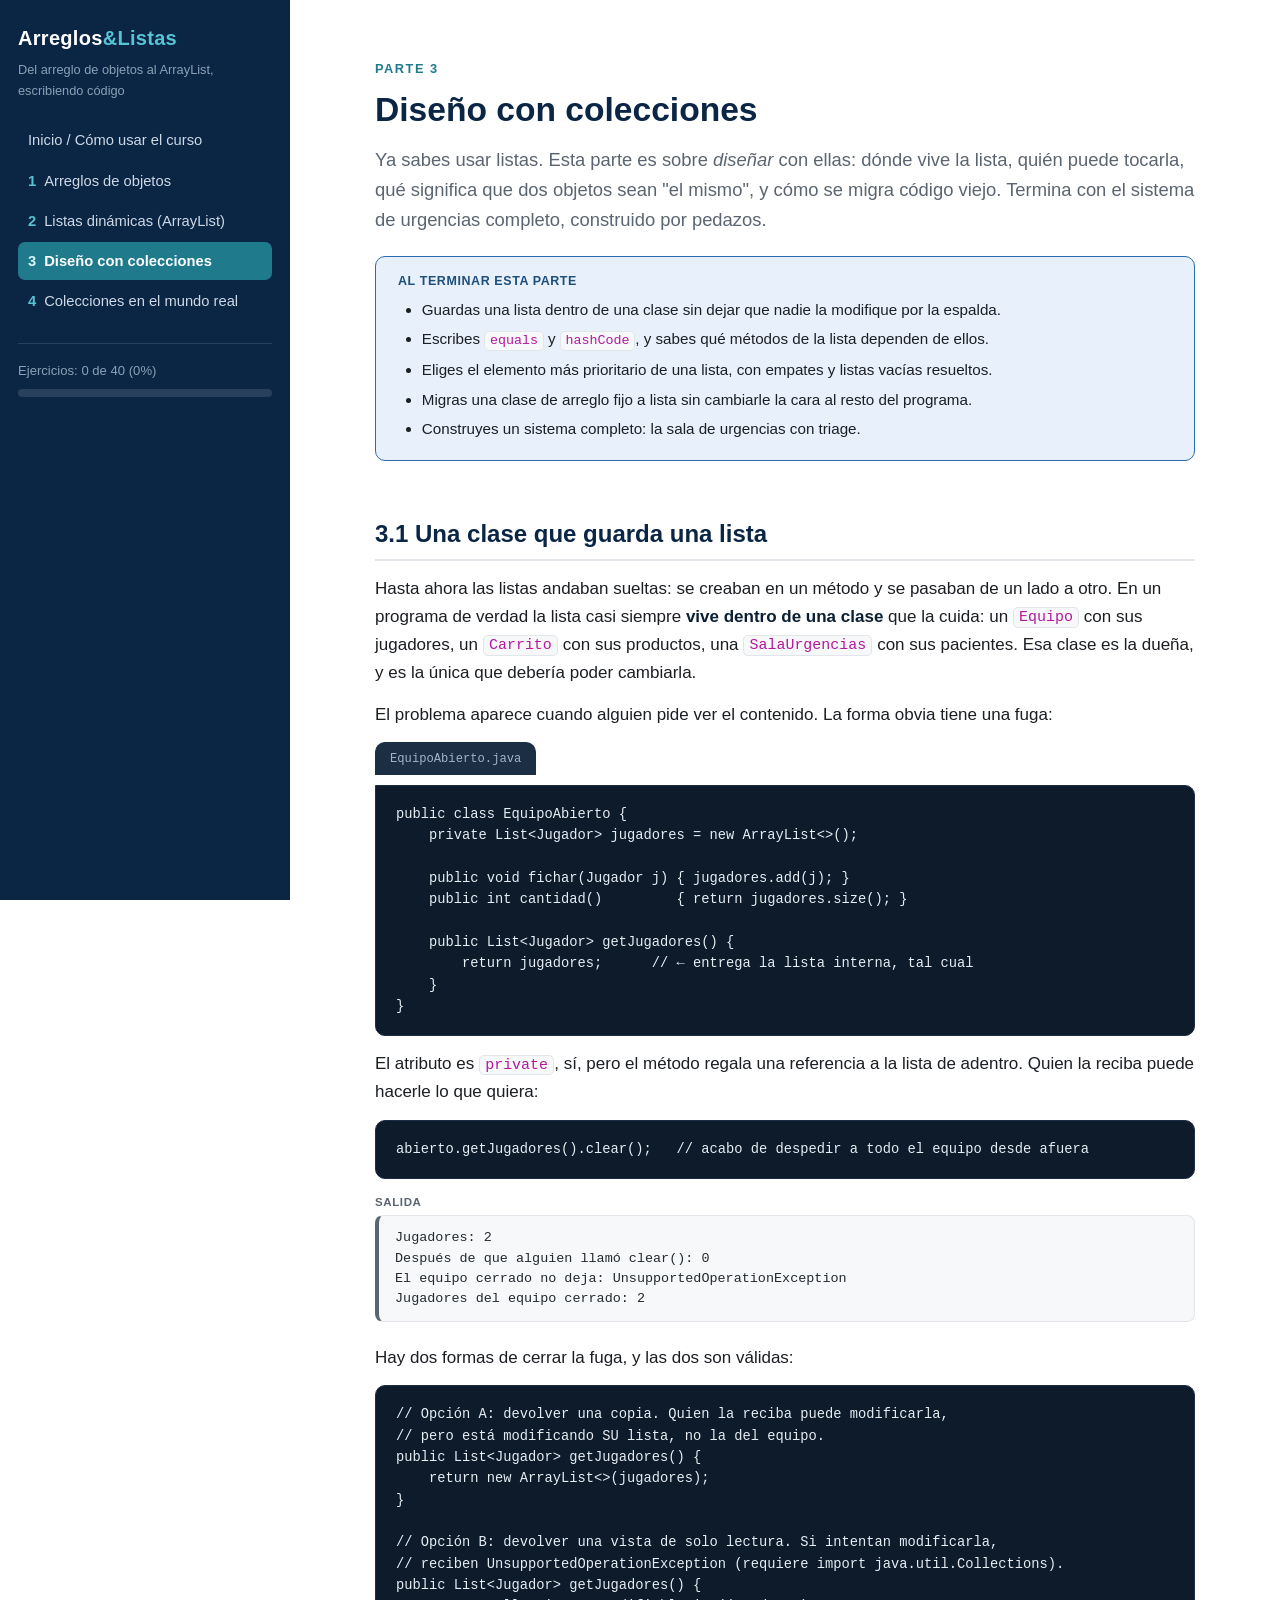
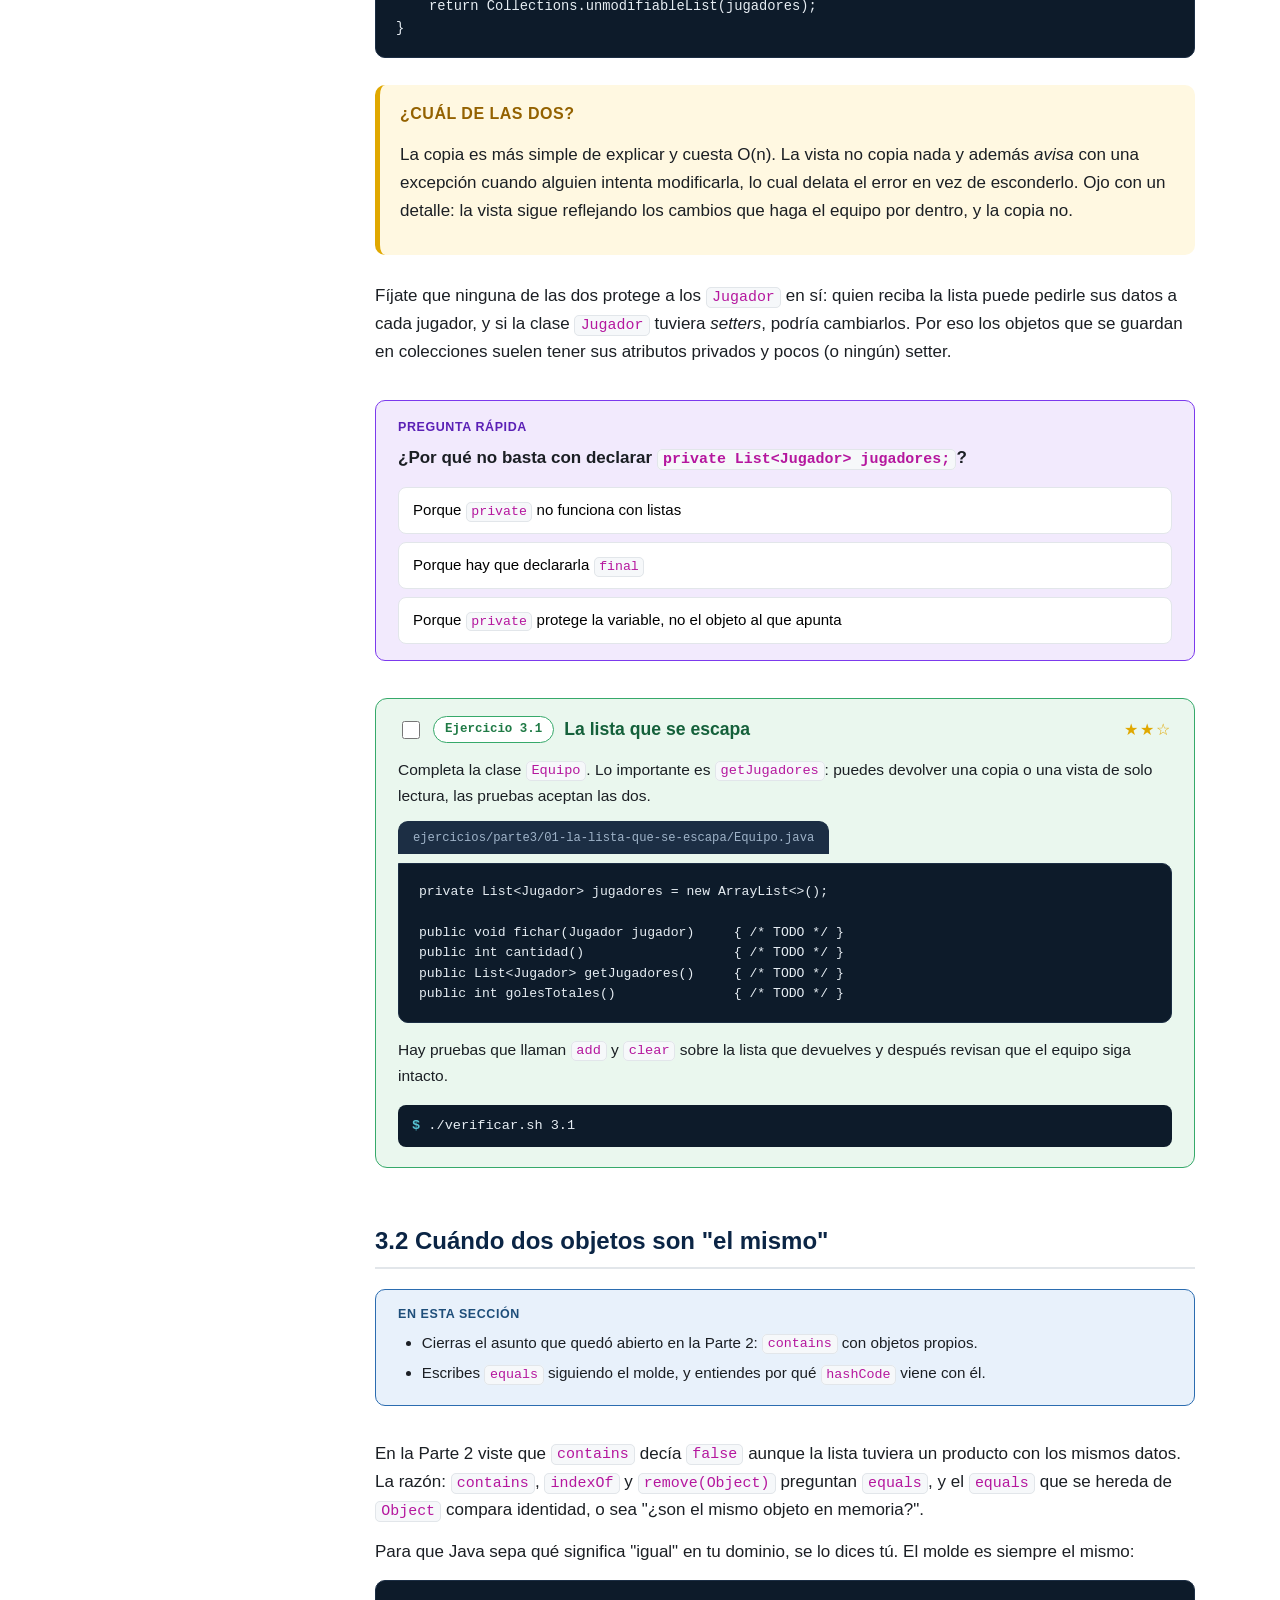
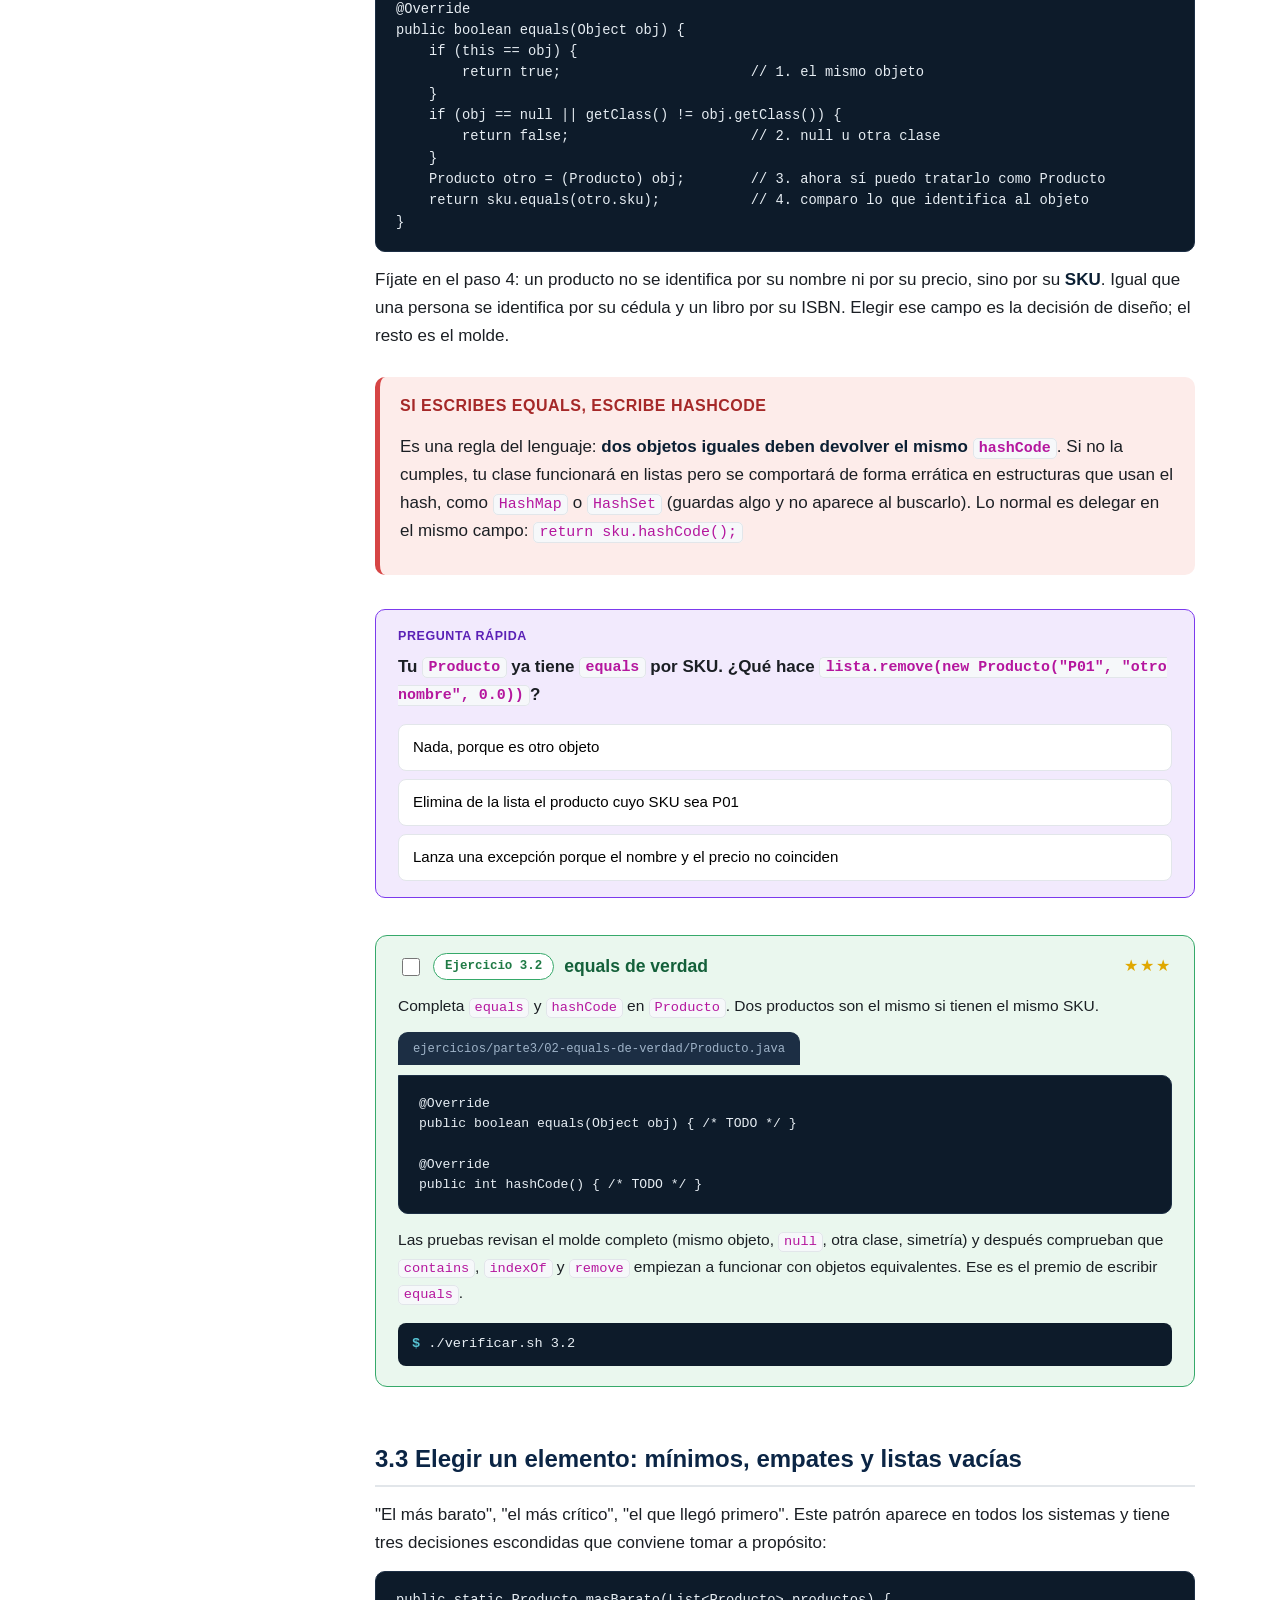
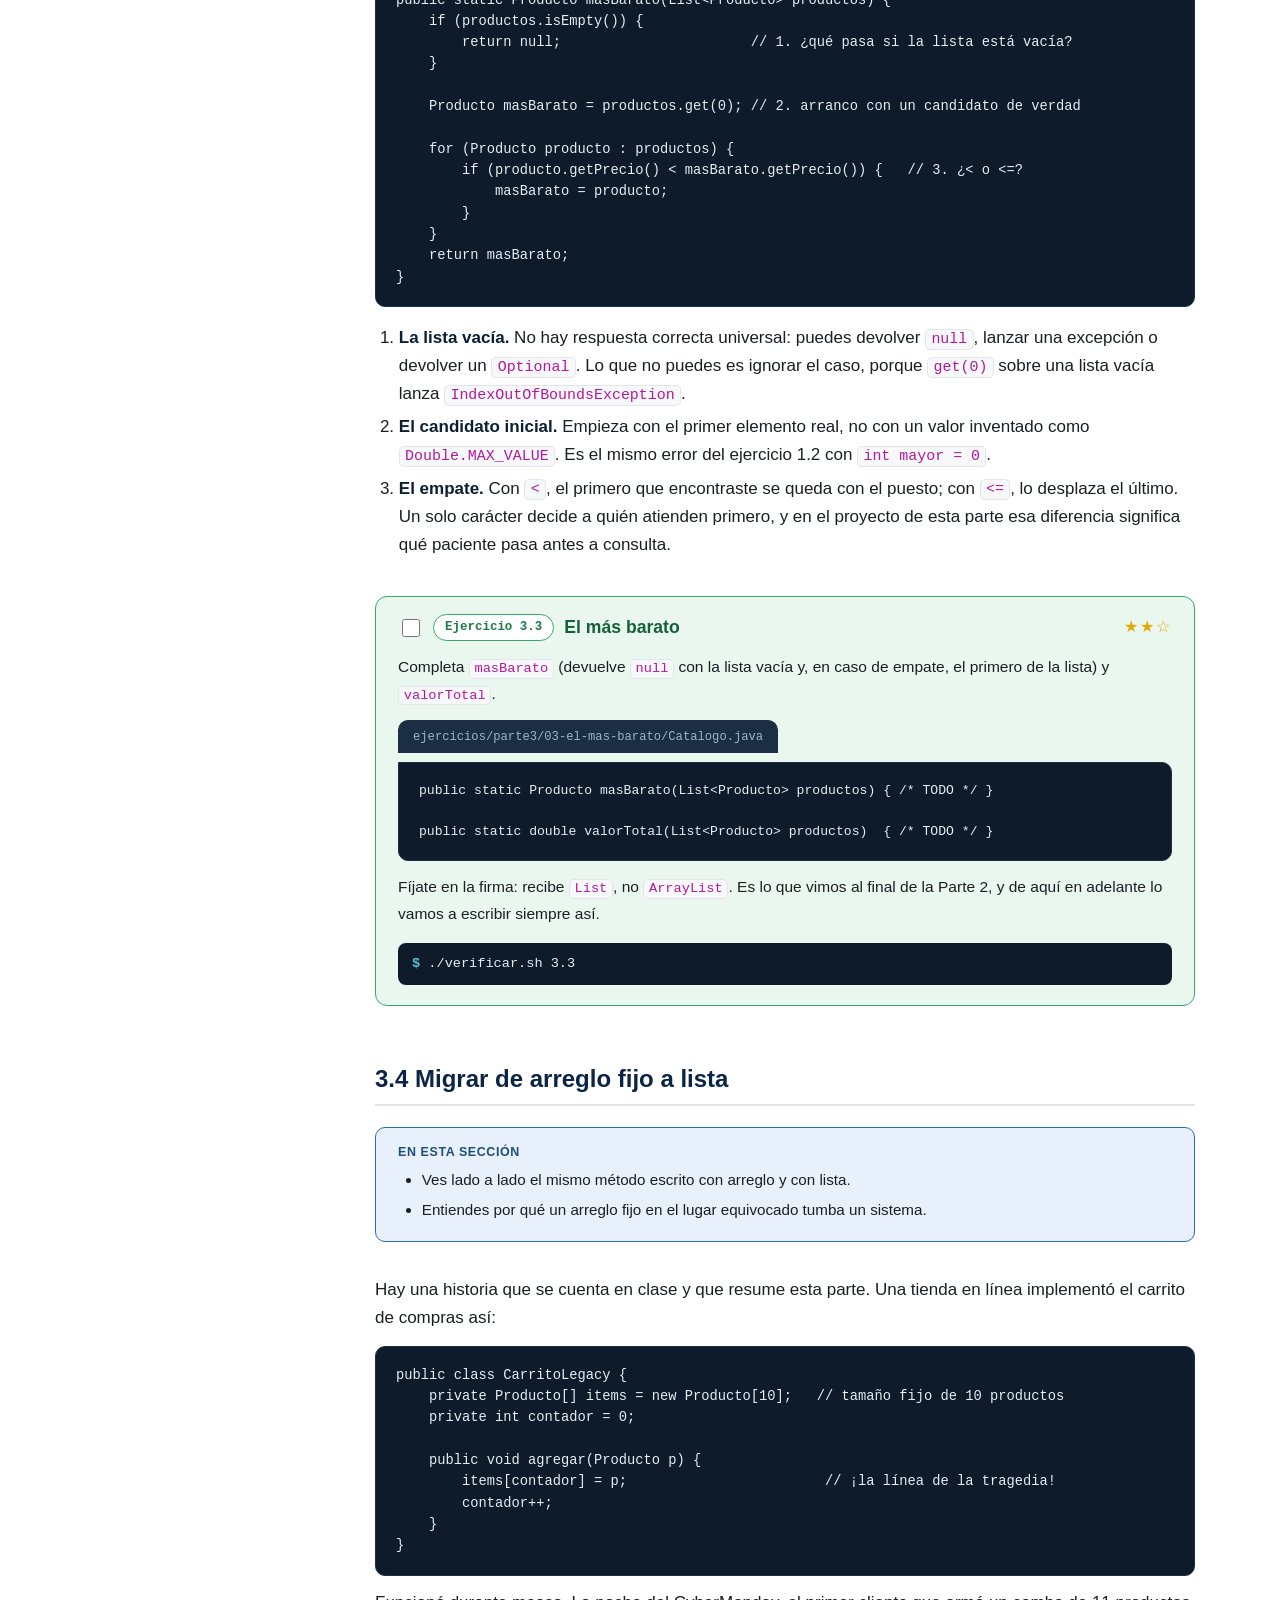
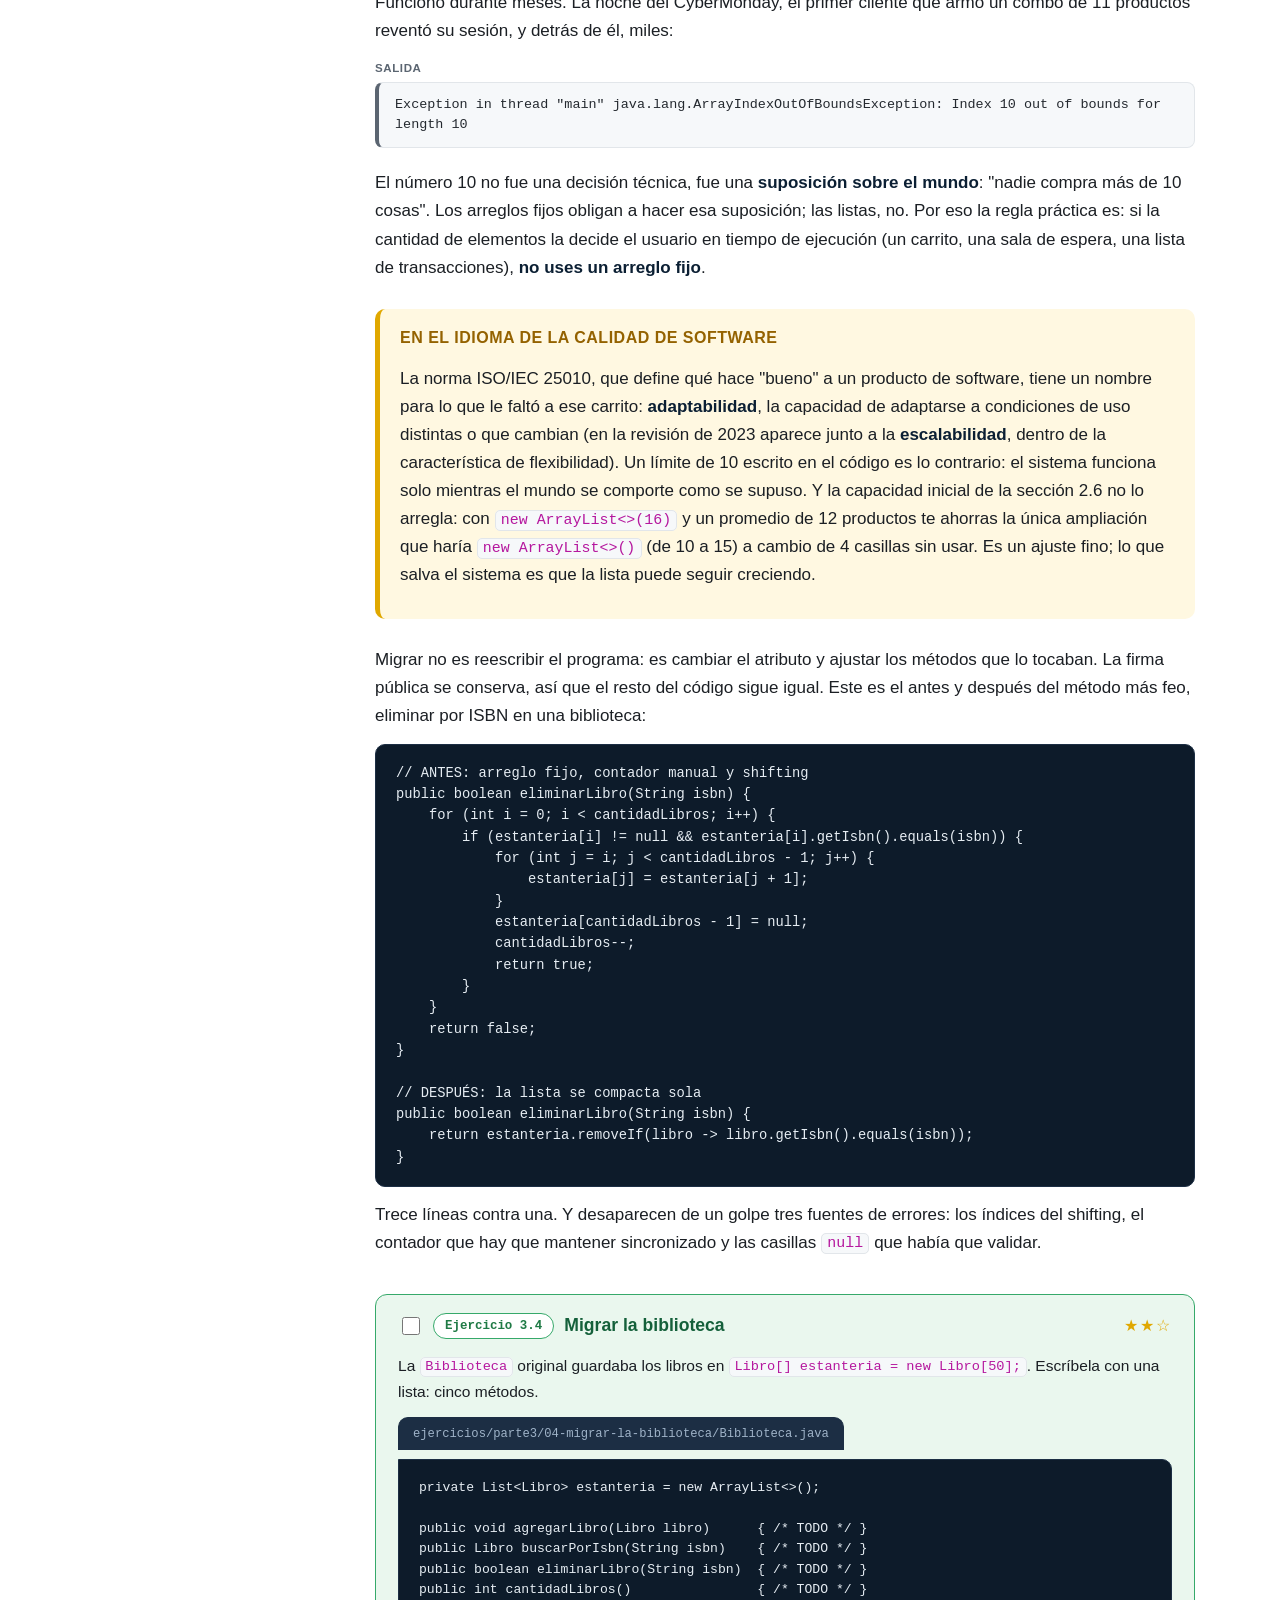
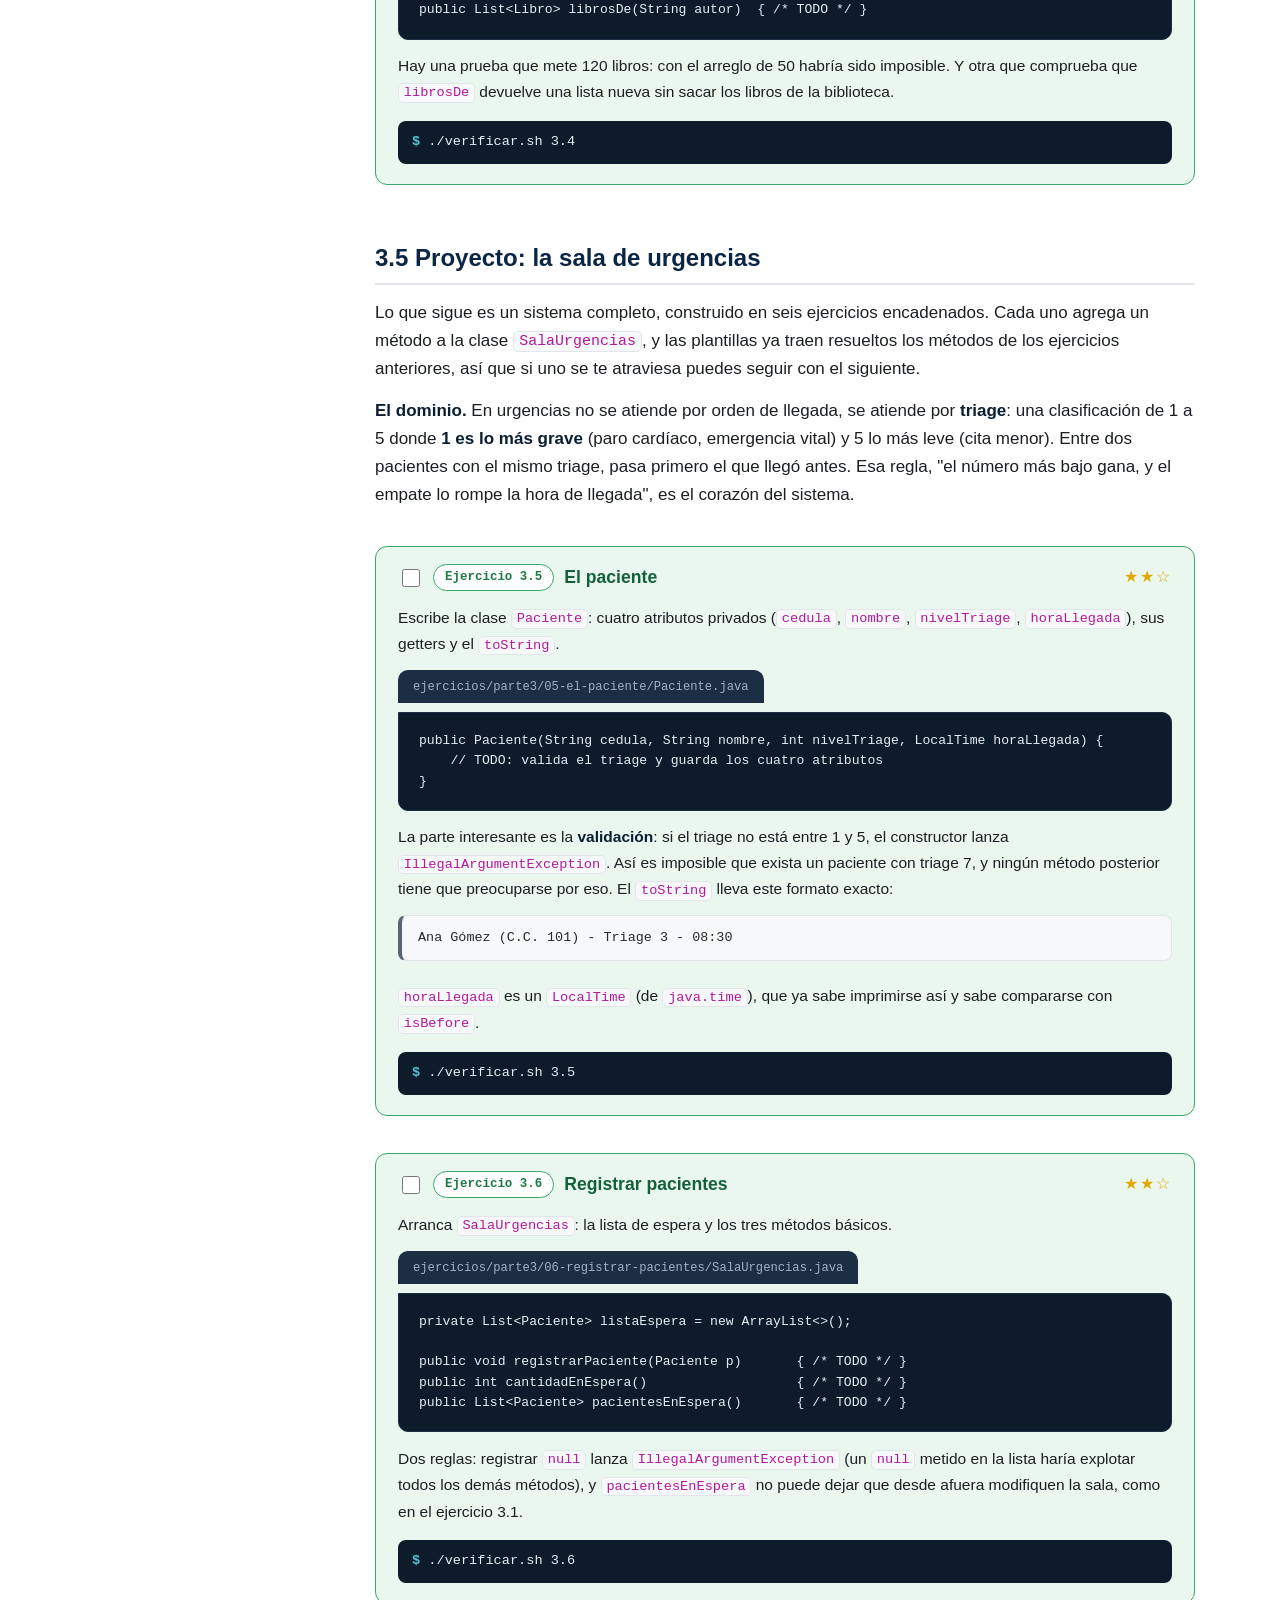
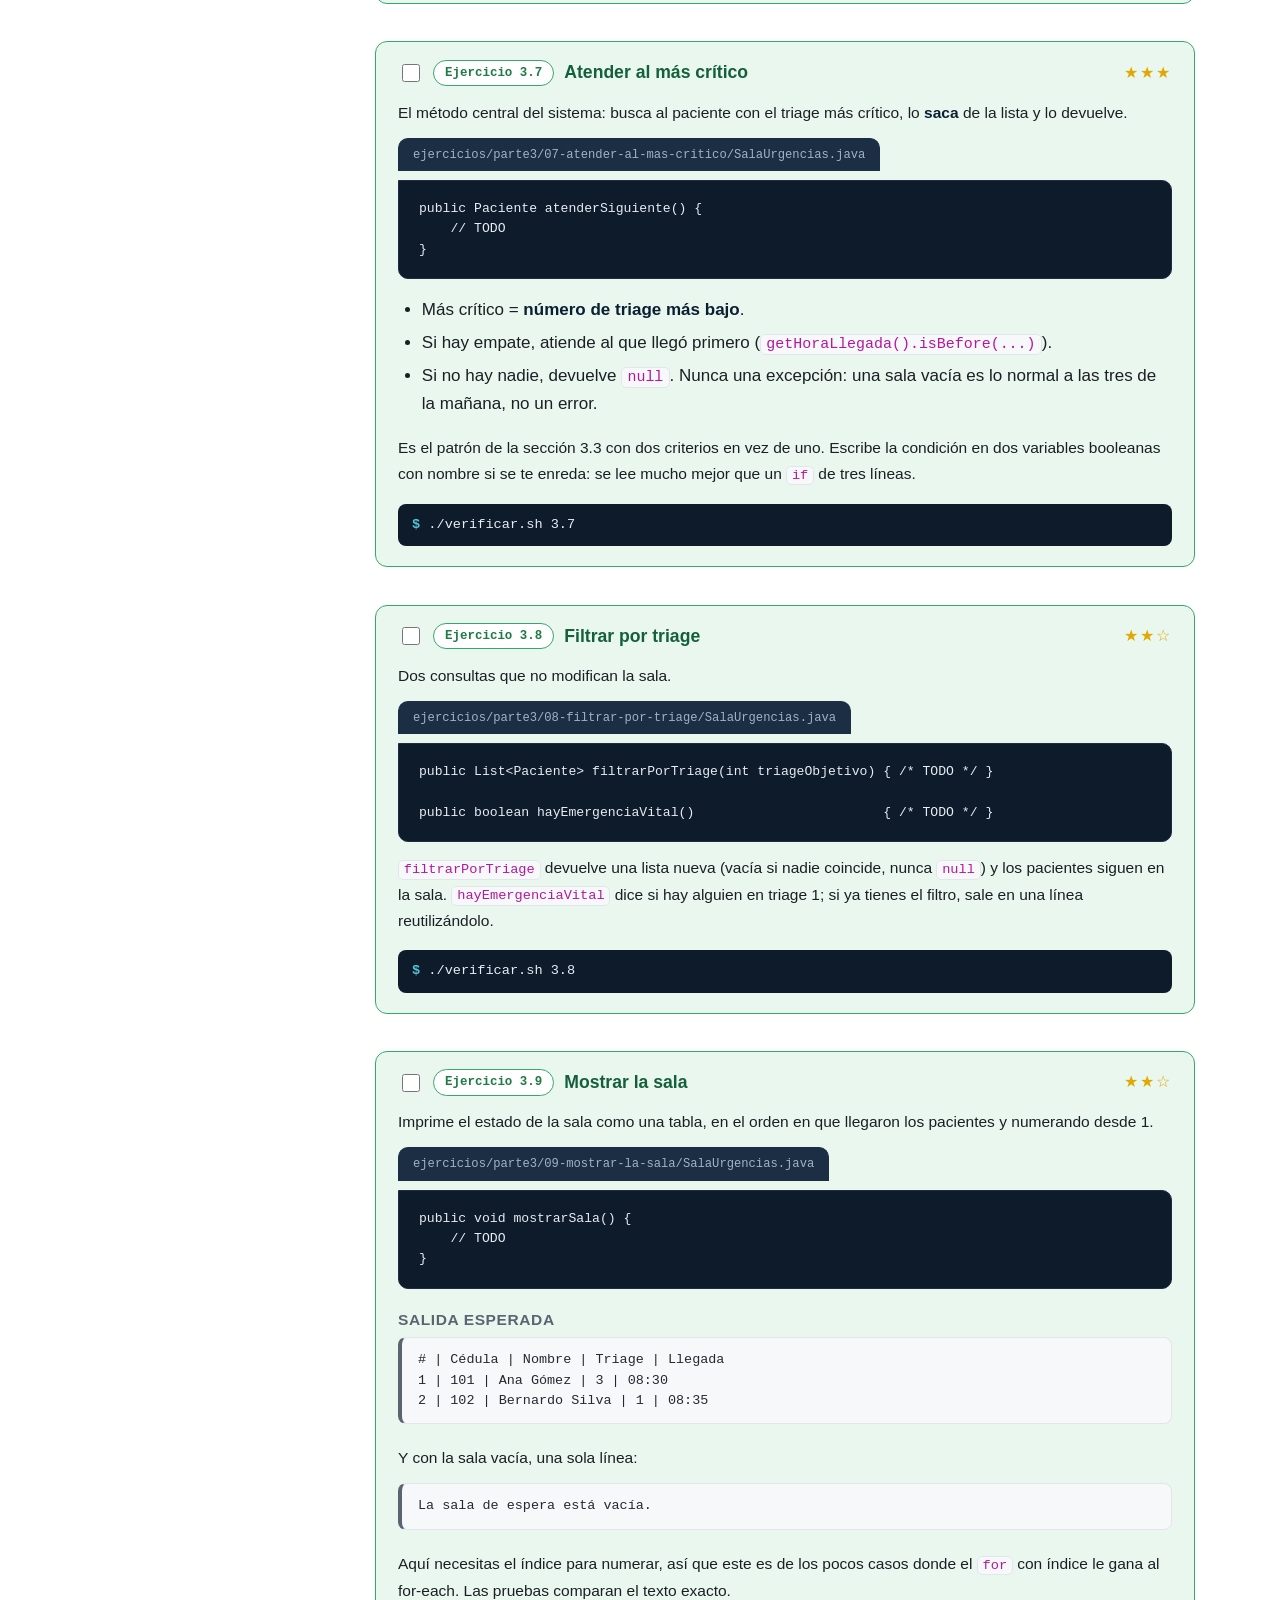
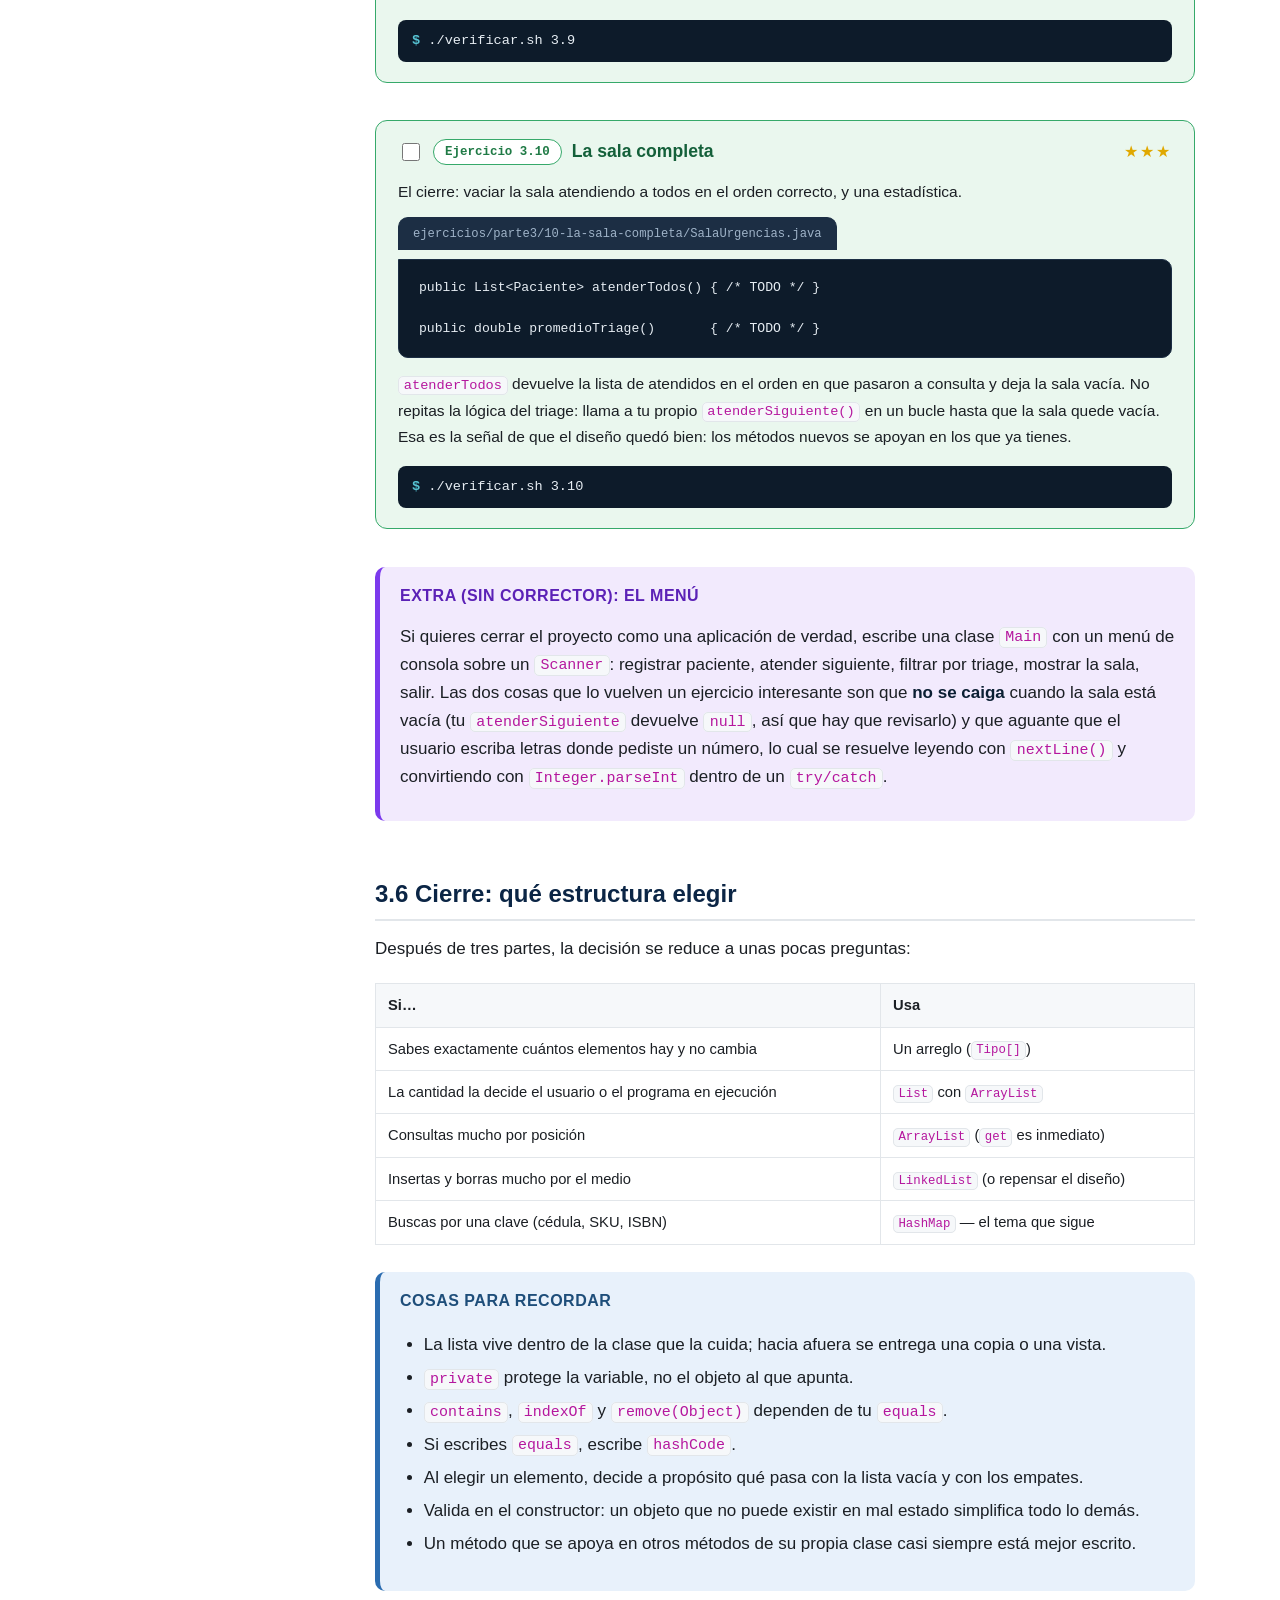
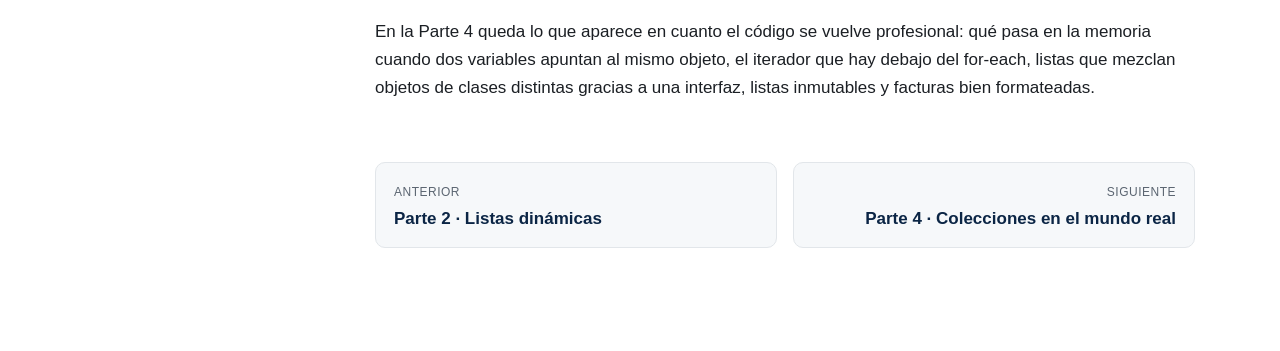
<file: parte3.html>
<!DOCTYPE html>
<html lang="es">
<head>
<meta charset="utf-8">
<meta name="viewport" content="width=device-width, initial-scale=1">
<title>Parte 3 · Diseño con colecciones</title>
<link rel="stylesheet" href="styles.css">
</head>
<body>
<main><div class="content">

  <p class="part-eyebrow">Parte 3</p>
  <h1>Diseño con colecciones</h1>
  <p class="lead">Ya sabes usar listas. Esta parte es sobre <em>diseñar</em> con ellas: dónde vive la lista, quién
    puede tocarla, qué significa que dos objetos sean "el mismo", y cómo se migra código viejo. Termina con el
    sistema de urgencias completo, construido por pedazos.</p>

  <div class="objetivos">
    <h4>Al terminar esta parte</h4>
    <ul>
      <li>Guardas una lista dentro de una clase sin dejar que nadie la modifique por la espalda.</li>
      <li>Escribes <code>equals</code> y <code>hashCode</code>, y sabes qué métodos de la lista dependen de ellos.</li>
      <li>Eliges el elemento más prioritario de una lista, con empates y listas vacías resueltos.</li>
      <li>Migras una clase de arreglo fijo a lista sin cambiarle la cara al resto del programa.</li>
      <li>Construyes un sistema completo: la sala de urgencias con triage.</li>
    </ul>
  </div>

  <h2>3.1 Una clase que guarda una lista</h2>

  <p>Hasta ahora las listas andaban sueltas: se creaban en un método y se pasaban de un lado a otro. En un programa
    de verdad la lista casi siempre <strong>vive dentro de una clase</strong> que la cuida: un <code>Equipo</code>
    con sus jugadores, un <code>Carrito</code> con sus productos, una <code>SalaUrgencias</code> con sus pacientes.
    Esa clase es la dueña, y es la única que debería poder cambiarla.</p>

  <p>El problema aparece cuando alguien pide ver el contenido. La forma obvia tiene una fuga:</p>

  <div class="filename">EquipoAbierto.java</div>
  <pre><code>public class EquipoAbierto {
    private List&lt;Jugador&gt; jugadores = new ArrayList&lt;&gt;();

    public void fichar(Jugador j) { jugadores.add(j); }
    public int cantidad()         { return jugadores.size(); }

    public List&lt;Jugador&gt; getJugadores() {
        return jugadores;      // ← entrega la lista interna, tal cual
    }
}</code></pre>

  <p>El atributo es <code>private</code>, sí, pero el método regala una referencia a la lista de adentro. Quien la
    reciba puede hacerle lo que quiera:</p>

  <pre><code>abierto.getJugadores().clear();   // acabo de despedir a todo el equipo desde afuera</code></pre>

  <p class="salida-label">salida</p>
  <div class="salida">Jugadores: 2
Después de que alguien llamó clear(): 0
El equipo cerrado no deja: UnsupportedOperationException
Jugadores del equipo cerrado: 2</div>

  <p>Hay dos formas de cerrar la fuga, y las dos son válidas:</p>

  <pre><code>// Opción A: devolver una copia. Quien la reciba puede modificarla,
// pero está modificando SU lista, no la del equipo.
public List&lt;Jugador&gt; getJugadores() {
    return new ArrayList&lt;&gt;(jugadores);
}

// Opción B: devolver una vista de solo lectura. Si intentan modificarla,
// reciben UnsupportedOperationException (requiere import java.util.Collections).
public List&lt;Jugador&gt; getJugadores() {
    return Collections.unmodifiableList(jugadores);
}</code></pre>

  <div class="box nota">
    <h4>¿Cuál de las dos?</h4>
    <p>La copia es más simple de explicar y cuesta O(n). La vista no copia nada y además <em>avisa</em> con una
      excepción cuando alguien intenta modificarla, lo cual delata el error en vez de esconderlo. Ojo con un
      detalle: la vista sigue reflejando los cambios que haga el equipo por dentro, y la copia no.</p>
  </div>

  <p>Fíjate que ninguna de las dos protege a los <code>Jugador</code> en sí: quien reciba la lista puede pedirle
    sus datos a cada jugador, y si la clase <code>Jugador</code> tuviera <em>setters</em>, podría cambiarlos. Por
    eso los objetos que se guardan en colecciones suelen tener sus atributos privados y pocos (o ningún) setter.</p>

  <div class="quiz" data-respuesta="c">
    <h4>Pregunta rápida</h4>
    <p class="pregunta">¿Por qué no basta con declarar <code>private List&lt;Jugador&gt; jugadores;</code>?</p>
    <div class="ops">
      <button data-op="a">Porque <code>private</code> no funciona con listas</button>
      <button data-op="b">Porque hay que declararla <code>final</code></button>
      <button data-op="c">Porque <code>private</code> protege la variable, no el objeto al que apunta</button>
    </div>
    <p class="fb"><code>private</code> impide que alguien escriba <code>equipo.jugadores = otraLista</code>, pero si
      un método entrega la referencia, el objeto lista queda expuesto y se le puede llamar <code>add</code> o
      <code>clear</code>. <code>final</code> tampoco ayuda: también protege la variable, no el contenido.</p>
  </div>

  <section class="ejercicio" data-id="3.1">
    <header>
      <span class="ej-num">Ejercicio 3.1</span>
      <h3>La lista que se escapa</h3>
      <span class="estrellas">★★☆</span>
    </header>
    <p>Completa la clase <code>Equipo</code>. Lo importante es <code>getJugadores</code>: puedes devolver una copia
      o una vista de solo lectura, las pruebas aceptan las dos.</p>
    <div class="filename">ejercicios/parte3/01-la-lista-que-se-escapa/Equipo.java</div>
    <pre><code>private List&lt;Jugador&gt; jugadores = new ArrayList&lt;&gt;();

public void fichar(Jugador jugador)     { /* TODO */ }
public int cantidad()                   { /* TODO */ }
public List&lt;Jugador&gt; getJugadores()     { /* TODO */ }
public int golesTotales()               { /* TODO */ }</code></pre>
    <p>Hay pruebas que llaman <code>add</code> y <code>clear</code> sobre la lista que devuelves y después revisan
      que el equipo siga intacto.</p>
    <div class="comando">./verificar.sh 3.1</div>
  </section>

  <h2>3.2 Cuándo dos objetos son "el mismo"</h2>

  <div class="objetivos">
    <h4>En esta sección</h4>
    <ul>
      <li>Cierras el asunto que quedó abierto en la Parte 2: <code>contains</code> con objetos propios.</li>
      <li>Escribes <code>equals</code> siguiendo el molde, y entiendes por qué <code>hashCode</code> viene con él.</li>
    </ul>
  </div>

  <p>En la Parte 2 viste que <code>contains</code> decía <code>false</code> aunque la lista tuviera un producto con
    los mismos datos. La razón: <code>contains</code>, <code>indexOf</code> y <code>remove(Object)</code> preguntan
    <code>equals</code>, y el <code>equals</code> que se hereda de <code>Object</code> compara identidad, o sea
    "¿son el mismo objeto en memoria?".</p>

  <p>Para que Java sepa qué significa "igual" en tu dominio, se lo dices tú. El molde es siempre el mismo:</p>

  <pre><code>@Override
public boolean equals(Object obj) {
    if (this == obj) {
        return true;                       // 1. el mismo objeto
    }
    if (obj == null || getClass() != obj.getClass()) {
        return false;                      // 2. null u otra clase
    }
    Producto otro = (Producto) obj;        // 3. ahora sí puedo tratarlo como Producto
    return sku.equals(otro.sku);           // 4. comparo lo que identifica al objeto
}</code></pre>

  <p>Fíjate en el paso 4: un producto no se identifica por su nombre ni por su precio, sino por su
    <strong>SKU</strong>. Igual que una persona se identifica por su cédula y un libro por su ISBN. Elegir ese
    campo es la decisión de diseño; el resto es el molde.</p>

  <div class="box peligro">
    <h4>Si escribes equals, escribe hashCode</h4>
    <p>Es una regla del lenguaje: <strong>dos objetos iguales deben devolver el mismo <code>hashCode</code></strong>.
      Si no la cumples, tu clase funcionará en listas pero se comportará de forma errática en estructuras que usan
      el hash, como <code>HashMap</code> o <code>HashSet</code> (guardas algo y no aparece al buscarlo). Lo normal
      es delegar en el mismo campo: <code>return sku.hashCode();</code></p>
  </div>

  <div class="quiz" data-respuesta="b">
    <h4>Pregunta rápida</h4>
    <p class="pregunta">Tu <code>Producto</code> ya tiene <code>equals</code> por SKU. ¿Qué hace
      <code>lista.remove(new Producto("P01", "otro nombre", 0.0))</code>?</p>
    <div class="ops">
      <button data-op="a">Nada, porque es otro objeto</button>
      <button data-op="b">Elimina de la lista el producto cuyo SKU sea P01</button>
      <button data-op="c">Lanza una excepción porque el nombre y el precio no coinciden</button>
    </div>
    <p class="fb"><code>remove(Object)</code> recorre la lista preguntando <code>equals</code>. Como tu
      <code>equals</code> solo mira el SKU, encuentra el producto P01 y lo borra, sin importar el nombre ni el
      precio del objeto que le pasaste. Por eso vale la pena pensar bien qué campo identifica al objeto.</p>
  </div>

  <section class="ejercicio" data-id="3.2">
    <header>
      <span class="ej-num">Ejercicio 3.2</span>
      <h3>equals de verdad</h3>
      <span class="estrellas">★★★</span>
    </header>
    <p>Completa <code>equals</code> y <code>hashCode</code> en <code>Producto</code>. Dos productos son el mismo si
      tienen el mismo SKU.</p>
    <div class="filename">ejercicios/parte3/02-equals-de-verdad/Producto.java</div>
    <pre><code>@Override
public boolean equals(Object obj) { /* TODO */ }

@Override
public int hashCode() { /* TODO */ }</code></pre>
    <p>Las pruebas revisan el molde completo (mismo objeto, <code>null</code>, otra clase, simetría) y después
      comprueban que <code>contains</code>, <code>indexOf</code> y <code>remove</code> empiezan a funcionar con
      objetos equivalentes. Ese es el premio de escribir <code>equals</code>.</p>
    <div class="comando">./verificar.sh 3.2</div>
  </section>

  <h2>3.3 Elegir un elemento: mínimos, empates y listas vacías</h2>

  <p>"El más barato", "el más crítico", "el que llegó primero". Este patrón aparece en todos los sistemas y tiene
    tres decisiones escondidas que conviene tomar a propósito:</p>

  <pre><code>public static Producto masBarato(List&lt;Producto&gt; productos) {
    if (productos.isEmpty()) {
        return null;                       // 1. ¿qué pasa si la lista está vacía?
    }

    Producto masBarato = productos.get(0); // 2. arranco con un candidato de verdad

    for (Producto producto : productos) {
        if (producto.getPrecio() &lt; masBarato.getPrecio()) {   // 3. ¿&lt; o &lt;=?
            masBarato = producto;
        }
    }
    return masBarato;
}</code></pre>

  <ol>
    <li><strong>La lista vacía.</strong> No hay respuesta correcta universal: puedes devolver <code>null</code>,
      lanzar una excepción o devolver un <code>Optional</code>. Lo que no puedes es ignorar el caso, porque
      <code>get(0)</code> sobre una lista vacía lanza <code>IndexOutOfBoundsException</code>.</li>
    <li><strong>El candidato inicial.</strong> Empieza con el primer elemento real, no con un valor inventado como
      <code>Double.MAX_VALUE</code>. Es el mismo error del ejercicio 1.2 con <code>int mayor = 0</code>.</li>
    <li><strong>El empate.</strong> Con <code>&lt;</code>, el primero que encontraste se queda con el puesto; con
      <code>&lt;=</code>, lo desplaza el último. Un solo carácter decide a quién atienden primero, y en el proyecto
      de esta parte esa diferencia significa qué paciente pasa antes a consulta.</li>
  </ol>

  <section class="ejercicio" data-id="3.3">
    <header>
      <span class="ej-num">Ejercicio 3.3</span>
      <h3>El más barato</h3>
      <span class="estrellas">★★☆</span>
    </header>
    <p>Completa <code>masBarato</code> (devuelve <code>null</code> con la lista vacía y, en caso de empate, el
      primero de la lista) y <code>valorTotal</code>.</p>
    <div class="filename">ejercicios/parte3/03-el-mas-barato/Catalogo.java</div>
    <pre><code>public static Producto masBarato(List&lt;Producto&gt; productos) { /* TODO */ }

public static double valorTotal(List&lt;Producto&gt; productos)  { /* TODO */ }</code></pre>
    <p>Fíjate en la firma: recibe <code>List</code>, no <code>ArrayList</code>. Es lo que vimos al final de la
      Parte 2, y de aquí en adelante lo vamos a escribir siempre así.</p>
    <div class="comando">./verificar.sh 3.3</div>
  </section>

  <h2>3.4 Migrar de arreglo fijo a lista</h2>

  <div class="objetivos">
    <h4>En esta sección</h4>
    <ul>
      <li>Ves lado a lado el mismo método escrito con arreglo y con lista.</li>
      <li>Entiendes por qué un arreglo fijo en el lugar equivocado tumba un sistema.</li>
    </ul>
  </div>

  <p>Hay una historia que se cuenta en clase y que resume esta parte. Una tienda en línea implementó el carrito de
    compras así:</p>

  <pre><code>public class CarritoLegacy {
    private Producto[] items = new Producto[10];   // tamaño fijo de 10 productos
    private int contador = 0;

    public void agregar(Producto p) {
        items[contador] = p;                        // ¡la línea de la tragedia!
        contador++;
    }
}</code></pre>

  <p>Funcionó durante meses. La noche del CyberMonday, el primer cliente que armó un combo de 11 productos
    reventó su sesión, y detrás de él, miles:</p>

  <p class="salida-label">salida</p>
  <div class="salida">Exception in thread "main" java.lang.ArrayIndexOutOfBoundsException: Index 10 out of bounds for length 10</div>

  <p>El número 10 no fue una decisión técnica, fue una <strong>suposición sobre el mundo</strong>: "nadie compra
    más de 10 cosas". Los arreglos fijos obligan a hacer esa suposición; las listas, no. Por eso la regla práctica
    es: si la cantidad de elementos la decide el usuario en tiempo de ejecución (un carrito, una sala de espera,
    una lista de transacciones), <strong>no uses un arreglo fijo</strong>.</p>

  <div class="box nota">
    <h4>En el idioma de la calidad de software</h4>
    <p>La norma ISO/IEC 25010, que define qué hace "bueno" a un producto de software, tiene un nombre para lo que
      le faltó a ese carrito: <strong>adaptabilidad</strong>, la capacidad de adaptarse a condiciones de uso
      distintas o que cambian (en la revisión de 2023 aparece junto a la <strong>escalabilidad</strong>, dentro de
      la característica de flexibilidad). Un límite de 10 escrito en el código es lo contrario: el sistema
      funciona solo mientras el mundo se comporte como se supuso. Y la capacidad inicial de la sección 2.6 no lo
      arregla: con <code>new ArrayList&lt;&gt;(16)</code> y un promedio de 12 productos te ahorras la única
      ampliación que haría <code>new ArrayList&lt;&gt;()</code> (de 10 a 15) a cambio de 4 casillas sin usar. Es
      un ajuste fino; lo que salva el sistema es que la lista puede seguir creciendo.</p>
  </div>

  <p>Migrar no es reescribir el programa: es cambiar el atributo y ajustar los métodos que lo tocaban. La firma
    pública se conserva, así que el resto del código sigue igual. Este es el antes y después del método más feo,
    eliminar por ISBN en una biblioteca:</p>

  <pre><code>// ANTES: arreglo fijo, contador manual y shifting
public boolean eliminarLibro(String isbn) {
    for (int i = 0; i &lt; cantidadLibros; i++) {
        if (estanteria[i] != null &amp;&amp; estanteria[i].getIsbn().equals(isbn)) {
            for (int j = i; j &lt; cantidadLibros - 1; j++) {
                estanteria[j] = estanteria[j + 1];
            }
            estanteria[cantidadLibros - 1] = null;
            cantidadLibros--;
            return true;
        }
    }
    return false;
}

// DESPUÉS: la lista se compacta sola
public boolean eliminarLibro(String isbn) {
    return estanteria.removeIf(libro -&gt; libro.getIsbn().equals(isbn));
}</code></pre>

  <p>Trece líneas contra una. Y desaparecen de un golpe tres fuentes de errores: los índices del shifting, el
    contador que hay que mantener sincronizado y las casillas <code>null</code> que había que validar.</p>

  <section class="ejercicio" data-id="3.4">
    <header>
      <span class="ej-num">Ejercicio 3.4</span>
      <h3>Migrar la biblioteca</h3>
      <span class="estrellas">★★☆</span>
    </header>
    <p>La <code>Biblioteca</code> original guardaba los libros en <code>Libro[] estanteria = new Libro[50];</code>.
      Escríbela con una lista: cinco métodos.</p>
    <div class="filename">ejercicios/parte3/04-migrar-la-biblioteca/Biblioteca.java</div>
    <pre><code>private List&lt;Libro&gt; estanteria = new ArrayList&lt;&gt;();

public void agregarLibro(Libro libro)      { /* TODO */ }
public Libro buscarPorIsbn(String isbn)    { /* TODO */ }
public boolean eliminarLibro(String isbn)  { /* TODO */ }
public int cantidadLibros()                { /* TODO */ }
public List&lt;Libro&gt; librosDe(String autor)  { /* TODO */ }</code></pre>
    <p>Hay una prueba que mete 120 libros: con el arreglo de 50 habría sido imposible. Y otra que comprueba que
      <code>librosDe</code> devuelve una lista nueva sin sacar los libros de la biblioteca.</p>
    <div class="comando">./verificar.sh 3.4</div>
  </section>

  <h2>3.5 Proyecto: la sala de urgencias</h2>

  <p>Lo que sigue es un sistema completo, construido en seis ejercicios encadenados. Cada uno agrega un método a la
    clase <code>SalaUrgencias</code>, y las plantillas ya traen resueltos los métodos de los ejercicios anteriores,
    así que si uno se te atraviesa puedes seguir con el siguiente.</p>

  <p><strong>El dominio.</strong> En urgencias no se atiende por orden de llegada, se atiende por
    <strong>triage</strong>: una clasificación de 1 a 5 donde <strong>1 es lo más grave</strong> (paro cardíaco,
    emergencia vital) y 5 lo más leve (cita menor). Entre dos pacientes con el mismo triage, pasa primero el que
    llegó antes. Esa regla, "el número más bajo gana, y el empate lo rompe la hora de llegada", es el corazón del
    sistema.</p>

  <section class="ejercicio" data-id="3.5">
    <header>
      <span class="ej-num">Ejercicio 3.5</span>
      <h3>El paciente</h3>
      <span class="estrellas">★★☆</span>
    </header>
    <p>Escribe la clase <code>Paciente</code>: cuatro atributos privados (<code>cedula</code>, <code>nombre</code>,
      <code>nivelTriage</code>, <code>horaLlegada</code>), sus getters y el <code>toString</code>.</p>
    <div class="filename">ejercicios/parte3/05-el-paciente/Paciente.java</div>
    <pre><code>public Paciente(String cedula, String nombre, int nivelTriage, LocalTime horaLlegada) {
    // TODO: valida el triage y guarda los cuatro atributos
}</code></pre>
    <p>La parte interesante es la <strong>validación</strong>: si el triage no está entre 1 y 5, el constructor
      lanza <code>IllegalArgumentException</code>. Así es imposible que exista un paciente con triage 7, y ningún
      método posterior tiene que preocuparse por eso. El <code>toString</code> lleva este formato exacto:</p>
    <div class="salida">Ana Gómez (C.C. 101) - Triage 3 - 08:30</div>
    <p><code>horaLlegada</code> es un <code>LocalTime</code> (de <code>java.time</code>), que ya sabe imprimirse
      así y sabe compararse con <code>isBefore</code>.</p>
    <div class="comando">./verificar.sh 3.5</div>
  </section>

  <section class="ejercicio" data-id="3.6">
    <header>
      <span class="ej-num">Ejercicio 3.6</span>
      <h3>Registrar pacientes</h3>
      <span class="estrellas">★★☆</span>
    </header>
    <p>Arranca <code>SalaUrgencias</code>: la lista de espera y los tres métodos básicos.</p>
    <div class="filename">ejercicios/parte3/06-registrar-pacientes/SalaUrgencias.java</div>
    <pre><code>private List&lt;Paciente&gt; listaEspera = new ArrayList&lt;&gt;();

public void registrarPaciente(Paciente p)       { /* TODO */ }
public int cantidadEnEspera()                   { /* TODO */ }
public List&lt;Paciente&gt; pacientesEnEspera()       { /* TODO */ }</code></pre>
    <p>Dos reglas: registrar <code>null</code> lanza <code>IllegalArgumentException</code> (un <code>null</code>
      metido en la lista haría explotar todos los demás métodos), y <code>pacientesEnEspera</code> no puede dejar
      que desde afuera modifiquen la sala, como en el ejercicio 3.1.</p>
    <div class="comando">./verificar.sh 3.6</div>
  </section>

  <section class="ejercicio" data-id="3.7">
    <header>
      <span class="ej-num">Ejercicio 3.7</span>
      <h3>Atender al más crítico</h3>
      <span class="estrellas">★★★</span>
    </header>
    <p>El método central del sistema: busca al paciente con el triage más crítico, lo <strong>saca</strong> de la
      lista y lo devuelve.</p>
    <div class="filename">ejercicios/parte3/07-atender-al-mas-critico/SalaUrgencias.java</div>
    <pre><code>public Paciente atenderSiguiente() {
    // TODO
}</code></pre>
    <ul>
      <li>Más crítico = <strong>número de triage más bajo</strong>.</li>
      <li>Si hay empate, atiende al que llegó primero (<code>getHoraLlegada().isBefore(...)</code>).</li>
      <li>Si no hay nadie, devuelve <code>null</code>. Nunca una excepción: una sala vacía es lo normal a las
        tres de la mañana, no un error.</li>
    </ul>
    <p>Es el patrón de la sección 3.3 con dos criterios en vez de uno. Escribe la condición en dos variables
      booleanas con nombre si se te enreda: se lee mucho mejor que un <code>if</code> de tres líneas.</p>
    <div class="comando">./verificar.sh 3.7</div>
  </section>

  <section class="ejercicio" data-id="3.8">
    <header>
      <span class="ej-num">Ejercicio 3.8</span>
      <h3>Filtrar por triage</h3>
      <span class="estrellas">★★☆</span>
    </header>
    <p>Dos consultas que no modifican la sala.</p>
    <div class="filename">ejercicios/parte3/08-filtrar-por-triage/SalaUrgencias.java</div>
    <pre><code>public List&lt;Paciente&gt; filtrarPorTriage(int triageObjetivo) { /* TODO */ }

public boolean hayEmergenciaVital()                        { /* TODO */ }</code></pre>
    <p><code>filtrarPorTriage</code> devuelve una lista nueva (vacía si nadie coincide, nunca <code>null</code>) y
      los pacientes siguen en la sala. <code>hayEmergenciaVital</code> dice si hay alguien en triage 1; si ya
      tienes el filtro, sale en una línea reutilizándolo.</p>
    <div class="comando">./verificar.sh 3.8</div>
  </section>

  <section class="ejercicio" data-id="3.9">
    <header>
      <span class="ej-num">Ejercicio 3.9</span>
      <h3>Mostrar la sala</h3>
      <span class="estrellas">★★☆</span>
    </header>
    <p>Imprime el estado de la sala como una tabla, en el orden en que llegaron los pacientes y numerando desde 1.</p>
    <div class="filename">ejercicios/parte3/09-mostrar-la-sala/SalaUrgencias.java</div>
    <pre><code>public void mostrarSala() {
    // TODO
}</code></pre>
    <p class="salida-label">salida esperada</p>
    <div class="salida"># | Cédula | Nombre | Triage | Llegada
1 | 101 | Ana Gómez | 3 | 08:30
2 | 102 | Bernardo Silva | 1 | 08:35</div>
    <p>Y con la sala vacía, una sola línea:</p>
    <div class="salida">La sala de espera está vacía.</div>
    <p>Aquí necesitas el índice para numerar, así que este es de los pocos casos donde el <code>for</code> con
      índice le gana al for-each. Las pruebas comparan el texto exacto.</p>
    <div class="comando">./verificar.sh 3.9</div>
  </section>

  <section class="ejercicio" data-id="3.10">
    <header>
      <span class="ej-num">Ejercicio 3.10</span>
      <h3>La sala completa</h3>
      <span class="estrellas">★★★</span>
    </header>
    <p>El cierre: vaciar la sala atendiendo a todos en el orden correcto, y una estadística.</p>
    <div class="filename">ejercicios/parte3/10-la-sala-completa/SalaUrgencias.java</div>
    <pre><code>public List&lt;Paciente&gt; atenderTodos() { /* TODO */ }

public double promedioTriage()       { /* TODO */ }</code></pre>
    <p><code>atenderTodos</code> devuelve la lista de atendidos en el orden en que pasaron a consulta y deja la
      sala vacía. No repitas la lógica del triage: llama a tu propio <code>atenderSiguiente()</code> en un bucle
      hasta que la sala quede vacía. Esa es la señal de que el diseño quedó bien: los métodos nuevos se apoyan en
      los que ya tienes.</p>
    <div class="comando">./verificar.sh 3.10</div>
  </section>

  <div class="box pro">
    <h4>Extra (sin corrector): el menú</h4>
    <p>Si quieres cerrar el proyecto como una aplicación de verdad, escribe una clase <code>Main</code> con un menú
      de consola sobre un <code>Scanner</code>: registrar paciente, atender siguiente, filtrar por triage, mostrar
      la sala, salir. Las dos cosas que lo vuelven un ejercicio interesante son que <strong>no se caiga</strong>
      cuando la sala está vacía (tu <code>atenderSiguiente</code> devuelve <code>null</code>, así que hay que
      revisarlo) y que aguante que el usuario escriba letras donde pediste un número, lo cual se resuelve leyendo
      con <code>nextLine()</code> y convirtiendo con <code>Integer.parseInt</code> dentro de un
      <code>try/catch</code>.</p>
  </div>

  <h2>3.6 Cierre: qué estructura elegir</h2>

  <p>Después de tres partes, la decisión se reduce a unas pocas preguntas:</p>

  <table class="resumen-tabla">
    <tr><th>Si…</th><th>Usa</th></tr>
    <tr><td>Sabes exactamente cuántos elementos hay y no cambia</td><td>Un arreglo (<code>Tipo[]</code>)</td></tr>
    <tr><td>La cantidad la decide el usuario o el programa en ejecución</td><td><code>List</code> con <code>ArrayList</code></td></tr>
    <tr><td>Consultas mucho por posición</td><td><code>ArrayList</code> (<code>get</code> es inmediato)</td></tr>
    <tr><td>Insertas y borras mucho por el medio</td><td><code>LinkedList</code> (o repensar el diseño)</td></tr>
    <tr><td>Buscas por una clave (cédula, SKU, ISBN)</td><td><code>HashMap</code> — el tema que sigue</td></tr>
  </table>

  <div class="box info">
    <h4>Cosas para recordar</h4>
    <ul>
      <li>La lista vive dentro de la clase que la cuida; hacia afuera se entrega una copia o una vista.</li>
      <li><code>private</code> protege la variable, no el objeto al que apunta.</li>
      <li><code>contains</code>, <code>indexOf</code> y <code>remove(Object)</code> dependen de tu <code>equals</code>.</li>
      <li>Si escribes <code>equals</code>, escribe <code>hashCode</code>.</li>
      <li>Al elegir un elemento, decide a propósito qué pasa con la lista vacía y con los empates.</li>
      <li>Valida en el constructor: un objeto que no puede existir en mal estado simplifica todo lo demás.</li>
      <li>Un método que se apoya en otros métodos de su propia clase casi siempre está mejor escrito.</li>
    </ul>
  </div>

  <p>En la Parte 4 queda lo que aparece en cuanto el código se vuelve profesional: qué pasa en la memoria cuando
    dos variables apuntan al mismo objeto, el iterador que hay debajo del for-each, listas que mezclan objetos de
    clases distintas gracias a una interfaz, listas inmutables y facturas bien formateadas.</p>

  <div class="pager">
    <a class="prev" href="parte2.html">
      <span class="dir">Anterior</span><br>
      <span class="ttl">Parte 2 · Listas dinámicas</span>
    </a>
    <a class="next" href="parte4.html">
      <span class="dir">Siguiente</span><br>
      <span class="ttl">Parte 4 · Colecciones en el mundo real</span>
    </a>
  </div>

</div></main>
<script src="nav.js"></script>
</body>
</html>
</file>
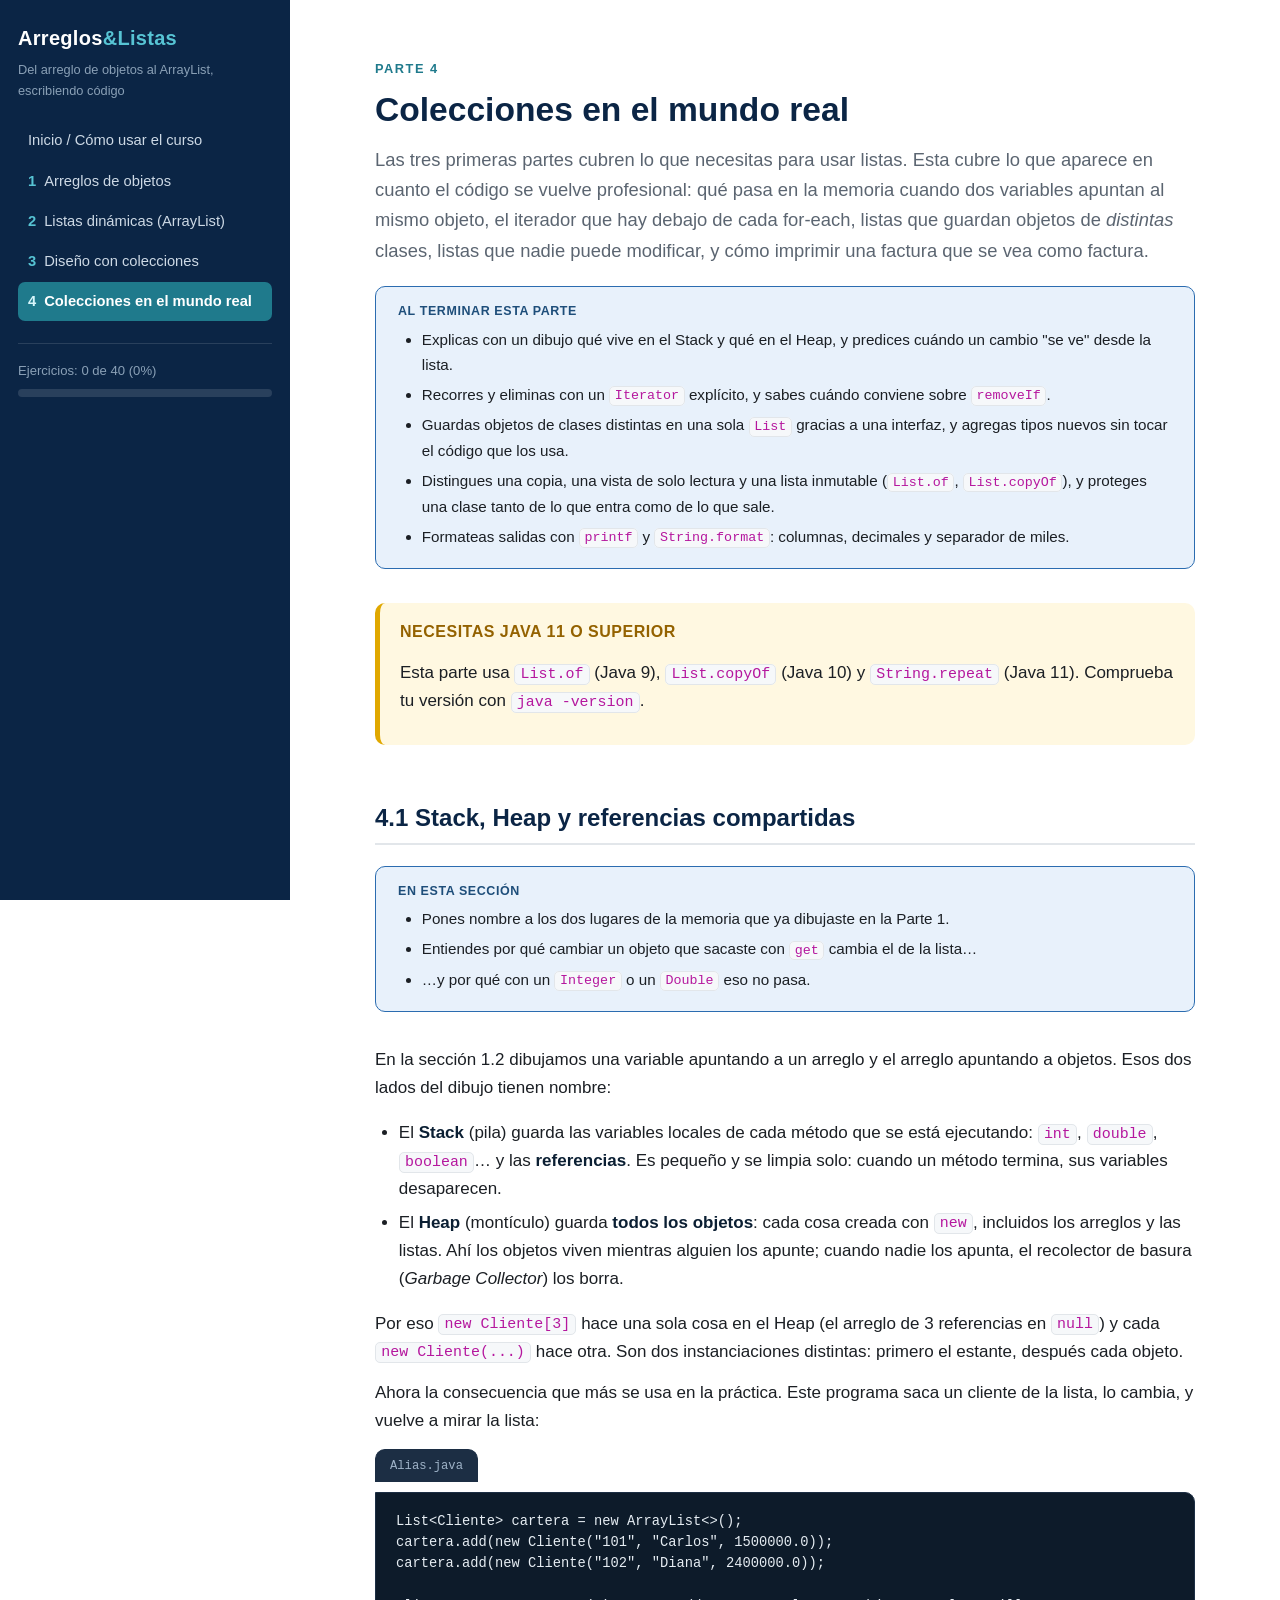
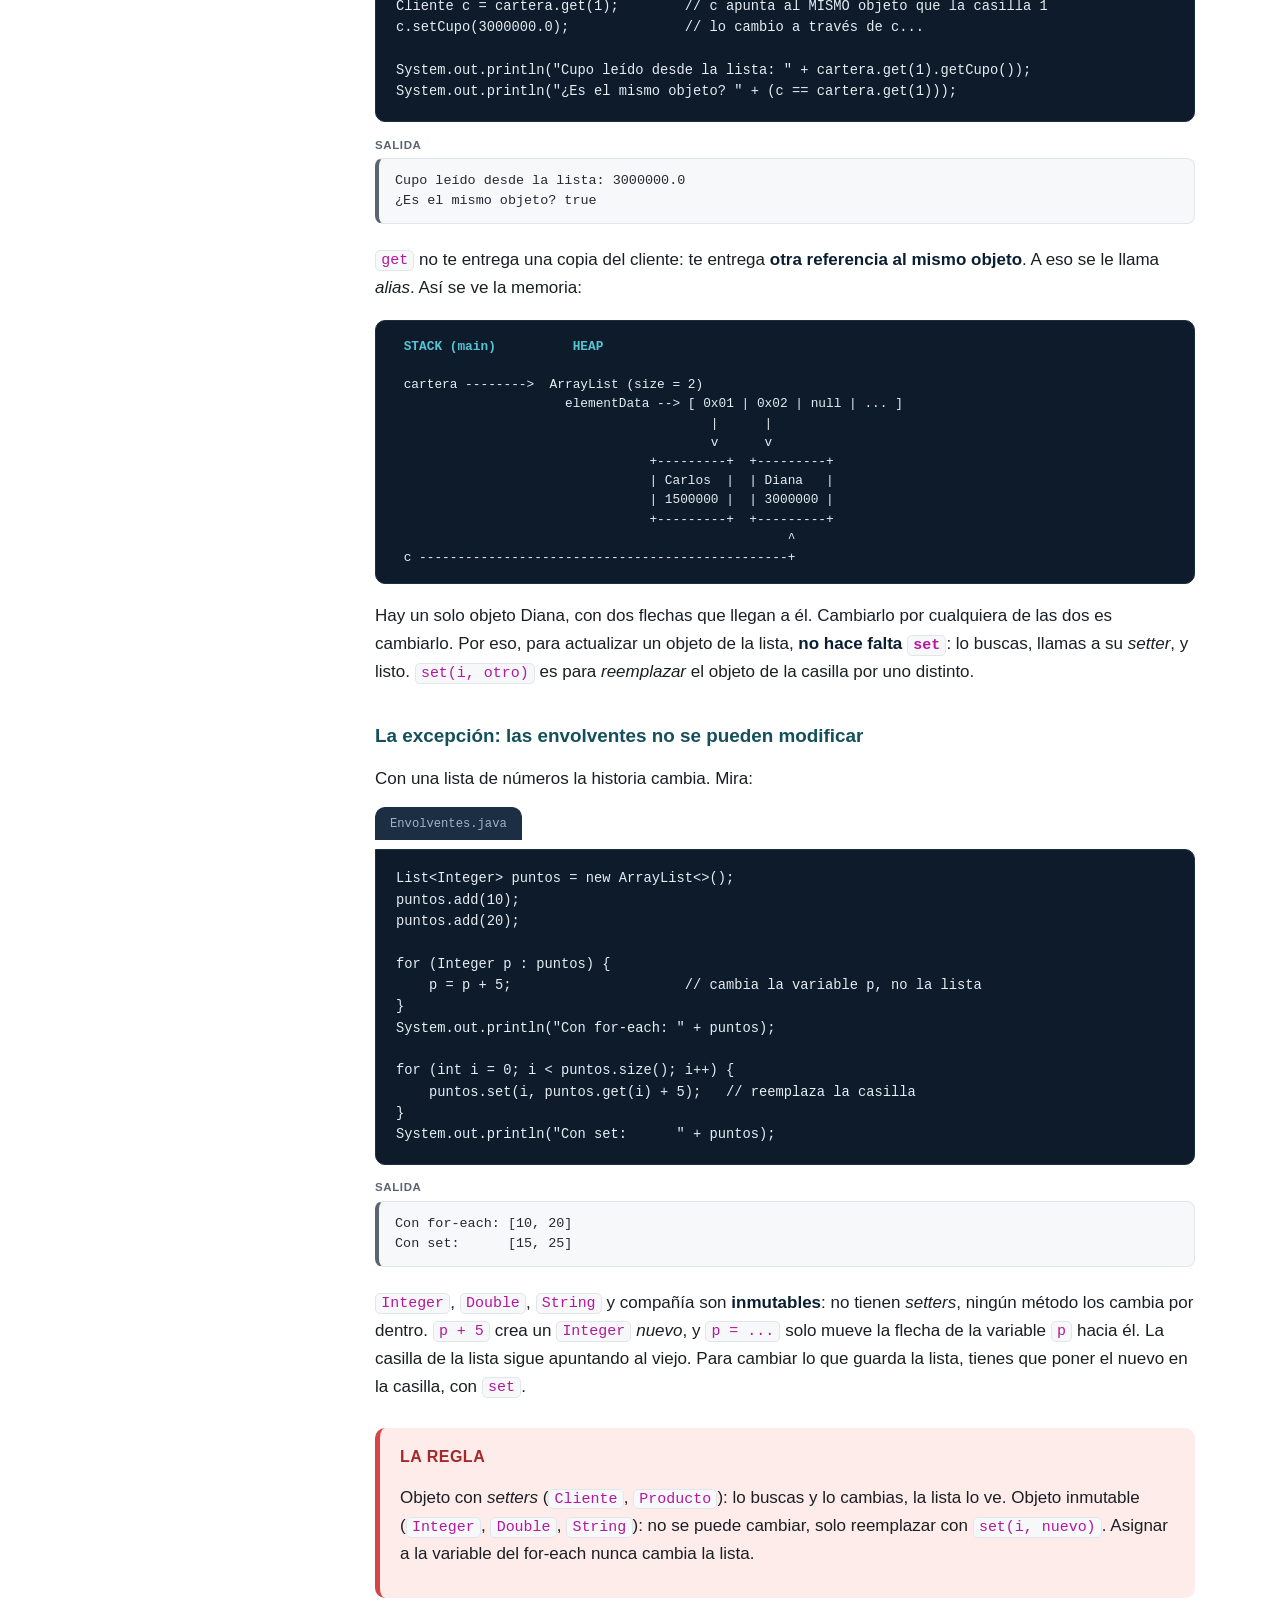
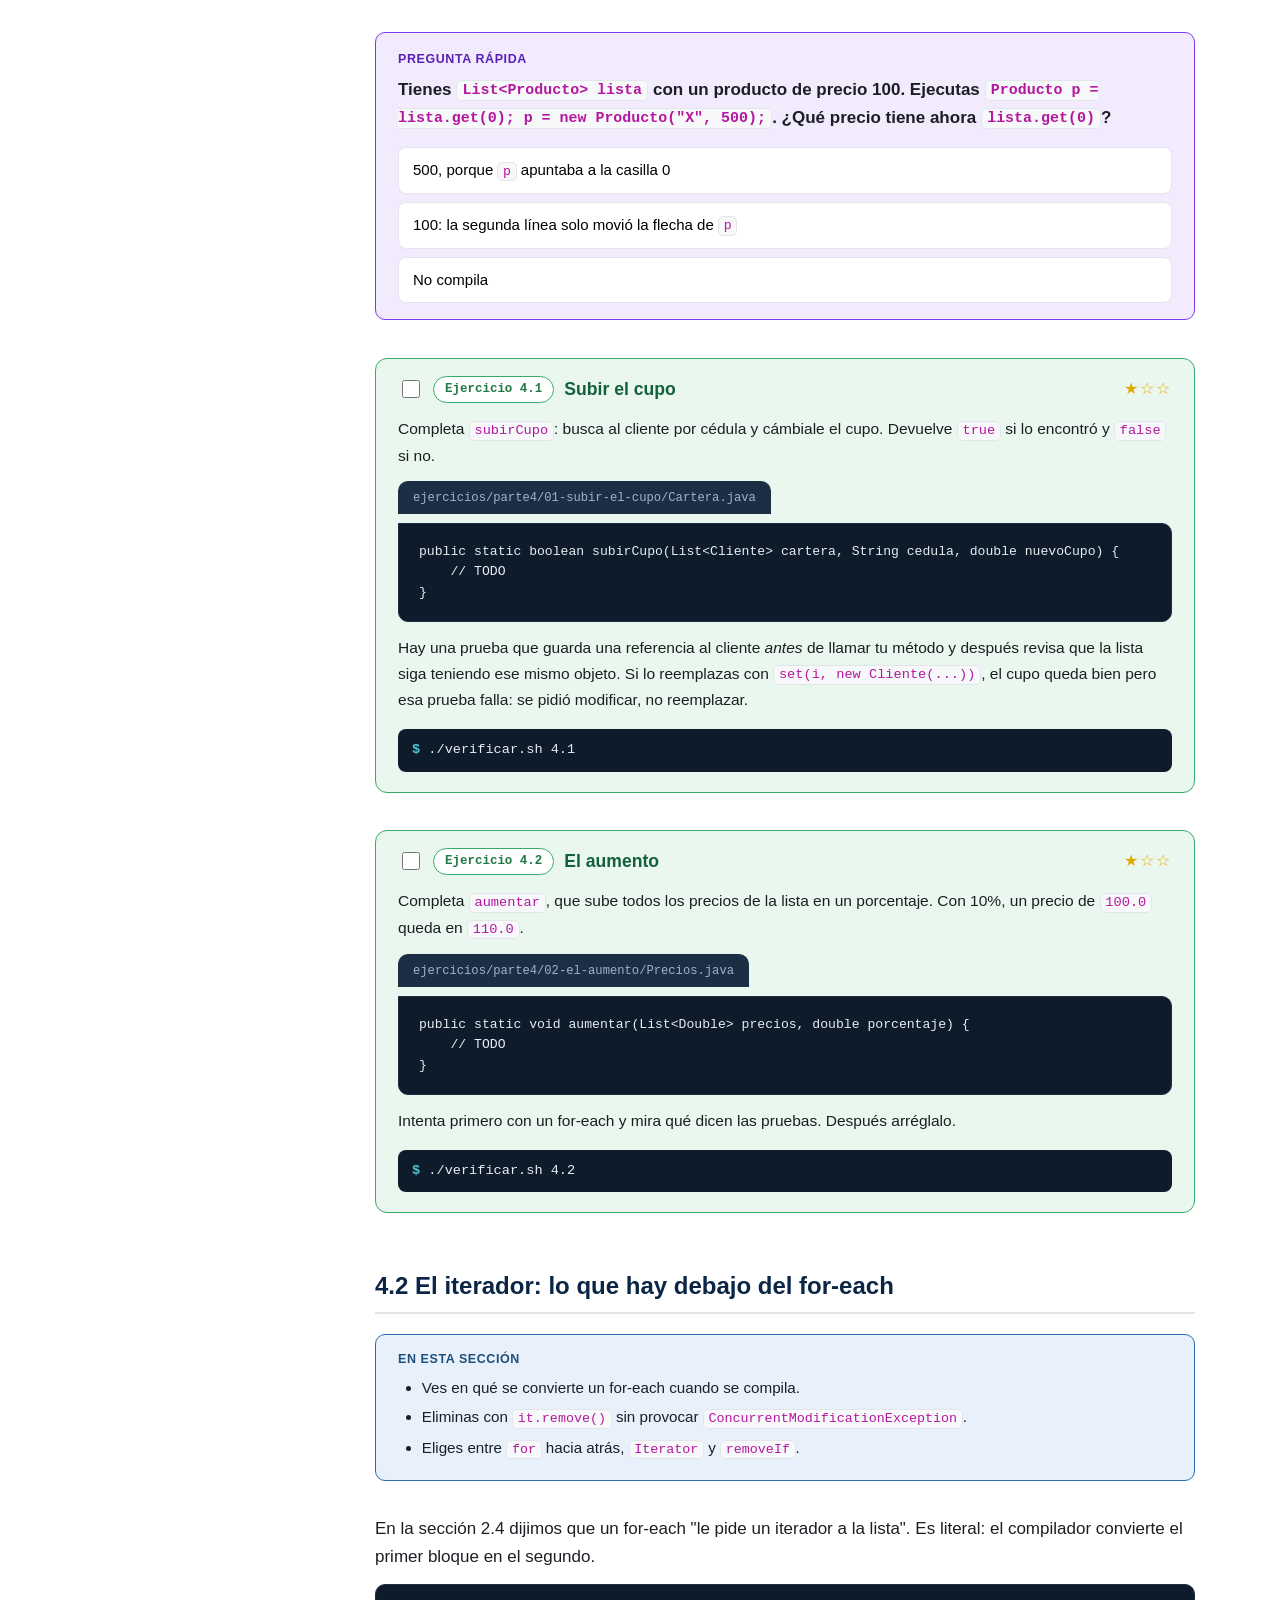
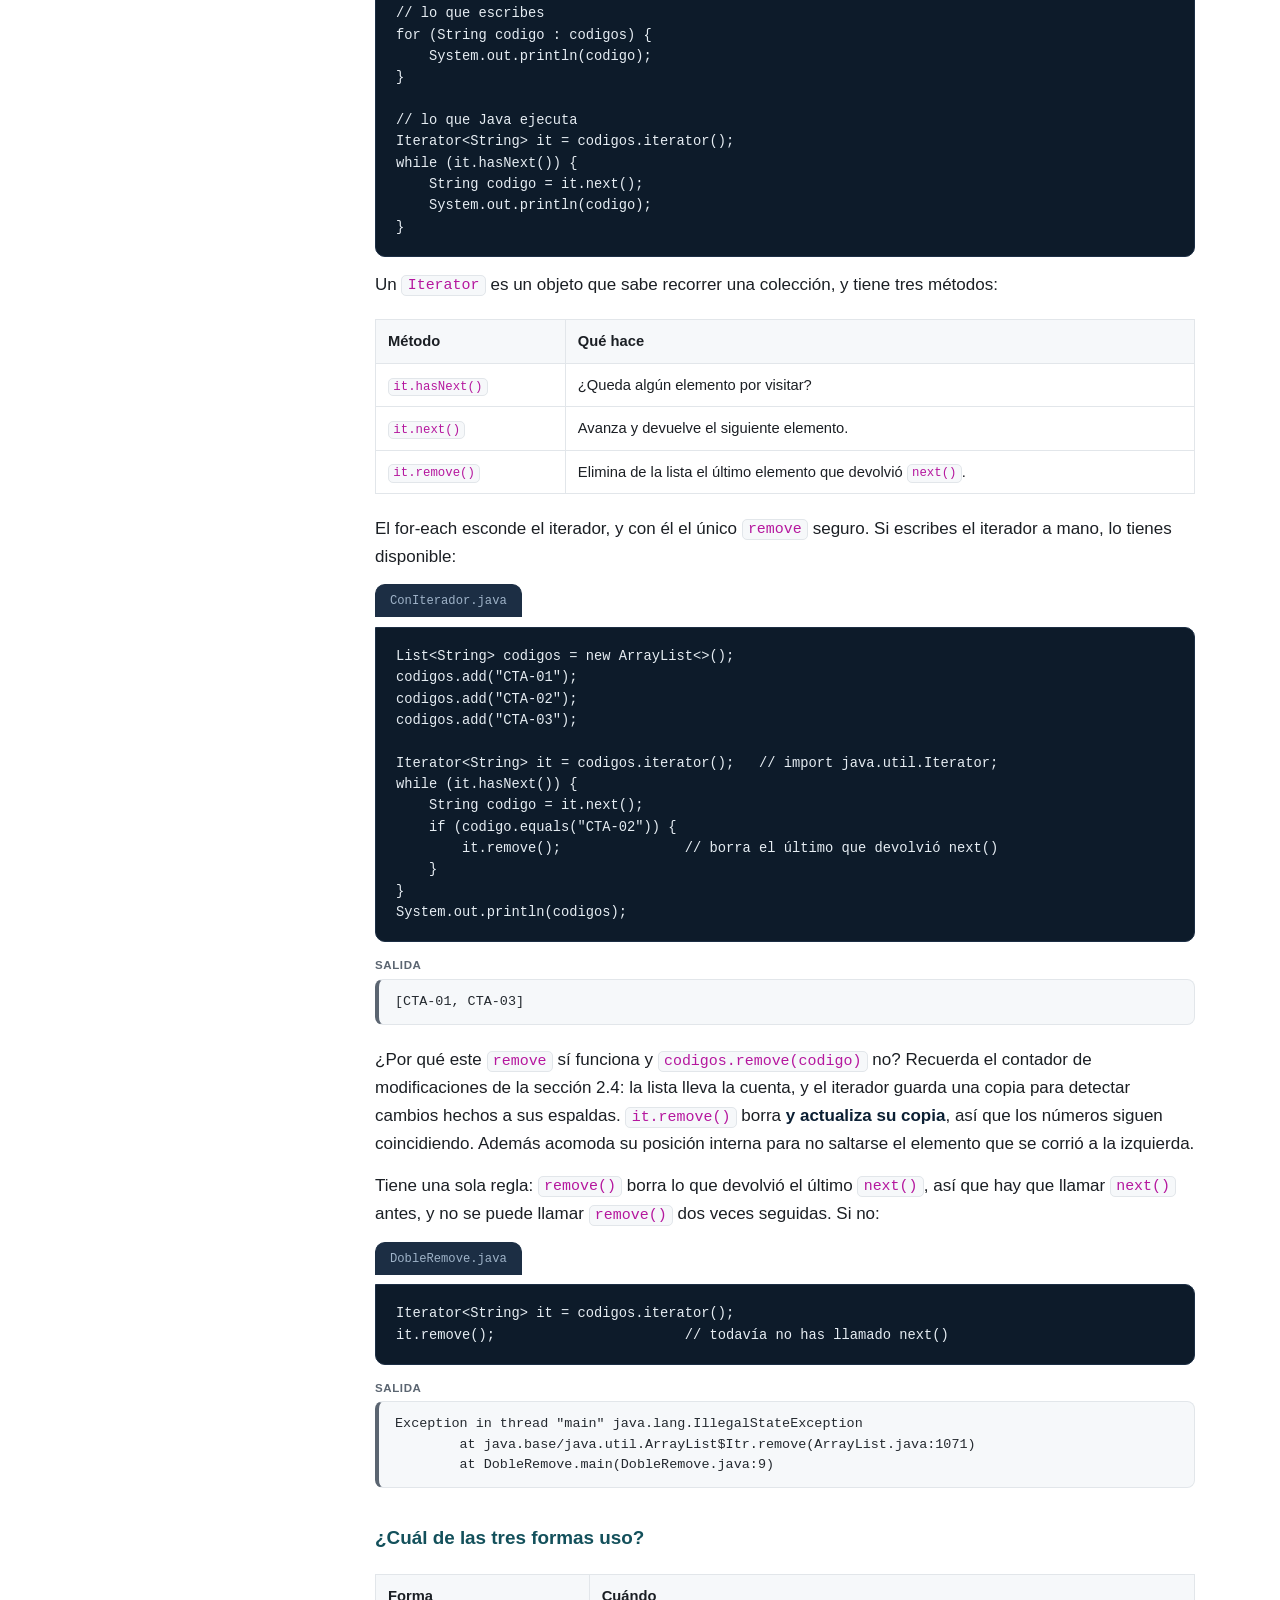
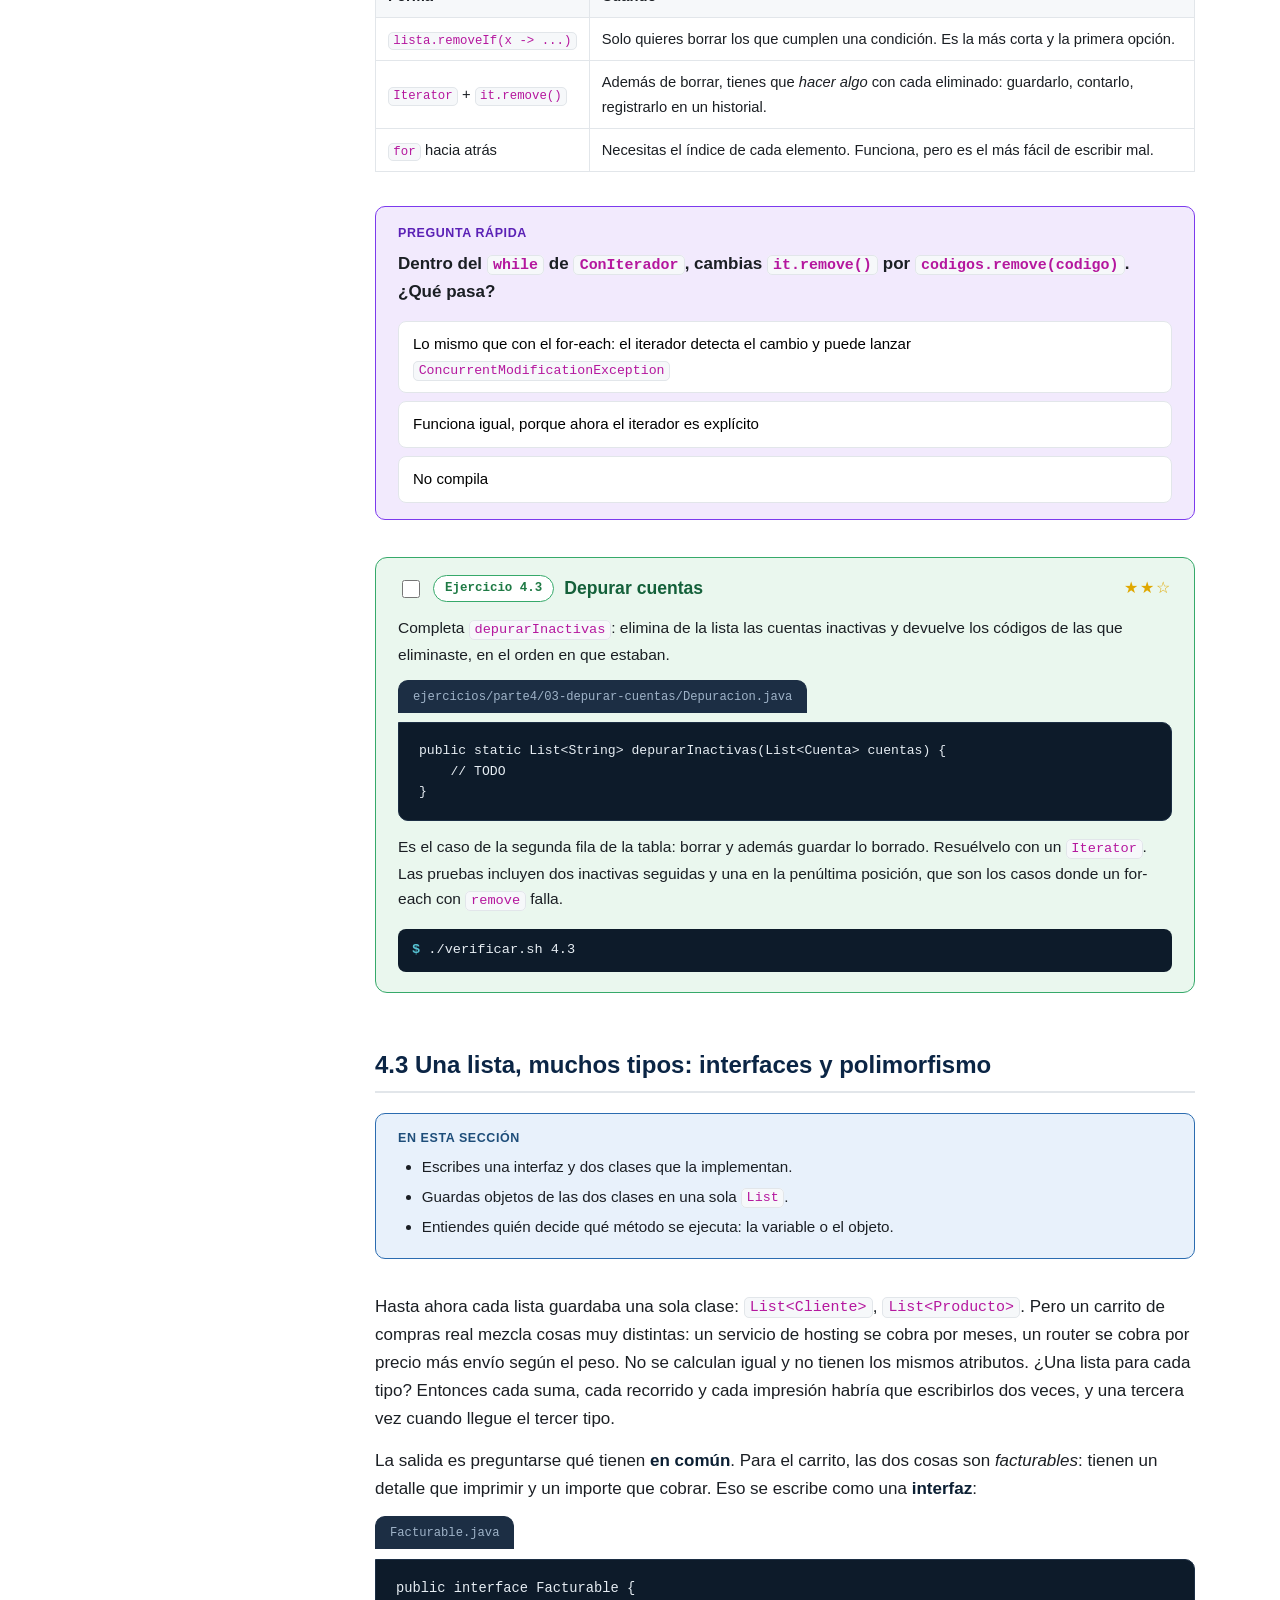
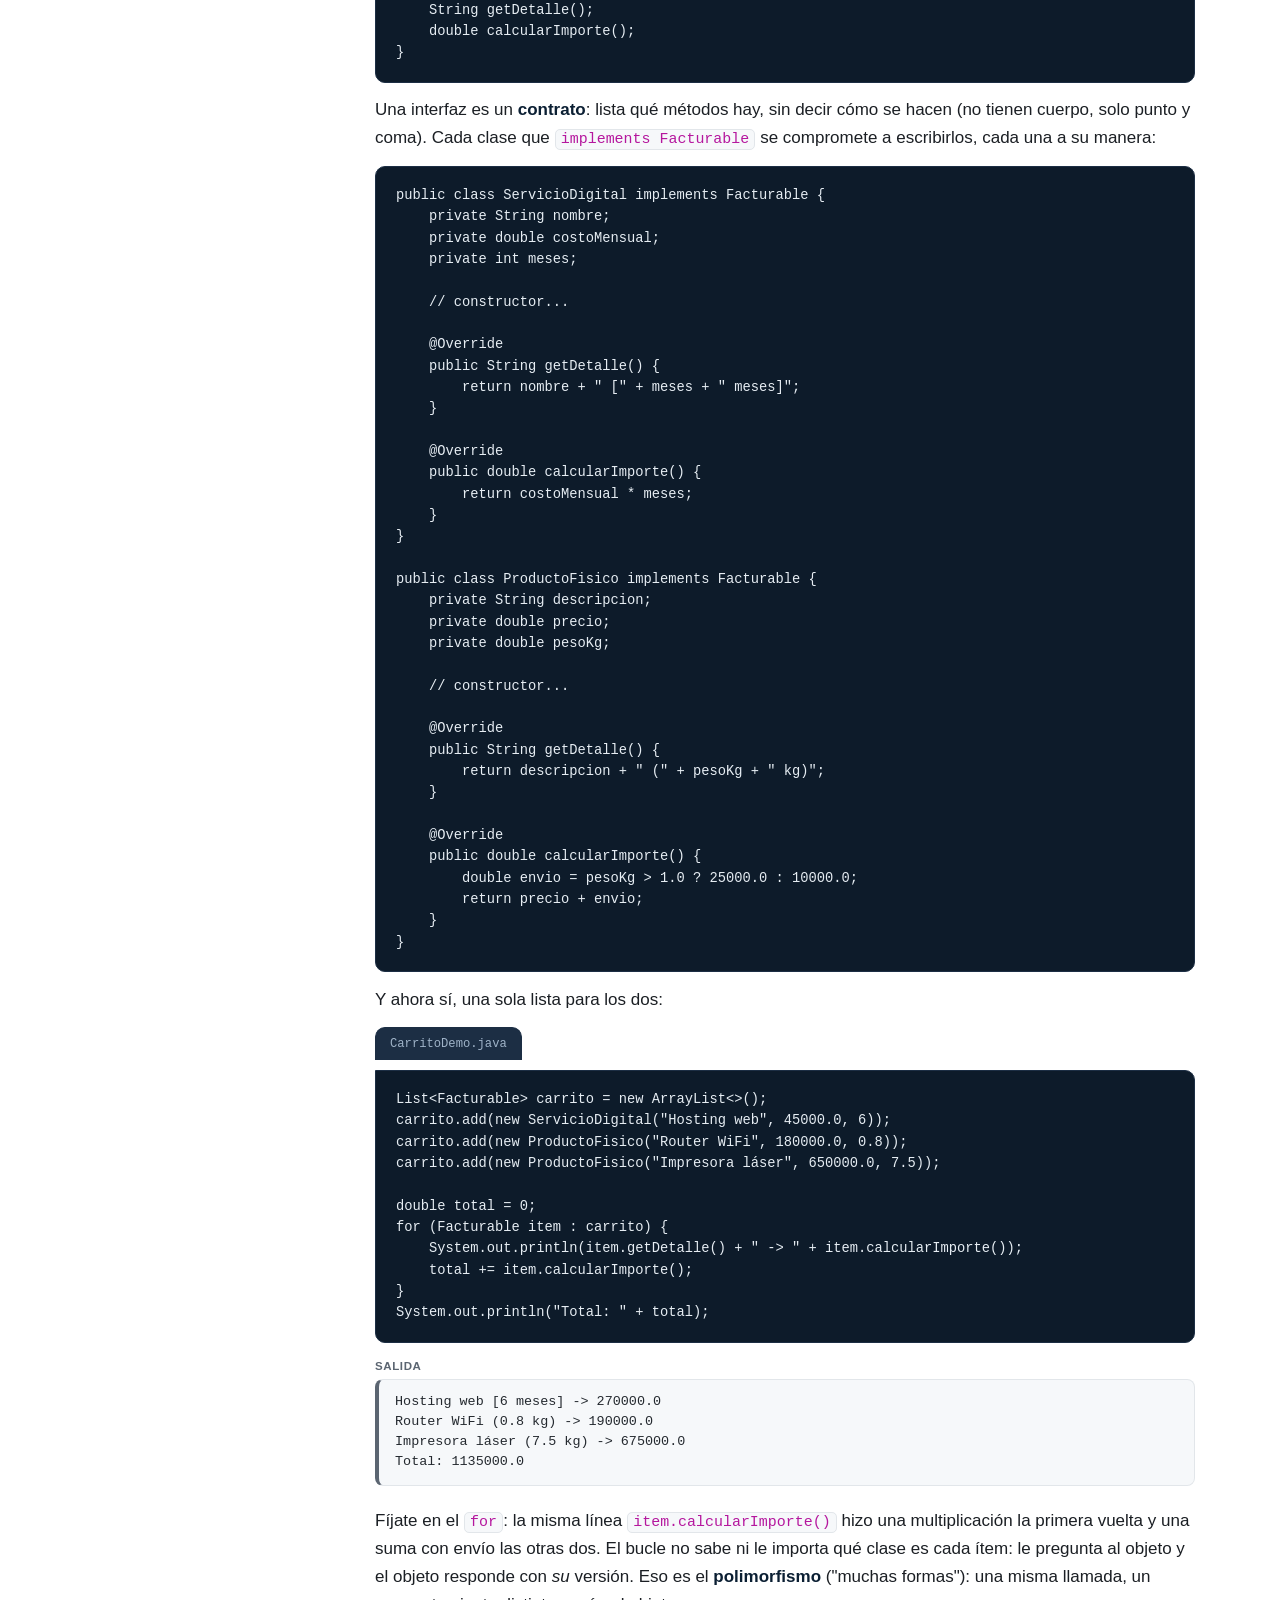
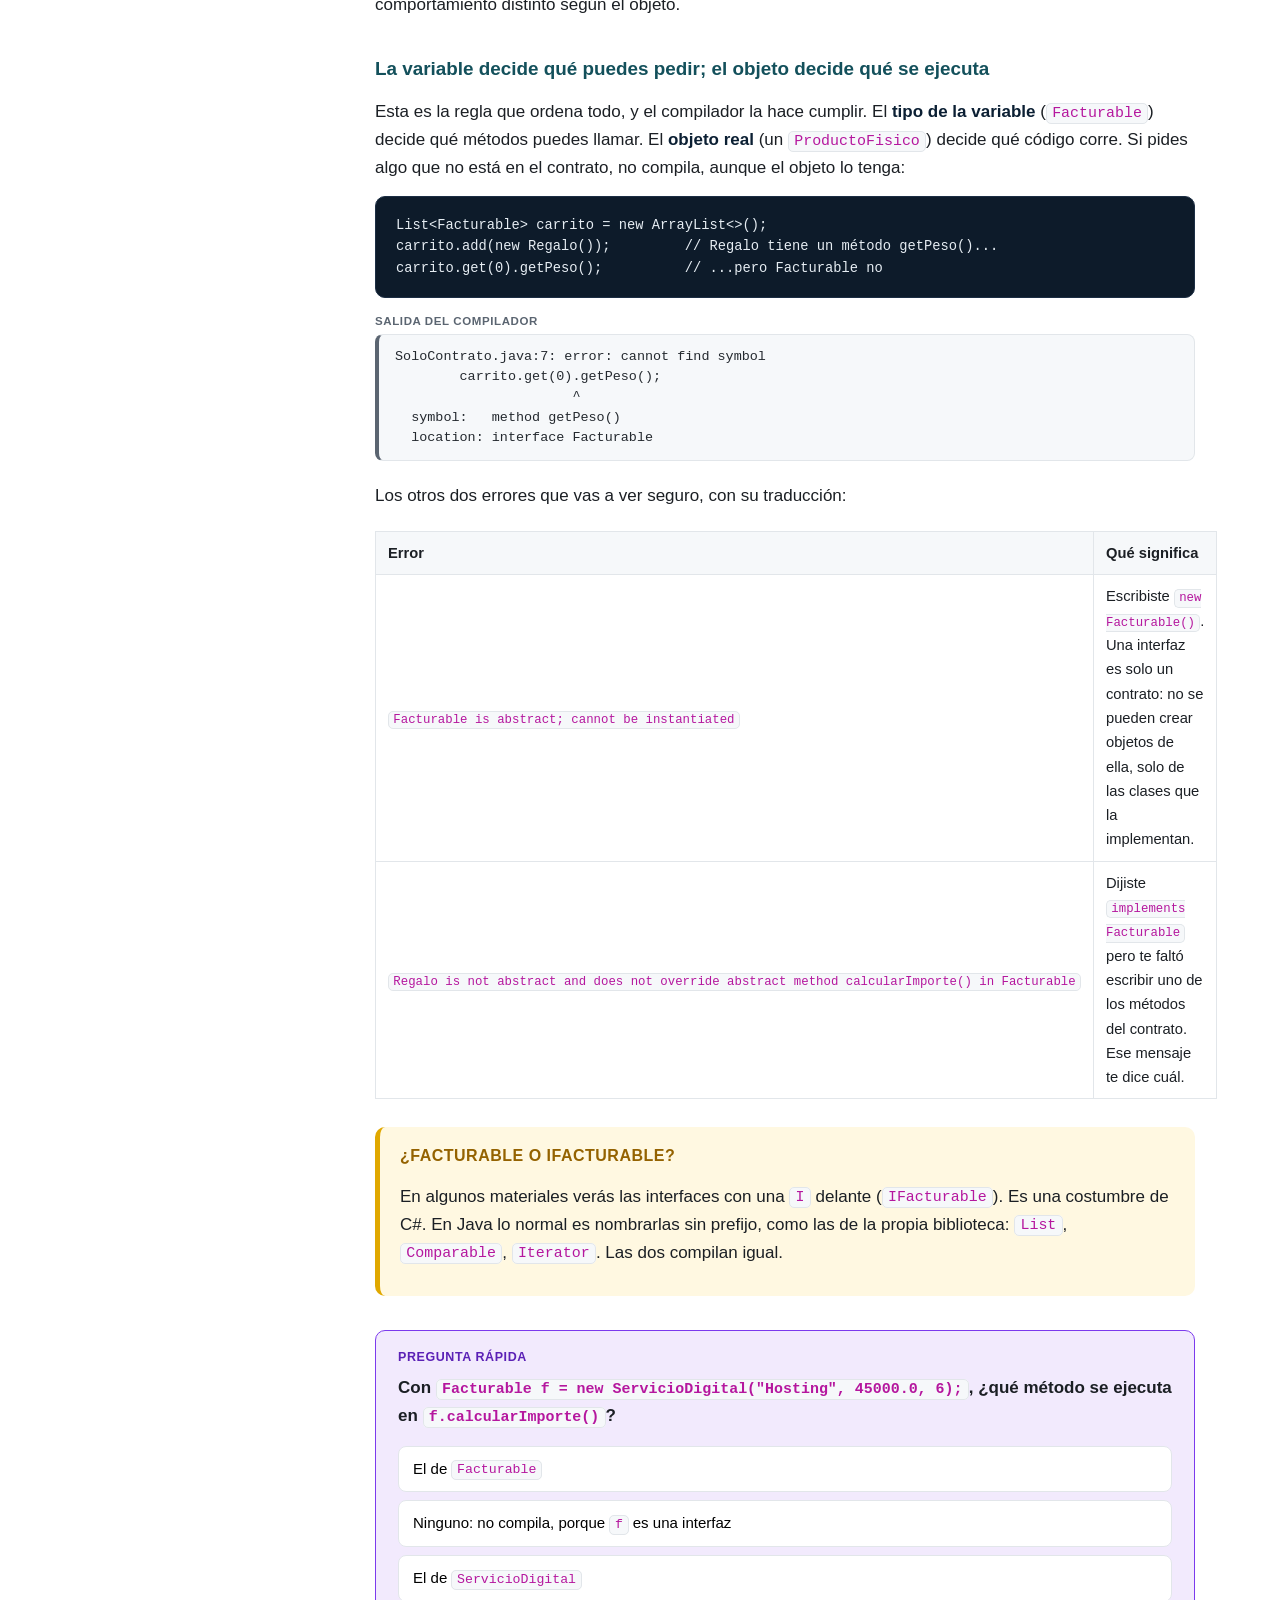
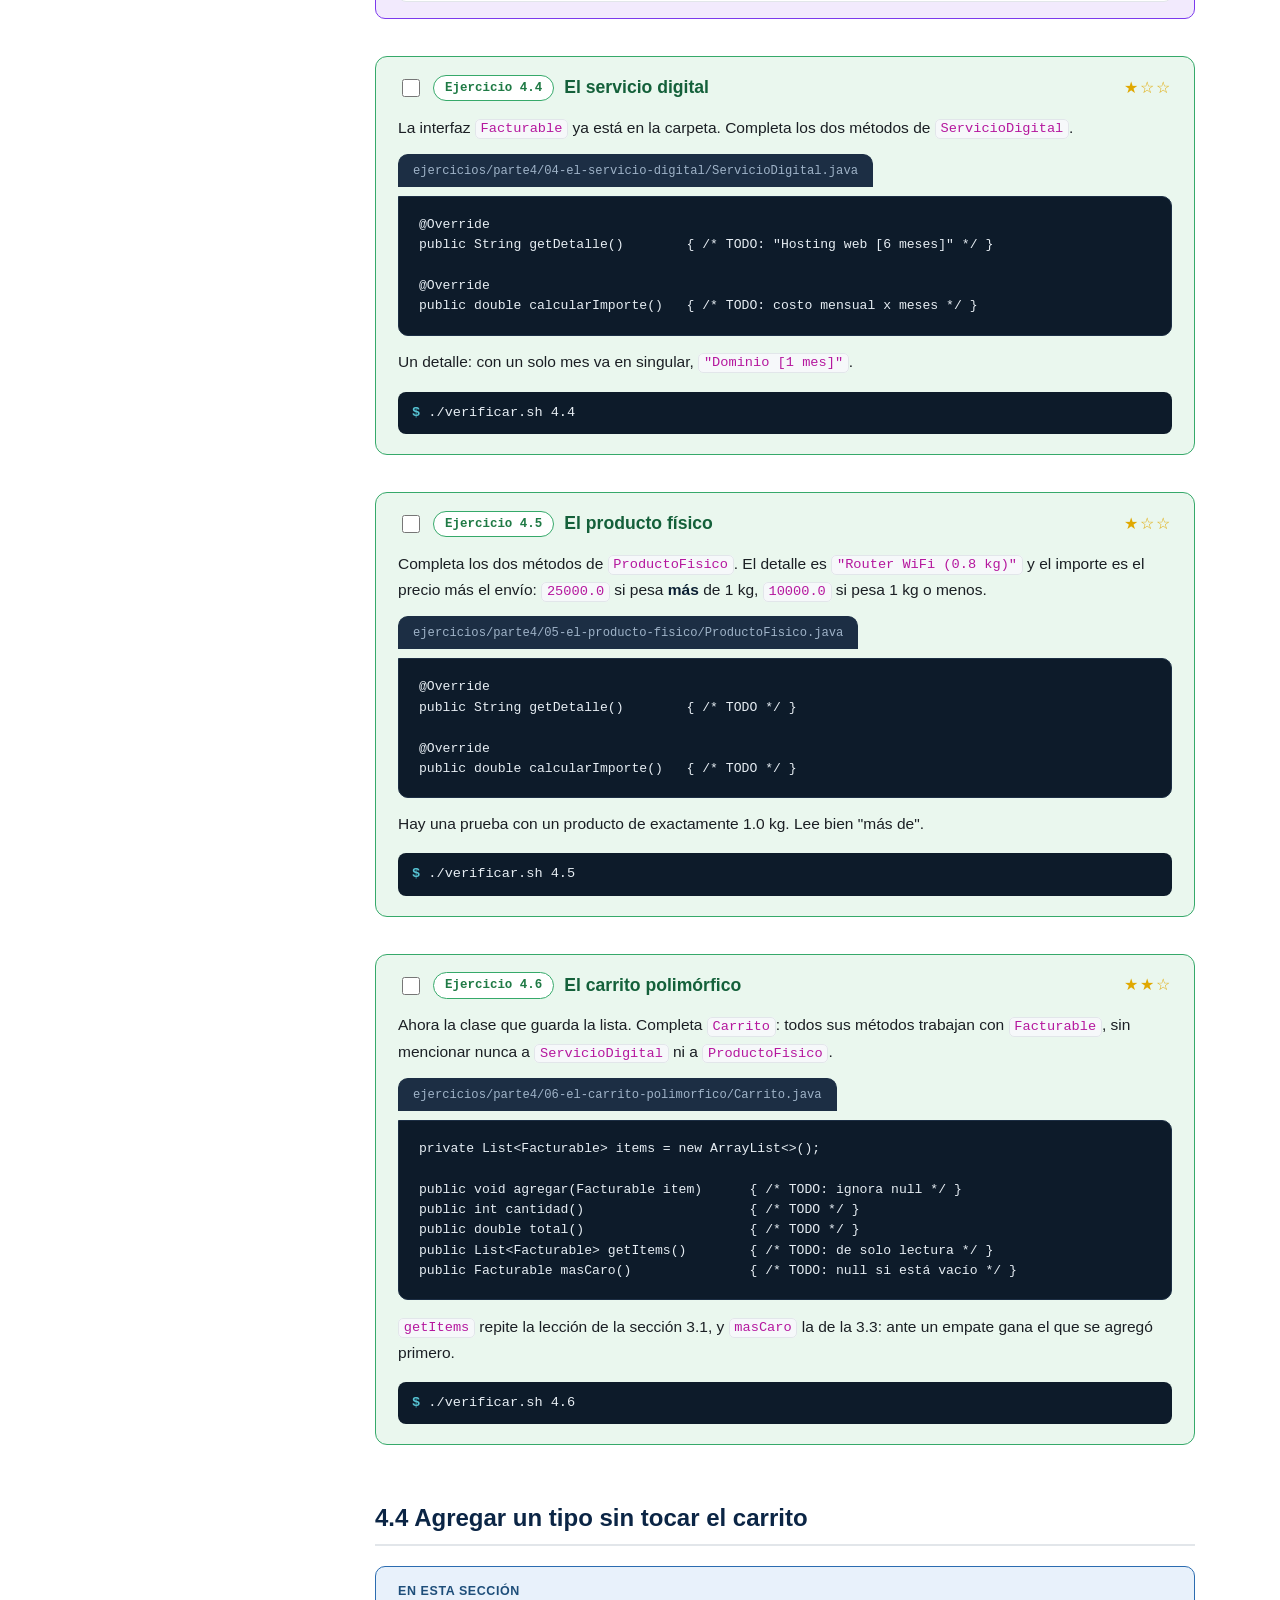
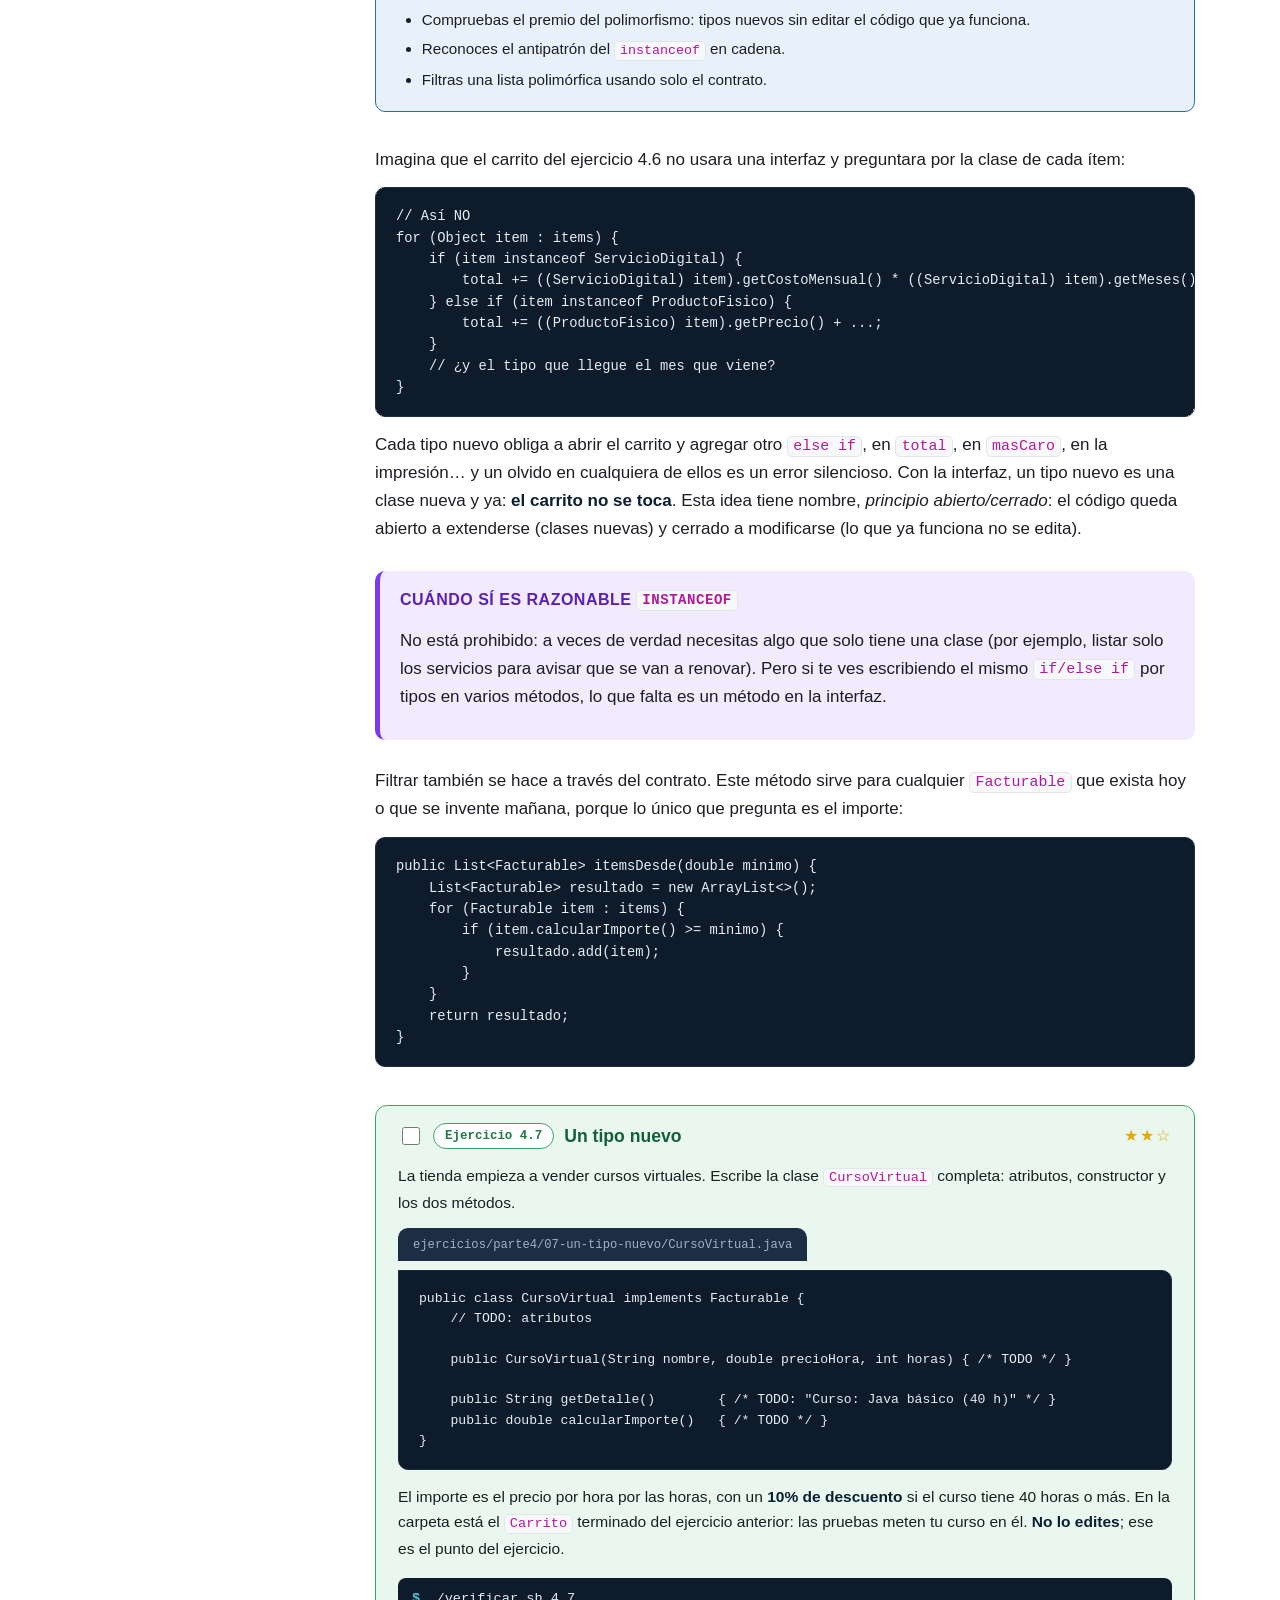
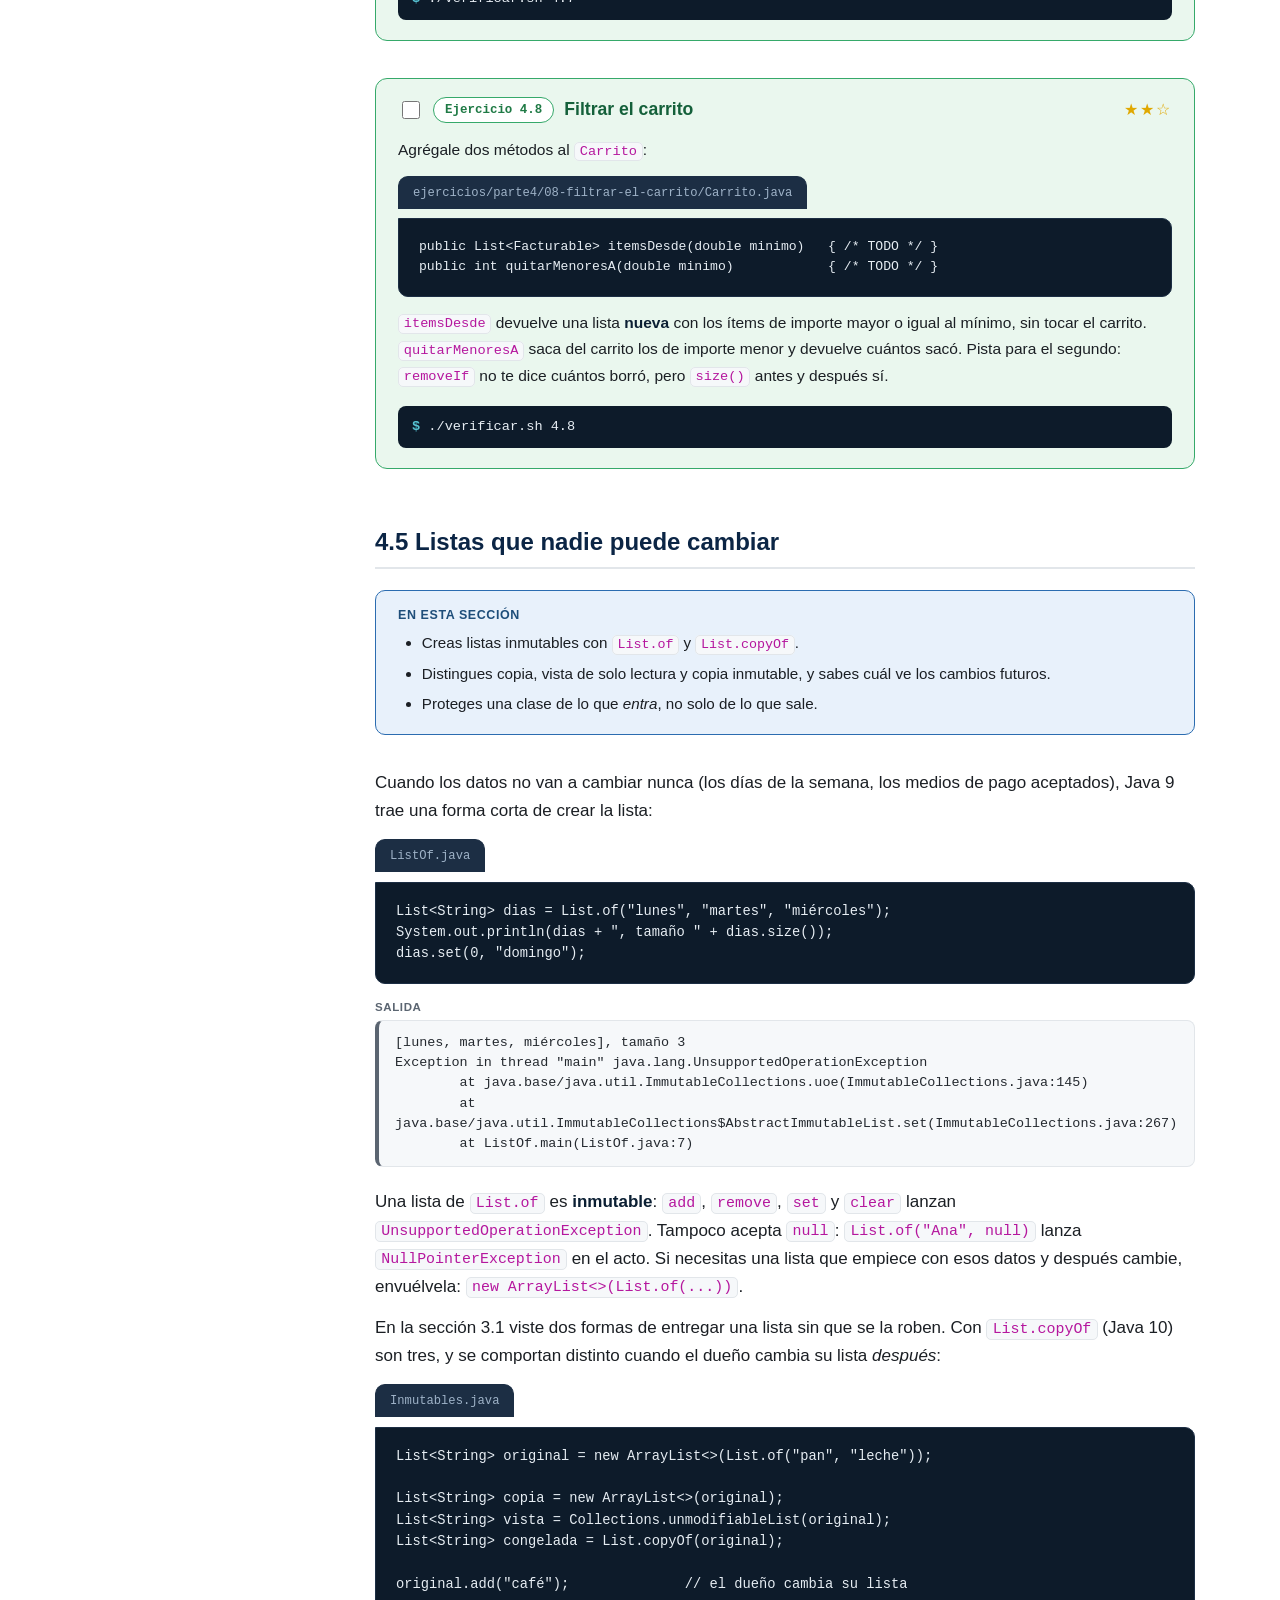
<file: parte4.html>
<!DOCTYPE html>
<html lang="es">
<head>
<meta charset="utf-8">
<meta name="viewport" content="width=device-width, initial-scale=1">
<title>Parte 4 · Colecciones en el mundo real</title>
<link rel="stylesheet" href="styles.css">
</head>
<body>
<main><div class="content">

  <p class="part-eyebrow">Parte 4</p>
  <h1>Colecciones en el mundo real</h1>
  <p class="lead">Las tres primeras partes cubren lo que necesitas para usar listas. Esta cubre lo que aparece en
    cuanto el código se vuelve profesional: qué pasa en la memoria cuando dos variables apuntan al mismo objeto,
    el iterador que hay debajo de cada for-each, listas que guardan objetos de <em>distintas</em> clases, listas
    que nadie puede modificar, y cómo imprimir una factura que se vea como factura.</p>

  <div class="objetivos">
    <h4>Al terminar esta parte</h4>
    <ul>
      <li>Explicas con un dibujo qué vive en el Stack y qué en el Heap, y predices cuándo un cambio "se ve" desde
        la lista.</li>
      <li>Recorres y eliminas con un <code>Iterator</code> explícito, y sabes cuándo conviene sobre
        <code>removeIf</code>.</li>
      <li>Guardas objetos de clases distintas en una sola <code>List</code> gracias a una interfaz, y agregas tipos
        nuevos sin tocar el código que los usa.</li>
      <li>Distingues una copia, una vista de solo lectura y una lista inmutable (<code>List.of</code>,
        <code>List.copyOf</code>), y proteges una clase tanto de lo que entra como de lo que sale.</li>
      <li>Formateas salidas con <code>printf</code> y <code>String.format</code>: columnas, decimales y
        separador de miles.</li>
    </ul>
  </div>

  <div class="box nota">
    <h4>Necesitas Java 11 o superior</h4>
    <p>Esta parte usa <code>List.of</code> (Java 9), <code>List.copyOf</code> (Java 10) y
      <code>String.repeat</code> (Java 11). Comprueba tu versión con <code>java -version</code>.</p>
  </div>

  <!-- ================================================================== -->
  <h2>4.1 Stack, Heap y referencias compartidas</h2>

  <div class="objetivos">
    <h4>En esta sección</h4>
    <ul>
      <li>Pones nombre a los dos lugares de la memoria que ya dibujaste en la Parte 1.</li>
      <li>Entiendes por qué cambiar un objeto que sacaste con <code>get</code> cambia el de la lista…</li>
      <li>…y por qué con un <code>Integer</code> o un <code>Double</code> eso no pasa.</li>
    </ul>
  </div>

  <p>En la sección 1.2 dibujamos una variable apuntando a un arreglo y el arreglo apuntando a objetos. Esos dos
    lados del dibujo tienen nombre:</p>
  <ul>
    <li>El <strong>Stack</strong> (pila) guarda las variables locales de cada método que se está ejecutando:
      <code>int</code>, <code>double</code>, <code>boolean</code>… y las <strong>referencias</strong>. Es pequeño y
      se limpia solo: cuando un método termina, sus variables desaparecen.</li>
    <li>El <strong>Heap</strong> (montículo) guarda <strong>todos los objetos</strong>: cada cosa creada con
      <code>new</code>, incluidos los arreglos y las listas. Ahí los objetos viven mientras alguien los apunte;
      cuando nadie los apunta, el recolector de basura (<em>Garbage Collector</em>) los borra.</li>
  </ul>

  <p>Por eso <code>new Cliente[3]</code> hace una sola cosa en el Heap (el arreglo de 3 referencias en
    <code>null</code>) y cada <code>new Cliente(...)</code> hace otra. Son dos instanciaciones distintas: primero el
    estante, después cada objeto.</p>

  <p>Ahora la consecuencia que más se usa en la práctica. Este programa saca un cliente de la lista, lo cambia, y
    vuelve a mirar la lista:</p>

  <div class="filename">Alias.java</div>
  <pre><code>List&lt;Cliente&gt; cartera = new ArrayList&lt;&gt;();
cartera.add(new Cliente("101", "Carlos", 1500000.0));
cartera.add(new Cliente("102", "Diana", 2400000.0));

Cliente c = cartera.get(1);        // c apunta al MISMO objeto que la casilla 1
c.setCupo(3000000.0);              // lo cambio a través de c...

System.out.println("Cupo leído desde la lista: " + cartera.get(1).getCupo());
System.out.println("¿Es el mismo objeto? " + (c == cartera.get(1)));</code></pre>
  <p class="salida-label">salida</p>
  <div class="salida">Cupo leído desde la lista: 3000000.0
¿Es el mismo objeto? true</div>

  <p><code>get</code> no te entrega una copia del cliente: te entrega <strong>otra referencia al mismo
    objeto</strong>. A eso se le llama <em>alias</em>. Así se ve la memoria:</p>

  <div class="heap"><b> STACK (main)          HEAP</b>

 cartera -------->  ArrayList (size = 2)
                      elementData --&gt; [ 0x01 | 0x02 | null | ... ]
                                         |      |
                                         v      v
                                 +---------+  +---------+
                                 | Carlos  |  | Diana   |
                                 | 1500000 |  | 3000000 |
                                 +---------+  +---------+
                                                   ^
 c ------------------------------------------------+</div>

  <p>Hay un solo objeto Diana, con dos flechas que llegan a él. Cambiarlo por cualquiera de las dos es cambiarlo.
    Por eso, para actualizar un objeto de la lista, <strong>no hace falta <code>set</code></strong>: lo buscas,
    llamas a su <em>setter</em>, y listo. <code>set(i, otro)</code> es para <em>reemplazar</em> el objeto de la
    casilla por uno distinto.</p>

  <h3>La excepción: las envolventes no se pueden modificar</h3>

  <p>Con una lista de números la historia cambia. Mira:</p>

  <div class="filename">Envolventes.java</div>
  <pre><code>List&lt;Integer&gt; puntos = new ArrayList&lt;&gt;();
puntos.add(10);
puntos.add(20);

for (Integer p : puntos) {
    p = p + 5;                     // cambia la variable p, no la lista
}
System.out.println("Con for-each: " + puntos);

for (int i = 0; i &lt; puntos.size(); i++) {
    puntos.set(i, puntos.get(i) + 5);   // reemplaza la casilla
}
System.out.println("Con set:      " + puntos);</code></pre>
  <p class="salida-label">salida</p>
  <div class="salida">Con for-each: [10, 20]
Con set:      [15, 25]</div>

  <p><code>Integer</code>, <code>Double</code>, <code>String</code> y compañía son <strong>inmutables</strong>: no
    tienen <em>setters</em>, ningún método los cambia por dentro. <code>p + 5</code> crea un
    <code>Integer</code> <em>nuevo</em>, y <code>p = ...</code> solo mueve la flecha de la variable
    <code>p</code> hacia él. La casilla de la lista sigue apuntando al viejo. Para cambiar lo que guarda la lista,
    tienes que poner el nuevo en la casilla, con <code>set</code>.</p>

  <div class="box peligro">
    <h4>La regla</h4>
    <p>Objeto con <em>setters</em> (<code>Cliente</code>, <code>Producto</code>): lo buscas y lo cambias, la lista
      lo ve. Objeto inmutable (<code>Integer</code>, <code>Double</code>, <code>String</code>): no se puede cambiar,
      solo reemplazar con <code>set(i, nuevo)</code>. Asignar a la variable del for-each nunca cambia la lista.</p>
  </div>

  <div class="quiz" data-respuesta="b">
    <h4>Pregunta rápida</h4>
    <p class="pregunta">Tienes <code>List&lt;Producto&gt; lista</code> con un producto de precio 100. Ejecutas
      <code>Producto p = lista.get(0); p = new Producto("X", 500);</code>. ¿Qué precio tiene ahora
      <code>lista.get(0)</code>?</p>
    <div class="ops">
      <button data-op="a">500, porque <code>p</code> apuntaba a la casilla 0</button>
      <button data-op="b">100: la segunda línea solo movió la flecha de <code>p</code></button>
      <button data-op="c">No compila</button>
    </div>
    <p class="fb">Asignar a una variable nunca toca el objeto al que apuntaba antes: solo cambia hacia dónde
      apunta la variable. La casilla 0 sigue con su producto de 100. Otra cosa sería
      <code>p.setPrecio(500)</code>, que sí cambia el objeto compartido.</p>
  </div>

  <section class="ejercicio" data-id="4.1">
    <header>
      <span class="ej-num">Ejercicio 4.1</span>
      <h3>Subir el cupo</h3>
      <span class="estrellas">★☆☆</span>
    </header>
    <p>Completa <code>subirCupo</code>: busca al cliente por cédula y cámbiale el cupo. Devuelve
      <code>true</code> si lo encontró y <code>false</code> si no.</p>
    <div class="filename">ejercicios/parte4/01-subir-el-cupo/Cartera.java</div>
    <pre><code>public static boolean subirCupo(List&lt;Cliente&gt; cartera, String cedula, double nuevoCupo) {
    // TODO
}</code></pre>
    <p>Hay una prueba que guarda una referencia al cliente <em>antes</em> de llamar tu método y después revisa que
      la lista siga teniendo ese mismo objeto. Si lo reemplazas con <code>set(i, new Cliente(...))</code>, el cupo
      queda bien pero esa prueba falla: se pidió modificar, no reemplazar.</p>
    <div class="comando">./verificar.sh 4.1</div>
  </section>

  <section class="ejercicio" data-id="4.2">
    <header>
      <span class="ej-num">Ejercicio 4.2</span>
      <h3>El aumento</h3>
      <span class="estrellas">★☆☆</span>
    </header>
    <p>Completa <code>aumentar</code>, que sube todos los precios de la lista en un porcentaje. Con 10%, un precio
      de <code>100.0</code> queda en <code>110.0</code>.</p>
    <div class="filename">ejercicios/parte4/02-el-aumento/Precios.java</div>
    <pre><code>public static void aumentar(List&lt;Double&gt; precios, double porcentaje) {
    // TODO
}</code></pre>
    <p>Intenta primero con un for-each y mira qué dicen las pruebas. Después arréglalo.</p>
    <div class="comando">./verificar.sh 4.2</div>
  </section>

  <!-- ================================================================== -->
  <h2>4.2 El iterador: lo que hay debajo del for-each</h2>

  <div class="objetivos">
    <h4>En esta sección</h4>
    <ul>
      <li>Ves en qué se convierte un for-each cuando se compila.</li>
      <li>Eliminas con <code>it.remove()</code> sin provocar <code>ConcurrentModificationException</code>.</li>
      <li>Eliges entre <code>for</code> hacia atrás, <code>Iterator</code> y <code>removeIf</code>.</li>
    </ul>
  </div>

  <p>En la sección 2.4 dijimos que un for-each "le pide un iterador a la lista". Es literal: el compilador
    convierte el primer bloque en el segundo.</p>

  <pre><code>// lo que escribes
for (String codigo : codigos) {
    System.out.println(codigo);
}

// lo que Java ejecuta
Iterator&lt;String&gt; it = codigos.iterator();
while (it.hasNext()) {
    String codigo = it.next();
    System.out.println(codigo);
}</code></pre>

  <p>Un <code>Iterator</code> es un objeto que sabe recorrer una colección, y tiene tres métodos:</p>
  <table class="resumen-tabla">
    <tr><th>Método</th><th>Qué hace</th></tr>
    <tr><td><code>it.hasNext()</code></td><td>¿Queda algún elemento por visitar?</td></tr>
    <tr><td><code>it.next()</code></td><td>Avanza y devuelve el siguiente elemento.</td></tr>
    <tr><td><code>it.remove()</code></td><td>Elimina de la lista el último elemento que devolvió <code>next()</code>.</td></tr>
  </table>

  <p>El for-each esconde el iterador, y con él el único <code>remove</code> seguro. Si escribes el iterador a mano,
    lo tienes disponible:</p>

  <div class="filename">ConIterador.java</div>
  <pre><code>List&lt;String&gt; codigos = new ArrayList&lt;&gt;();
codigos.add("CTA-01");
codigos.add("CTA-02");
codigos.add("CTA-03");

Iterator&lt;String&gt; it = codigos.iterator();   // import java.util.Iterator;
while (it.hasNext()) {
    String codigo = it.next();
    if (codigo.equals("CTA-02")) {
        it.remove();               // borra el último que devolvió next()
    }
}
System.out.println(codigos);</code></pre>
  <p class="salida-label">salida</p>
  <div class="salida">[CTA-01, CTA-03]</div>

  <p>¿Por qué este <code>remove</code> sí funciona y <code>codigos.remove(codigo)</code> no? Recuerda el contador
    de modificaciones de la sección 2.4: la lista lleva la cuenta, y el iterador guarda una copia para detectar
    cambios hechos a sus espaldas. <code>it.remove()</code> borra <strong>y actualiza su copia</strong>, así que los
    números siguen coincidiendo. Además acomoda su posición interna para no saltarse el elemento que se corrió a
    la izquierda.</p>

  <p>Tiene una sola regla: <code>remove()</code> borra lo que devolvió el último <code>next()</code>, así que hay
    que llamar <code>next()</code> antes, y no se puede llamar <code>remove()</code> dos veces seguidas. Si no:</p>

  <div class="filename">DobleRemove.java</div>
  <pre><code>Iterator&lt;String&gt; it = codigos.iterator();
it.remove();                       // todavía no has llamado next()</code></pre>
  <p class="salida-label">salida</p>
  <div class="salida">Exception in thread "main" java.lang.IllegalStateException
	at java.base/java.util.ArrayList$Itr.remove(ArrayList.java:1071)
	at DobleRemove.main(DobleRemove.java:9)</div>

  <h3>¿Cuál de las tres formas uso?</h3>
  <table class="resumen-tabla">
    <tr><th>Forma</th><th>Cuándo</th></tr>
    <tr><td><code>lista.removeIf(x -&gt; ...)</code></td><td>Solo quieres borrar los que cumplen una condición. Es la
      más corta y la primera opción.</td></tr>
    <tr><td><code>Iterator</code> + <code>it.remove()</code></td><td>Además de borrar, tienes que <em>hacer algo</em>
      con cada eliminado: guardarlo, contarlo, registrarlo en un historial.</td></tr>
    <tr><td><code>for</code> hacia atrás</td><td>Necesitas el índice de cada elemento. Funciona, pero es el más fácil
      de escribir mal.</td></tr>
  </table>

  <div class="quiz" data-respuesta="a">
    <h4>Pregunta rápida</h4>
    <p class="pregunta">Dentro del <code>while</code> de <code>ConIterador</code>, cambias <code>it.remove()</code>
      por <code>codigos.remove(codigo)</code>. ¿Qué pasa?</p>
    <div class="ops">
      <button data-op="a">Lo mismo que con el for-each: el iterador detecta el cambio y puede lanzar
        <code>ConcurrentModificationException</code></button>
      <button data-op="b">Funciona igual, porque ahora el iterador es explícito</button>
      <button data-op="c">No compila</button>
    </div>
    <p class="fb">Escribir el iterador a mano no lo vuelve seguro: lo seguro es borrar <em>a través</em> de él. Si
      borras directo en la lista, el iterador ve que el contador de modificaciones cambió sin su permiso, igual
      que en un for-each. (Con estos datos en concreto el bucle termina sin excepción y sin revisar CTA-03: es el
      caso del penúltimo, el de la sección 2.4.)</p>
  </div>

  <section class="ejercicio" data-id="4.3">
    <header>
      <span class="ej-num">Ejercicio 4.3</span>
      <h3>Depurar cuentas</h3>
      <span class="estrellas">★★☆</span>
    </header>
    <p>Completa <code>depurarInactivas</code>: elimina de la lista las cuentas inactivas y devuelve los códigos de
      las que eliminaste, en el orden en que estaban.</p>
    <div class="filename">ejercicios/parte4/03-depurar-cuentas/Depuracion.java</div>
    <pre><code>public static List&lt;String&gt; depurarInactivas(List&lt;Cuenta&gt; cuentas) {
    // TODO
}</code></pre>
    <p>Es el caso de la segunda fila de la tabla: borrar y además guardar lo borrado. Resuélvelo con un
      <code>Iterator</code>. Las pruebas incluyen dos inactivas seguidas y una en la penúltima posición, que son los
      casos donde un for-each con <code>remove</code> falla.</p>
    <div class="comando">./verificar.sh 4.3</div>
  </section>

  <!-- ================================================================== -->
  <h2>4.3 Una lista, muchos tipos: interfaces y polimorfismo</h2>

  <div class="objetivos">
    <h4>En esta sección</h4>
    <ul>
      <li>Escribes una interfaz y dos clases que la implementan.</li>
      <li>Guardas objetos de las dos clases en una sola <code>List</code>.</li>
      <li>Entiendes quién decide qué método se ejecuta: la variable o el objeto.</li>
    </ul>
  </div>

  <p>Hasta ahora cada lista guardaba una sola clase: <code>List&lt;Cliente&gt;</code>,
    <code>List&lt;Producto&gt;</code>. Pero un carrito de compras real mezcla cosas muy distintas: un servicio de
    hosting se cobra por meses, un router se cobra por precio más envío según el peso. No se calculan igual y no
    tienen los mismos atributos. ¿Una lista para cada tipo? Entonces cada suma, cada recorrido y cada impresión
    habría que escribirlos dos veces, y una tercera vez cuando llegue el tercer tipo.</p>

  <p>La salida es preguntarse qué tienen <strong>en común</strong>. Para el carrito, las dos cosas son
    <em>facturables</em>: tienen un detalle que imprimir y un importe que cobrar. Eso se escribe como una
    <strong>interfaz</strong>:</p>

  <div class="filename">Facturable.java</div>
  <pre><code>public interface Facturable {
    String getDetalle();
    double calcularImporte();
}</code></pre>

  <p>Una interfaz es un <strong>contrato</strong>: lista qué métodos hay, sin decir cómo se hacen (no tienen
    cuerpo, solo punto y coma). Cada clase que <code>implements Facturable</code> se compromete a escribirlos, cada
    una a su manera:</p>

  <pre><code>public class ServicioDigital implements Facturable {
    private String nombre;
    private double costoMensual;
    private int meses;

    // constructor...

    @Override
    public String getDetalle() {
        return nombre + " [" + meses + " meses]";
    }

    @Override
    public double calcularImporte() {
        return costoMensual * meses;
    }
}

public class ProductoFisico implements Facturable {
    private String descripcion;
    private double precio;
    private double pesoKg;

    // constructor...

    @Override
    public String getDetalle() {
        return descripcion + " (" + pesoKg + " kg)";
    }

    @Override
    public double calcularImporte() {
        double envio = pesoKg &gt; 1.0 ? 25000.0 : 10000.0;
        return precio + envio;
    }
}</code></pre>

  <p>Y ahora sí, una sola lista para los dos:</p>

  <div class="filename">CarritoDemo.java</div>
  <pre><code>List&lt;Facturable&gt; carrito = new ArrayList&lt;&gt;();
carrito.add(new ServicioDigital("Hosting web", 45000.0, 6));
carrito.add(new ProductoFisico("Router WiFi", 180000.0, 0.8));
carrito.add(new ProductoFisico("Impresora láser", 650000.0, 7.5));

double total = 0;
for (Facturable item : carrito) {
    System.out.println(item.getDetalle() + " -&gt; " + item.calcularImporte());
    total += item.calcularImporte();
}
System.out.println("Total: " + total);</code></pre>
  <p class="salida-label">salida</p>
  <div class="salida">Hosting web [6 meses] -&gt; 270000.0
Router WiFi (0.8 kg) -&gt; 190000.0
Impresora láser (7.5 kg) -&gt; 675000.0
Total: 1135000.0</div>

  <p>Fíjate en el <code>for</code>: la misma línea <code>item.calcularImporte()</code> hizo una multiplicación la
    primera vuelta y una suma con envío las otras dos. El bucle no sabe ni le importa qué clase es cada ítem: le
    pregunta al objeto y el objeto responde con <em>su</em> versión. Eso es el <strong>polimorfismo</strong>
    ("muchas formas"): una misma llamada, un comportamiento distinto según el objeto.</p>

  <h3>La variable decide qué puedes pedir; el objeto decide qué se ejecuta</h3>

  <p>Esta es la regla que ordena todo, y el compilador la hace cumplir. El <strong>tipo de la variable</strong>
    (<code>Facturable</code>) decide qué métodos puedes llamar. El <strong>objeto real</strong> (un
    <code>ProductoFisico</code>) decide qué código corre. Si pides algo que no está en el contrato, no compila,
    aunque el objeto lo tenga:</p>

  <pre><code>List&lt;Facturable&gt; carrito = new ArrayList&lt;&gt;();
carrito.add(new Regalo());         // Regalo tiene un método getPeso()...
carrito.get(0).getPeso();          // ...pero Facturable no</code></pre>
  <p class="salida-label">salida del compilador</p>
  <div class="salida">SoloContrato.java:7: error: cannot find symbol
        carrito.get(0).getPeso();
                      ^
  symbol:   method getPeso()
  location: interface Facturable</div>

  <p>Los otros dos errores que vas a ver seguro, con su traducción:</p>
  <table class="resumen-tabla">
    <tr><th>Error</th><th>Qué significa</th></tr>
    <tr><td><code>Facturable is abstract; cannot be instantiated</code></td><td>Escribiste
      <code>new Facturable()</code>. Una interfaz es solo un contrato: no se pueden crear objetos de ella, solo de
      las clases que la implementan.</td></tr>
    <tr><td><code>Regalo is not abstract and does not override abstract method calcularImporte() in
      Facturable</code></td><td>Dijiste <code>implements Facturable</code> pero te faltó escribir uno de los
      métodos del contrato. Ese mensaje te dice cuál.</td></tr>
  </table>

  <div class="box nota">
    <h4>¿Facturable o IFacturable?</h4>
    <p>En algunos materiales verás las interfaces con una <code>I</code> delante (<code>IFacturable</code>). Es una
      costumbre de C#. En Java lo normal es nombrarlas sin prefijo, como las de la propia biblioteca:
      <code>List</code>, <code>Comparable</code>, <code>Iterator</code>. Las dos compilan igual.</p>
  </div>

  <div class="quiz" data-respuesta="c">
    <h4>Pregunta rápida</h4>
    <p class="pregunta">Con <code>Facturable f = new ServicioDigital("Hosting", 45000.0, 6);</code>, ¿qué método se
      ejecuta en <code>f.calcularImporte()</code>?</p>
    <div class="ops">
      <button data-op="a">El de <code>Facturable</code></button>
      <button data-op="b">Ninguno: no compila, porque <code>f</code> es una interfaz</button>
      <button data-op="c">El de <code>ServicioDigital</code></button>
    </div>
    <p class="fb">La interfaz no tiene código que ejecutar, solo la firma. Compila porque
      <code>calcularImporte</code> está en el contrato de <code>Facturable</code>, y al ejecutarse corre la versión
      del objeto real, que es un <code>ServicioDigital</code>: 45.000 × 6.</p>
  </div>

  <section class="ejercicio" data-id="4.4">
    <header>
      <span class="ej-num">Ejercicio 4.4</span>
      <h3>El servicio digital</h3>
      <span class="estrellas">★☆☆</span>
    </header>
    <p>La interfaz <code>Facturable</code> ya está en la carpeta. Completa los dos métodos de
      <code>ServicioDigital</code>.</p>
    <div class="filename">ejercicios/parte4/04-el-servicio-digital/ServicioDigital.java</div>
    <pre><code>@Override
public String getDetalle()        { /* TODO: "Hosting web [6 meses]" */ }

@Override
public double calcularImporte()   { /* TODO: costo mensual x meses */ }</code></pre>
    <p>Un detalle: con un solo mes va en singular, <code>"Dominio [1 mes]"</code>.</p>
    <div class="comando">./verificar.sh 4.4</div>
  </section>

  <section class="ejercicio" data-id="4.5">
    <header>
      <span class="ej-num">Ejercicio 4.5</span>
      <h3>El producto físico</h3>
      <span class="estrellas">★☆☆</span>
    </header>
    <p>Completa los dos métodos de <code>ProductoFisico</code>. El detalle es <code>"Router WiFi (0.8 kg)"</code> y
      el importe es el precio más el envío: <code>25000.0</code> si pesa <strong>más</strong> de 1 kg,
      <code>10000.0</code> si pesa 1 kg o menos.</p>
    <div class="filename">ejercicios/parte4/05-el-producto-fisico/ProductoFisico.java</div>
    <pre><code>@Override
public String getDetalle()        { /* TODO */ }

@Override
public double calcularImporte()   { /* TODO */ }</code></pre>
    <p>Hay una prueba con un producto de exactamente 1.0 kg. Lee bien "más de".</p>
    <div class="comando">./verificar.sh 4.5</div>
  </section>

  <section class="ejercicio" data-id="4.6">
    <header>
      <span class="ej-num">Ejercicio 4.6</span>
      <h3>El carrito polimórfico</h3>
      <span class="estrellas">★★☆</span>
    </header>
    <p>Ahora la clase que guarda la lista. Completa <code>Carrito</code>: todos sus métodos trabajan con
      <code>Facturable</code>, sin mencionar nunca a <code>ServicioDigital</code> ni a
      <code>ProductoFisico</code>.</p>
    <div class="filename">ejercicios/parte4/06-el-carrito-polimorfico/Carrito.java</div>
    <pre><code>private List&lt;Facturable&gt; items = new ArrayList&lt;&gt;();

public void agregar(Facturable item)      { /* TODO: ignora null */ }
public int cantidad()                     { /* TODO */ }
public double total()                     { /* TODO */ }
public List&lt;Facturable&gt; getItems()        { /* TODO: de solo lectura */ }
public Facturable masCaro()               { /* TODO: null si está vacío */ }</code></pre>
    <p><code>getItems</code> repite la lección de la sección 3.1, y <code>masCaro</code> la de la 3.3: ante un
      empate gana el que se agregó primero.</p>
    <div class="comando">./verificar.sh 4.6</div>
  </section>

  <!-- ================================================================== -->
  <h2>4.4 Agregar un tipo sin tocar el carrito</h2>

  <div class="objetivos">
    <h4>En esta sección</h4>
    <ul>
      <li>Compruebas el premio del polimorfismo: tipos nuevos sin editar el código que ya funciona.</li>
      <li>Reconoces el antipatrón del <code>instanceof</code> en cadena.</li>
      <li>Filtras una lista polimórfica usando solo el contrato.</li>
    </ul>
  </div>

  <p>Imagina que el carrito del ejercicio 4.6 no usara una interfaz y preguntara por la clase de cada ítem:</p>

  <pre><code>// Así NO
for (Object item : items) {
    if (item instanceof ServicioDigital) {
        total += ((ServicioDigital) item).getCostoMensual() * ((ServicioDigital) item).getMeses();
    } else if (item instanceof ProductoFisico) {
        total += ((ProductoFisico) item).getPrecio() + ...;
    }
    // ¿y el tipo que llegue el mes que viene?
}</code></pre>

  <p>Cada tipo nuevo obliga a abrir el carrito y agregar otro <code>else if</code>, en <code>total</code>, en
    <code>masCaro</code>, en la impresión… y un olvido en cualquiera de ellos es un error silencioso. Con la
    interfaz, un tipo nuevo es una clase nueva y ya: <strong>el carrito no se toca</strong>. Esta idea tiene
    nombre, <em>principio abierto/cerrado</em>: el código queda abierto a extenderse (clases nuevas) y cerrado a
    modificarse (lo que ya funciona no se edita).</p>

  <div class="box pro">
    <h4>Cuándo sí es razonable <code>instanceof</code></h4>
    <p>No está prohibido: a veces de verdad necesitas algo que solo tiene una clase (por ejemplo, listar solo los
      servicios para avisar que se van a renovar). Pero si te ves escribiendo el mismo <code>if/else if</code> por
      tipos en varios métodos, lo que falta es un método en la interfaz.</p>
  </div>

  <p>Filtrar también se hace a través del contrato. Este método sirve para cualquier <code>Facturable</code> que
    exista hoy o que se invente mañana, porque lo único que pregunta es el importe:</p>

  <pre><code>public List&lt;Facturable&gt; itemsDesde(double minimo) {
    List&lt;Facturable&gt; resultado = new ArrayList&lt;&gt;();
    for (Facturable item : items) {
        if (item.calcularImporte() &gt;= minimo) {
            resultado.add(item);
        }
    }
    return resultado;
}</code></pre>

  <section class="ejercicio" data-id="4.7">
    <header>
      <span class="ej-num">Ejercicio 4.7</span>
      <h3>Un tipo nuevo</h3>
      <span class="estrellas">★★☆</span>
    </header>
    <p>La tienda empieza a vender cursos virtuales. Escribe la clase <code>CursoVirtual</code> completa: atributos,
      constructor y los dos métodos.</p>
    <div class="filename">ejercicios/parte4/07-un-tipo-nuevo/CursoVirtual.java</div>
    <pre><code>public class CursoVirtual implements Facturable {
    // TODO: atributos

    public CursoVirtual(String nombre, double precioHora, int horas) { /* TODO */ }

    public String getDetalle()        { /* TODO: "Curso: Java básico (40 h)" */ }
    public double calcularImporte()   { /* TODO */ }
}</code></pre>
    <p>El importe es el precio por hora por las horas, con un <strong>10% de descuento</strong> si el curso tiene
      40 horas o más. En la carpeta está el <code>Carrito</code> terminado del ejercicio anterior: las pruebas
      meten tu curso en él. <strong>No lo edites</strong>; ese es el punto del ejercicio.</p>
    <div class="comando">./verificar.sh 4.7</div>
  </section>

  <section class="ejercicio" data-id="4.8">
    <header>
      <span class="ej-num">Ejercicio 4.8</span>
      <h3>Filtrar el carrito</h3>
      <span class="estrellas">★★☆</span>
    </header>
    <p>Agrégale dos métodos al <code>Carrito</code>:</p>
    <div class="filename">ejercicios/parte4/08-filtrar-el-carrito/Carrito.java</div>
    <pre><code>public List&lt;Facturable&gt; itemsDesde(double minimo)   { /* TODO */ }
public int quitarMenoresA(double minimo)            { /* TODO */ }</code></pre>
    <p><code>itemsDesde</code> devuelve una lista <strong>nueva</strong> con los ítems de importe mayor o igual al
      mínimo, sin tocar el carrito. <code>quitarMenoresA</code> saca del carrito los de importe menor y devuelve
      cuántos sacó. Pista para el segundo: <code>removeIf</code> no te dice cuántos borró, pero
      <code>size()</code> antes y después sí.</p>
    <div class="comando">./verificar.sh 4.8</div>
  </section>

  <!-- ================================================================== -->
  <h2>4.5 Listas que nadie puede cambiar</h2>

  <div class="objetivos">
    <h4>En esta sección</h4>
    <ul>
      <li>Creas listas inmutables con <code>List.of</code> y <code>List.copyOf</code>.</li>
      <li>Distingues copia, vista de solo lectura y copia inmutable, y sabes cuál ve los cambios futuros.</li>
      <li>Proteges una clase de lo que <em>entra</em>, no solo de lo que sale.</li>
    </ul>
  </div>

  <p>Cuando los datos no van a cambiar nunca (los días de la semana, los medios de pago aceptados), Java 9 trae una
    forma corta de crear la lista:</p>

  <div class="filename">ListOf.java</div>
  <pre><code>List&lt;String&gt; dias = List.of("lunes", "martes", "miércoles");
System.out.println(dias + ", tamaño " + dias.size());
dias.set(0, "domingo");</code></pre>
  <p class="salida-label">salida</p>
  <div class="salida">[lunes, martes, miércoles], tamaño 3
Exception in thread "main" java.lang.UnsupportedOperationException
	at java.base/java.util.ImmutableCollections.uoe(ImmutableCollections.java:145)
	at java.base/java.util.ImmutableCollections$AbstractImmutableList.set(ImmutableCollections.java:267)
	at ListOf.main(ListOf.java:7)</div>

  <p>Una lista de <code>List.of</code> es <strong>inmutable</strong>: <code>add</code>, <code>remove</code>,
    <code>set</code> y <code>clear</code> lanzan <code>UnsupportedOperationException</code>. Tampoco acepta
    <code>null</code>: <code>List.of("Ana", null)</code> lanza <code>NullPointerException</code> en el acto.
    Si necesitas una lista que empiece con esos datos y después cambie, envuélvela:
    <code>new ArrayList&lt;&gt;(List.of(...))</code>.</p>

  <p>En la sección 3.1 viste dos formas de entregar una lista sin que se la roben. Con <code>List.copyOf</code>
    (Java 10) son tres, y se comportan distinto cuando el dueño cambia su lista <em>después</em>:</p>

  <div class="filename">Inmutables.java</div>
  <pre><code>List&lt;String&gt; original = new ArrayList&lt;&gt;(List.of("pan", "leche"));

List&lt;String&gt; copia = new ArrayList&lt;&gt;(original);
List&lt;String&gt; vista = Collections.unmodifiableList(original);
List&lt;String&gt; congelada = List.copyOf(original);

original.add("café");              // el dueño cambia su lista

System.out.println("original:  " + original);
System.out.println("copia:     " + copia);
System.out.println("vista:     " + vista);
System.out.println("congelada: " + congelada);

try {
    congelada.add("azúcar");
} catch (UnsupportedOperationException e) {
    System.out.println("congelada.add -&gt; UnsupportedOperationException");
}</code></pre>
  <p class="salida-label">salida</p>
  <div class="salida">original:  [pan, leche, café]
copia:     [pan, leche]
vista:     [pan, leche, café]
congelada: [pan, leche]
congelada.add -&gt; UnsupportedOperationException</div>

  <table class="resumen-tabla">
    <tr><th>Forma</th><th>¿Se puede modificar?</th><th>¿Ve los cambios del original?</th></tr>
    <tr><td><code>new ArrayList&lt;&gt;(x)</code></td><td>Sí (es otra lista)</td><td>No</td></tr>
    <tr><td><code>Collections.unmodifiableList(x)</code></td><td>No</td><td>Sí: es una ventana al original</td></tr>
    <tr><td><code>List.copyOf(x)</code></td><td>No</td><td>No: es una foto</td></tr>
    <tr><td><code>List.of(a, b, c)</code></td><td>No</td><td>No hay original</td></tr>
  </table>

  <h3>La fuga de entrada</h3>

  <p>En la 3.1 cerramos la fuga de <em>salida</em>: el getter que regala la lista interna. Hay otra, igual de
    peligrosa, en la <em>entrada</em>:</p>

  <pre><code>public Pedido(String codigo, List&lt;Articulo&gt; articulos) {
    this.articulos = articulos;    // guarda la MISMA lista que le pasaron
}</code></pre>

  <p>Quien creó el pedido todavía tiene una referencia a esa lista. Si después le agrega un artículo, se lo agrega
    al pedido, que ya estaba confirmado y cobrado. Es el alias de la sección 4.1 otra vez. La cura es la misma que
    a la salida: guardar una copia (<code>new ArrayList&lt;&gt;(articulos)</code> o
    <code>List.copyOf(articulos)</code>). A esto se le llama <strong>copia defensiva</strong>.</p>

  <div class="box peligro">
    <h4>La copia es de la lista, no de los objetos</h4>
    <p>Todas estas formas copian las <em>referencias</em>, no los objetos: la copia y el original apuntan a los
      mismos artículos. Si <code>Articulo</code> tuviera <em>setters</em>, alguien podría seguir cambiándolos. Por
      eso los objetos que viajan en colecciones compartidas suelen ser inmutables: atributos privados y sin
      <em>setters</em>.</p>
  </div>

  <div class="quiz" data-respuesta="b">
    <h4>Pregunta rápida</h4>
    <p class="pregunta">Una clase guarda <code>this.items = Collections.unmodifiableList(items);</code> en su
      constructor. ¿Está protegida?</p>
    <div class="ops">
      <button data-op="a">Sí: nadie puede modificar esa lista</button>
      <button data-op="b">No del todo: la vista sigue mostrando lo que el llamador le haga a su lista original</button>
      <button data-op="c">No, porque <code>unmodifiableList</code> no existe en Java 11</button>
    </div>
    <p class="fb">Nadie puede modificarla <em>a través de la vista</em>, pero el llamador conserva la lista
      original y puede agregarle cosas, y la vista las mostrará. Para la entrada hace falta una copia:
      <code>List.copyOf(items)</code> resuelve las dos fugas de un golpe.</p>
  </div>

  <section class="ejercicio" data-id="4.9">
    <header>
      <span class="ej-num">Ejercicio 4.9</span>
      <h3>El pedido sellado</h3>
      <span class="estrellas">★★★</span>
    </header>
    <p>Un pedido confirmado no cambia nunca. La plantilla de <code>Pedido</code> compila y funciona… con dos fugas.
      Ciérralas, y agrega una validación.</p>
    <div class="filename">ejercicios/parte4/09-el-pedido-sellado/Pedido.java</div>
    <pre><code>private final String codigo;
private final List&lt;Articulo&gt; articulos;

public Pedido(String codigo, List&lt;Articulo&gt; articulos) { /* TODO */ }
public String getCodigo()                                { ... }
public List&lt;Articulo&gt; getArticulos()                     { /* TODO */ }
public double total()                                    { /* TODO */ }</code></pre>
    <ul>
      <li>Si quien creó el pedido modifica después su lista, el pedido no se entera.</li>
      <li>Quien reciba <code>getArticulos()</code> no puede meter ni sacar artículos.</li>
      <li>Con una lista <code>null</code> o vacía, el constructor lanza <code>IllegalArgumentException</code>.</li>
    </ul>
    <p>Fíjate en el <code>final</code> de los atributos: protege las variables (nadie puede reasignar
      <code>articulos</code>), pero no el contenido de la lista. Para eso es el resto del ejercicio.</p>
    <div class="comando">./verificar.sh 4.9</div>
  </section>

  <!-- ================================================================== -->
  <h2>4.6 Imprimir bonito: printf y String.format</h2>

  <div class="objetivos">
    <h4>En esta sección</h4>
    <ul>
      <li>Controlas decimales, separador de miles y ancho de columna.</li>
      <li>Sabes por qué el mismo programa imprime <code>45.000,00</code> en un computador y <code>45,000.00</code>
        en otro.</li>
    </ul>
  </div>

  <p>Concatenar con <code>+</code> imprime <code>1135000.0</code>. Una factura necesita
    <code>1.135.000,00</code>, y columnas alineadas. Para eso está <code>printf</code>: un texto con
    <em>especificadores</em> (lo que empieza con <code>%</code>) que se reemplazan, en orden, por los valores que
    vienen después.</p>

  <div class="filename">Formato.java</div>
  <pre><code>String nombre = "Teclado USB";
int unidades = 3;
double precio = 45000.0;

System.out.printf("%s x %d = %.2f%n", nombre, unidades, unidades * precio);
System.out.printf("[%-15s] [%15s]%n", nombre, nombre);
System.out.printf("$%,.2f%n", 1234567.891);
System.out.printf("$%,12.2f|%n", precio);

String linea = String.format("%-15s | $%,10.2f", nombre, precio);
System.out.println(linea);</code></pre>
  <p class="salida-label">salida (en un computador configurado en español de Colombia)</p>
  <div class="salida">Teclado USB x 3 = 135000,00
[Teclado USB    ] [    Teclado USB]
$1.234.567,89
$   45.000,00|
Teclado USB     | $ 45.000,00</div>

  <table class="resumen-tabla">
    <tr><th>Especificador</th><th>Qué hace</th><th>Ejemplo</th></tr>
    <tr><td><code>%s</code></td><td>Texto (o cualquier objeto, con su <code>toString</code>)</td><td><code>Teclado USB</code></td></tr>
    <tr><td><code>%d</code></td><td>Entero</td><td><code>3</code></td></tr>
    <tr><td><code>%.2f</code></td><td>Decimal con 2 cifras, redondeado</td><td><code>135000,00</code></td></tr>
    <tr><td><code>%,.2f</code></td><td>Igual, con separador de miles</td><td><code>1.234.567,89</code></td></tr>
    <tr><td><code>%15s</code></td><td>Ocupa 15 caracteres, alineado a la derecha</td><td><code>&nbsp;&nbsp;&nbsp;&nbsp;Teclado USB</code></td></tr>
    <tr><td><code>%-15s</code></td><td>Ocupa 15 caracteres, alineado a la izquierda</td><td><code>Teclado USB&nbsp;&nbsp;&nbsp;&nbsp;</code></td></tr>
    <tr><td><code>%,12.2f</code></td><td>Número de 12 caracteres, a la derecha: ideal para columnas de plata</td><td><code>&nbsp;&nbsp;&nbsp;45.000,00</code></td></tr>
    <tr><td><code>%n</code></td><td>Salto de línea (<code>printf</code> no lo pone solo)</td><td></td></tr>
  </table>

  <p><code>printf</code> imprime; <code>String.format</code>, con exactamente la misma sintaxis,
    <strong>devuelve el texto</strong>. Casi siempre conviene el segundo dentro de las clases: un método que
    devuelve un <code>String</code> se puede probar, guardar en un archivo o mostrar en una ventana, y uno que
    imprime solo sirve para la consola.</p>

  <div class="box nota">
    <h4>Punto o coma: depende del computador</h4>
    <p>El separador de miles y el decimal los decide la configuración regional (<em>Locale</em>) de la máquina. El
      mismo programa en un computador en inglés imprime <code>$1,234,567.89</code>. Si necesitas un formato fijo,
      pásalo como primer argumento: <code>String.format(Locale.US, "%,.2f", x)</code>. Las pruebas del ejercicio
      4.10 fijan el formato colombiano por su cuenta, así que tú no tienes que pasar ningún <code>Locale</code>.</p>
  </div>

  <div class="quiz" data-respuesta="a">
    <h4>Pregunta rápida</h4>
    <p class="pregunta">¿Qué produce <code>String.format("[%-6s]", "sol")</code>?</p>
    <div class="ops">
      <button data-op="a"><code>[sol&nbsp;&nbsp;&nbsp;]</code></button>
      <button data-op="b"><code>[&nbsp;&nbsp;&nbsp;sol]</code></button>
      <button data-op="c"><code>[sol-6]</code></button>
    </div>
    <p class="fb">El <code>6</code> es el ancho total y el <code>-</code> alinea a la izquierda, así que se rellena
      con 3 espacios a la derecha. Sin el <code>-</code>, los espacios irían a la izquierda.</p>
  </div>

  <section class="ejercicio" data-id="4.10">
    <header>
      <span class="ej-num">Ejercicio 4.10</span>
      <h3>La liquidación</h3>
      <span class="estrellas">★★★</span>
    </header>
    <p>Cierra el carrito imprimiendo la factura. Completa los dos métodos de <code>Factura</code>:</p>
    <div class="filename">ejercicios/parte4/10-la-liquidacion/Factura.java</div>
    <pre><code>public static String linea(Facturable item)                 { /* TODO */ }
public static String liquidacion(List&lt;Facturable&gt; items)    { /* TODO */ }</code></pre>
    <p><code>linea</code> usa el formato <code>"%-30s | $%,14.2f"</code> con el detalle y el importe.
      <code>liquidacion</code> junta una línea por ítem, una fila de 48 guiones (<code>"-".repeat(48)</code>) y la
      línea del total, separadas con <code>"\n"</code> y sin salto al final:</p>
    <div class="salida">Hosting web [6 meses]          | $    270.000,00
Router WiFi (0.8 kg)           | $    190.000,00
------------------------------------------------
TOTAL                          | $    460.000,00</div>
    <p>Reutiliza tu propio <code>linea</code> dentro de <code>liquidacion</code>. Y fíjate que la línea del total
      tiene el mismo formato que las demás: solo cambia el texto de la izquierda.</p>
    <div class="comando">./verificar.sh 4.10</div>
  </section>

  <!-- ================================================================== -->
  <h2>4.7 Resumen de la Parte 4</h2>

  <table class="resumen-tabla">
    <tr><th>Si quieres…</th><th>Usa</th></tr>
    <tr><td>Cambiar un objeto que está en una lista</td><td>Búscalo y llama su <em>setter</em> (sin <code>set</code>)</td></tr>
    <tr><td>Cambiar un número o texto de una lista</td><td><code>lista.set(i, nuevo)</code></td></tr>
    <tr><td>Borrar y hacer algo con cada eliminado</td><td><code>Iterator</code> + <code>it.remove()</code></td></tr>
    <tr><td>Guardar objetos de clases distintas juntos</td><td>Una interfaz y <code>List&lt;LaInterfaz&gt;</code></td></tr>
    <tr><td>Una lista fija desde el principio</td><td><code>List.of(...)</code></td></tr>
    <tr><td>Guardar o entregar una lista sin fugas</td><td><code>List.copyOf(x)</code></td></tr>
    <tr><td>Números con miles y decimales</td><td><code>String.format("%,.2f", x)</code></td></tr>
  </table>

  <div class="box info">
    <h4>Cosas para recordar</h4>
    <ul>
      <li>Variables locales y referencias en el Stack; objetos en el Heap. <code>get</code> da una referencia, no
        una copia.</li>
      <li><code>Integer</code>, <code>Double</code> y <code>String</code> son inmutables: se reemplazan, no se
        modifican.</li>
      <li>Un for-each es un <code>Iterator</code> escondido. Para borrar mientras recorres, borra a través de
        él.</li>
      <li>La variable decide qué métodos puedes llamar; el objeto decide qué código corre.</li>
      <li>Un tipo nuevo debería ser una clase nueva, no un <code>else if</code> nuevo en todas partes.</li>
      <li>Hay fugas de salida (getters) y de entrada (constructores). Una copia defensiva cierra las dos.</li>
      <li><code>printf</code> imprime, <code>String.format</code> devuelve. Dentro de una clase, casi siempre el
        segundo.</li>
    </ul>
  </div>

  <div class="box pro">
    <h4>¿Y cuándo gana el arreglo?</h4>
    <p>Una <code>List&lt;Double&gt;</code> guarda referencias a objetos <code>Double</code>, cada uno con su
      cabecera de objeto; un <code>double[]</code> guarda los números seguidos, 8 bytes cada uno. La diferencia es
      de unas 3 a 4 veces más memoria para la lista, más el trabajo extra del recolector de basura, más alguna
      ampliación en un momento que tú no eliges. En un programa de gestión eso no se nota. En software embebido,
      control industrial o procesamiento de señales en tiempo real (miles de muestras por segundo, memoria
      escasa, tiempos de respuesta garantizados) sí, y ahí el arreglo de primitivos de tamaño fijo sigue siendo
      la herramienta correcta.</p>
  </div>

  <div class="box nota">
    <h4>Dos herramientas que ayudan</h4>
    <p><strong>El depurador</strong> de tu editor (VS Code, IntelliJ, Eclipse): pon un punto de interrupción,
      despliega una variable <code>ArrayList</code> y verás por dentro su <code>size</code> y su
      <code>elementData</code>, con las casillas de sobra en <code>null</code>. Es la sección 2.6 en vivo.
      <strong>SonarLint</strong> (o SonarQube for IDE): un complemento que revisa tu código mientras escribes y te
      avisa, entre muchas otras cosas, cuando un getter entrega una colección interna sin copiarla.</p>
  </div>

  <p>Con esto terminaste el curso. El paso natural que sigue es <code>HashMap</code> (buscar por clave en vez de
    recorrer), <code>Comparable</code> y <code>Collections.sort</code> (ordenar listas de tus objetos), y los
    <em>streams</em> de Java 8, que convierten los recorridos de filtrar y sumar que escribiste aquí en una sola
    línea.</p>

  <div class="pager">
    <a class="prev" href="parte3.html">
      <span class="dir">Anterior</span><br>
      <span class="ttl">Parte 3 · Diseño con colecciones</span>
    </a>
    <a class="next" href="index.html">
      <span class="dir">Volver al</span><br>
      <span class="ttl">Inicio del curso</span>
    </a>
  </div>

</div></main>
<script src="nav.js"></script>
</body>
</html>
</file>
<file: styles.css>
:root {
  --bg: #ffffff;
  --bg-soft: #f6f8fa;
  --text: #1b1f24;
  --muted: #5b6571;
  --navy: #0b2545;
  --accent: #1f7a8c;
  --accent-2: #13505b;
  --border: #e2e6ea;
  --code-bg: #0d1b2a;
  --code-text: #e6edf3;
  --green-bg: #eaf7ee;
  --green-bd: #36a96a;
  --yellow-bg: #fff8e1;
  --yellow-bd: #e0a800;
  --red-bg: #fdecea;
  --red-bd: #d64545;
  --blue-bg: #e8f1fb;
  --blue-bd: #2b6cb0;
  --sidebar-w: 290px;
  --max: 820px;
}

* { box-sizing: border-box; }

html { scroll-behavior: smooth; }

body {
  margin: 0;
  font-family: -apple-system, "Segoe UI", Roboto, Helvetica, Arial, sans-serif;
  color: var(--text);
  background: var(--bg);
  line-height: 1.65;
  font-size: 17px;
  display: flex;
  min-height: 100vh;
}

#sidebar {
  width: var(--sidebar-w);
  flex: 0 0 var(--sidebar-w);
  background: var(--navy);
  color: #cdd9e5;
  position: sticky;
  top: 0;
  align-self: flex-start;
  height: 100vh;
  overflow-y: auto;
  padding: 22px 18px 40px;
}
#sidebar .brand {
  font-weight: 800;
  font-size: 1.25rem;
  color: #fff;
  letter-spacing: .3px;
  margin: 0 0 4px;
  display: block;
  text-decoration: none;
}
#sidebar .brand span { color: #57c4d4; }
#sidebar .tagline { font-size: .8rem; color: #8aa0b6; margin: 0 0 20px; }
#sidebar nav a {
  display: block;
  color: #cdd9e5;
  text-decoration: none;
  padding: 7px 10px;
  border-radius: 7px;
  font-size: .92rem;
  margin-bottom: 2px;
  transition: background .15s, color .15s;
}
#sidebar nav a:hover { background: rgba(255,255,255,.08); color: #fff; }
#sidebar nav a.active { background: var(--accent); color: #fff; font-weight: 600; }
#sidebar nav a .num { color: #57c4d4; font-weight: 700; margin-right: 8px; }
#sidebar nav a.active .num { color: #d7f6fb; }
.side-progress {
  margin-top: 22px; padding-top: 16px; border-top: 1px solid rgba(255,255,255,.12);
  font-size: .82rem; color: #8aa0b6;
}
.side-progress .bar { background: rgba(255,255,255,.12); border-radius: 6px; height: 8px; margin-top: 8px; overflow: hidden; }
.side-progress .bar > i { display: block; height: 100%; background: var(--green-bd); width: 0; transition: width .3s; }

main {
  flex: 1 1 auto;
  padding: 48px 40px 120px;
  display: flex;
  justify-content: center;
}
.content { width: 100%; max-width: var(--max); }

/* ---------- Typography ---------- */
h1 { font-size: 2.1rem; line-height: 1.2; margin: 0 0 .2em; color: var(--navy); }
h2 { font-size: 1.5rem; margin: 2.2em 0 .5em; color: var(--navy); border-bottom: 2px solid var(--border); padding-bottom: .25em; }
h3 { font-size: 1.18rem; margin: 1.8em 0 .4em; color: var(--accent-2); }
.part-eyebrow { color: var(--accent); font-weight: 700; text-transform: uppercase; letter-spacing: 1.5px; font-size: .8rem; }
p { margin: .8em 0; }
a { color: var(--accent); }
ul, ol { padding-left: 1.4em; }
li { margin: .3em 0; }
hr { border: none; border-top: 1px solid var(--border); margin: 2.5em 0; }
strong { color: #0b1f33; }
.lead { font-size: 1.15rem; color: var(--muted); }

/* ---------- Code ---------- */
code {
  background: var(--bg-soft);
  border: 1px solid var(--border);
  border-radius: 5px;
  padding: .1em .35em;
  font-family: "JetBrains Mono", "Fira Code", Consolas, monospace;
  font-size: .88em;
  color: #b5179e;
}
pre {
  background: var(--code-bg);
  color: var(--code-text);
  padding: 18px 20px;
  border-radius: 10px;
  overflow-x: auto;
  font-size: .86rem;
  line-height: 1.55;
  border: 1px solid #1c2e44;
}
pre code { background: none; border: none; padding: 0; color: inherit; font-size: inherit; }
.filename {
  background: #1c2e44; color: #9fb3c8; font-size: .76rem;
  font-family: monospace; padding: 6px 14px; border-radius: 10px 10px 0 0;
  border: 1px solid #1c2e44; border-bottom: none; display: inline-block;
  margin-bottom: -8px; position: relative; z-index: 1;
}
.filename + pre { border-top-left-radius: 0; }

/* ---------- Callout boxes ---------- */
.box { border-radius: 10px; padding: 16px 20px; margin: 1.6em 0; border-left: 5px solid; }
.box h4 { margin: 0 0 .4em; font-size: 1rem; text-transform: uppercase; letter-spacing: .5px; }
.box.nota { background: var(--yellow-bg); border-color: var(--yellow-bd); }
.box.nota h4 { color: #946200; }
.box.peligro { background: var(--red-bg); border-color: var(--red-bd); }
.box.peligro h4 { color: #a52828; }
.box.info { background: var(--blue-bg); border-color: var(--blue-bd); }
.box.info h4 { color: #1e4e7a; }
.box.pro { background: #f2eafd; border-color: #7c3aed; }
.box.pro h4 { color: #5b21b6; }

/* ---------- Exercises ---------- */
.ejercicios { background: var(--green-bg); border: 1px solid var(--green-bd); border-radius: 10px; padding: 18px 22px; margin: 2em 0; }
.ejercicios > h3 { margin-top: 0; color: #1f7a45; }
.ej { display: flex; gap: 12px; align-items: flex-start; padding: 10px 0; border-top: 1px dashed #b7e0c4; }
.ej:first-of-type { border-top: none; }
.ej .code-id { font-weight: 700; color: #1f7a45; font-family: monospace; white-space: nowrap; padding-top: 2px; }
.ej label { cursor: pointer; }
.ej input[type=checkbox] { width: 18px; height: 18px; margin-top: 4px; cursor: pointer; accent-color: var(--green-bd); }
.ej .done { text-decoration: line-through; color: var(--muted); }

/* ---------- Pager ---------- */
.pager { display: flex; justify-content: space-between; margin-top: 3.5em; gap: 16px; }
.pager a {
  text-decoration: none; border: 1px solid var(--border); border-radius: 10px;
  padding: 14px 18px; flex: 1; transition: border-color .15s, box-shadow .15s; background: var(--bg-soft);
}
.pager a:hover { border-color: var(--accent); box-shadow: 0 2px 10px rgba(0,0,0,.05); }
.pager .dir { font-size: .75rem; color: var(--muted); text-transform: uppercase; letter-spacing: .5px; }
.pager .ttl { font-weight: 600; color: var(--navy); }
.pager .next { text-align: right; }

/* ---------- Landing ---------- */
.hero { text-align: center; padding: 30px 0 10px; }
.hero h1 { font-size: 2.8rem; }
.hero .lead { max-width: 620px; margin: .6em auto 1.6em; }
.cta { display: inline-block; background: var(--accent); color: #fff; text-decoration: none; padding: 14px 28px; border-radius: 10px; font-weight: 700; font-size: 1.05rem; }
.cta:hover { background: var(--accent-2); }
.cards { display: grid; grid-template-columns: repeat(auto-fit, minmax(230px, 1fr)); gap: 16px; margin: 2.5em 0; }
.card { border: 1px solid var(--border); border-radius: 12px; padding: 20px; background: var(--bg-soft); }
.card .n { font-size: .8rem; color: var(--accent); font-weight: 700; }
.card h3 { margin: .2em 0 .3em; color: var(--navy); }
.card p { font-size: .92rem; color: var(--muted); margin: 0; }

table { width: 100%; border-collapse: collapse; margin: 1.4em 0; font-size: .92rem; }
th, td { border: 1px solid var(--border); padding: 9px 12px; text-align: left; }
th { background: var(--bg-soft); }

.tag { display: inline-block; font-size: .72rem; background: var(--accent); color: #fff; padding: 2px 9px; border-radius: 20px; font-weight: 600; vertical-align: middle; }

/* ---------- Mobile ---------- */
.menu-btn { display: none; }
@media (max-width: 900px) {
  body { flex-direction: column; }
  #sidebar { position: fixed; left: 0; top: 0; bottom: 0; transform: translateX(-100%); transition: transform .25s; z-index: 50; }
  #sidebar.open { transform: translateX(0); }
  main { padding: 70px 20px 80px; }
  .menu-btn { display: block; position: fixed; top: 12px; left: 12px; z-index: 60; background: var(--navy); color: #fff; border: none; border-radius: 8px; padding: 10px 14px; font-size: 1.1rem; cursor: pointer; }
}

/* =========================================================
   Añadidos del curso de arreglos (estilo mooc.fi)
   ========================================================= */

/* ---------- Caja de objetivos al inicio de cada sección ---------- */
.objetivos {
  background: var(--blue-bg); border: 1px solid var(--blue-bd);
  border-radius: 10px; padding: 14px 22px; margin: 1.2em 0 2em;
}
.objetivos h4 {
  margin: 0 0 .4em; font-size: .78rem; text-transform: uppercase;
  letter-spacing: .6px; color: #1e4e7a;
}
.objetivos ul { margin: 0; }
.objetivos li { font-size: .95rem; }

/* ---------- Salida del programa ---------- */
.salida-label {
  font-size: .72rem; text-transform: uppercase; letter-spacing: .6px;
  color: var(--muted); margin: 1.2em 0 .3em; font-weight: 600;
}
.salida {
  background: #f6f8fa; border: 1px solid var(--border); border-left: 4px solid var(--muted);
  border-radius: 8px; padding: 12px 16px; margin: 0 0 1.6em;
  font-family: "JetBrains Mono", "Fira Code", Consolas, monospace;
  font-size: .84rem; line-height: 1.5; white-space: pre-wrap; color: #24292f;
}
.salida .in { color: var(--accent); font-weight: 700; }

/* ---------- Diagrama de memoria ---------- */
.heap {
  background: var(--code-bg); color: var(--code-text); border: 1px solid #1c2e44;
  border-radius: 10px; padding: 16px 20px; overflow-x: auto;
  font-family: "JetBrains Mono", "Fira Code", Consolas, monospace;
  font-size: .8rem; line-height: 1.5; margin: 1.4em 0; white-space: pre;
}
.heap b { color: #57c4d4; font-weight: 700; }

/* ---------- Ejercicios ---------- */
.ejercicio {
  border: 1px solid var(--green-bd); background: var(--green-bg);
  border-radius: 12px; padding: 16px 22px 20px; margin: 2.2em 0;
}
.ejercicio > header {
  display: flex; align-items: center; gap: 10px; flex-wrap: wrap; margin-bottom: .5em;
}
.ejercicio .ej-num {
  font-family: monospace; font-weight: 700; color: #1f7a45; background: #fff;
  border: 1px solid var(--green-bd); border-radius: 20px; padding: 2px 11px; font-size: .78rem;
  white-space: nowrap;
}
.ejercicio header h3 { margin: 0; color: #14603a; font-size: 1.1rem; }
.ejercicio .estrellas { margin-left: auto; color: #e0a800; letter-spacing: 2px; font-size: 1rem; }
.ejercicio input[type=checkbox] {
  width: 18px; height: 18px; accent-color: var(--green-bd); cursor: pointer; flex: 0 0 auto;
}
.ejercicio.hecho header h3 { text-decoration: line-through; color: var(--muted); }
.ejercicio pre { font-size: .82rem; }
.ejercicio p { font-size: .97rem; }
.comando {
  background: var(--code-bg); color: var(--code-text); font-family: monospace; font-size: .85rem;
  padding: 10px 14px; border-radius: 8px; margin-top: 1.2em;
}
.comando::before { content: "$ "; color: #57c4d4; font-weight: 700; }

/* ---------- Pregunta rápida (quiz) ---------- */
.quiz {
  background: #f2eafd; border: 1px solid #7c3aed; border-radius: 10px;
  padding: 16px 22px; margin: 2em 0;
}
.quiz h4 {
  margin: 0 0 .5em; font-size: .78rem; text-transform: uppercase;
  letter-spacing: .6px; color: #5b21b6;
}
.quiz .pregunta { margin: 0 0 .9em; font-weight: 600; }
.quiz .ops { display: flex; flex-direction: column; gap: 8px; }
.quiz button {
  text-align: left; background: #fff; border: 1px solid var(--border); border-radius: 8px;
  padding: 10px 14px; font: inherit; font-size: .94rem; cursor: pointer; transition: border-color .15s;
}
.quiz button:hover { border-color: #7c3aed; }
.quiz button.bien { background: var(--green-bg); border-color: var(--green-bd); font-weight: 600; }
.quiz button.mal { background: var(--red-bg); border-color: var(--red-bd); }
.quiz .fb { margin: 1em 0 0; font-size: .93rem; display: none; }
.quiz .fb.visible { display: block; }

/* ---------- Tabla de métodos ---------- */
td code, th code { font-size: .84em; }
.resumen-tabla td:first-child { white-space: nowrap; }
</file>
